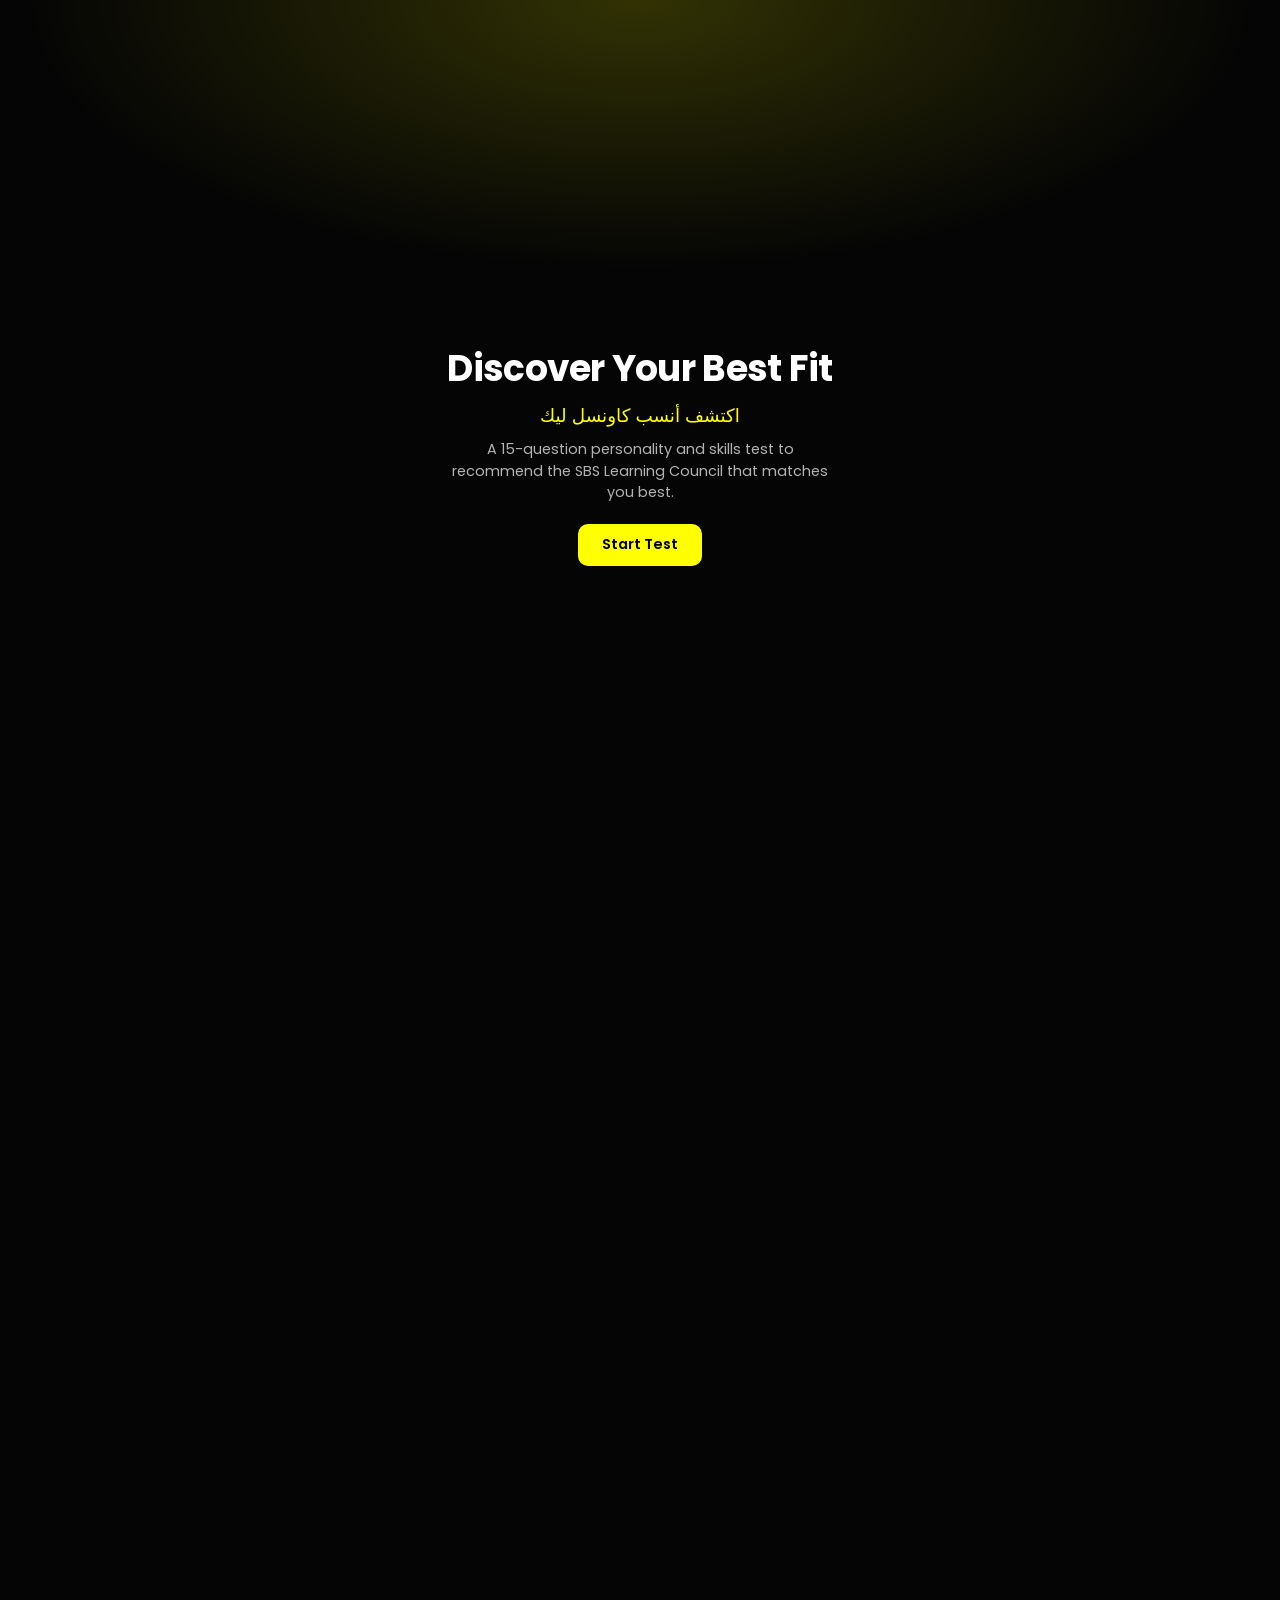
<file: console-test.html>
<!DOCTYPE html>
<html lang="en" dir="ltr">
<head>
  <meta charset="UTF-8" />
  <style>html,body{background:#050505;color:#fff;margin:0}</style>
  <meta name="viewport" content="width=device-width, initial-scale=1.0" />
  <title>Console Recommendation Test | SBS – Step By Step</title>
  <meta name="description" content="Discover which SBS Learning Council fits you best. 15-question personality and skills test." />
  <link rel="icon" type="image/png" href="SBS LOGO - PNG.png" />
  <link href="https://fonts.googleapis.com/css2?family=Poppins:wght@300;400;500;600;700&display=swap" rel="stylesheet" />
  <link rel="stylesheet" href="css/console-test.css?v=2" />
</head>
<body>
  <div class="test-wrap">
    <!-- Progress bar (visible during questions) -->
    <div class="progress-wrap" id="progressWrap" aria-hidden="true">
      <div class="progress-bar" role="progressbar" aria-valuenow="0" aria-valuemin="0" aria-valuemax="100">
        <div class="progress-fill" id="progressFill"></div>
      </div>
      <p class="progress-text" id="progressText">Question 1 of 15</p>
    </div>

    <!-- Hero / Start screen -->
    <section class="screen screen-hero active" id="screenHero">
      <div class="hero-bg"></div>
      <div class="container hero-inner">
        <h1 class="hero-title">Discover Your Best Fit</h1>
        <p class="hero-subtitle" lang="ar">اكتشف أنسب كاونسل ليك</p>
        <p class="hero-desc">A 15-question personality and skills test to recommend the SBS Learning Council that matches you best.</p>
        <button type="button" class="btn btn-primary" id="startBtn">Start Test</button>
      </div>
    </section>

    <!-- Question screen (one question at a time) -->
    <section class="screen screen-questions" id="screenQuestions" aria-hidden="true">
      <div class="container question-inner">
        <div class="question-card" id="questionCard">
          <h2 class="question-title" id="questionTitleEn"></h2>
          <p class="question-title-ar" id="questionTitleAr" lang="ar"></p>
          <div class="options" id="optionsList" role="radiogroup" aria-label="Choose one option"></div>
          <p class="field-error" id="questionError"></p>
          <div class="question-actions">
            <button type="button" class="btn btn-outline" id="prevBtn" aria-label="Previous question">Previous</button>
            <button type="button" class="btn btn-primary" id="nextBtn">Next</button>
          </div>
        </div>
      </div>
    </section>

    <!-- Result screen -->
    <section class="screen screen-result" id="screenResult" aria-hidden="true">
      <div class="container result-inner">
        <div class="result-card" id="resultCard">
          <p class="result-kicker">Your Recommended Council</p>
          <h2 class="result-title" id="resultTitle"></h2>
          <p class="result-title-ar" id="resultTitleAr" lang="ar"></p>
          <p class="result-explanation" id="resultExplanation"></p>
          <p class="result-description" id="resultDescription"></p>
          <a href="join.html" class="btn btn-primary btn-apply" id="applyBtn">Apply to This Council</a>
          <button type="button" class="btn btn-outline btn-retake" id="retakeBtn">Retake Test</button>
        </div>
      </div>
    </section>
  </div>

  <script src="js/console-test.js"></script>
</body>
</html>
</file>
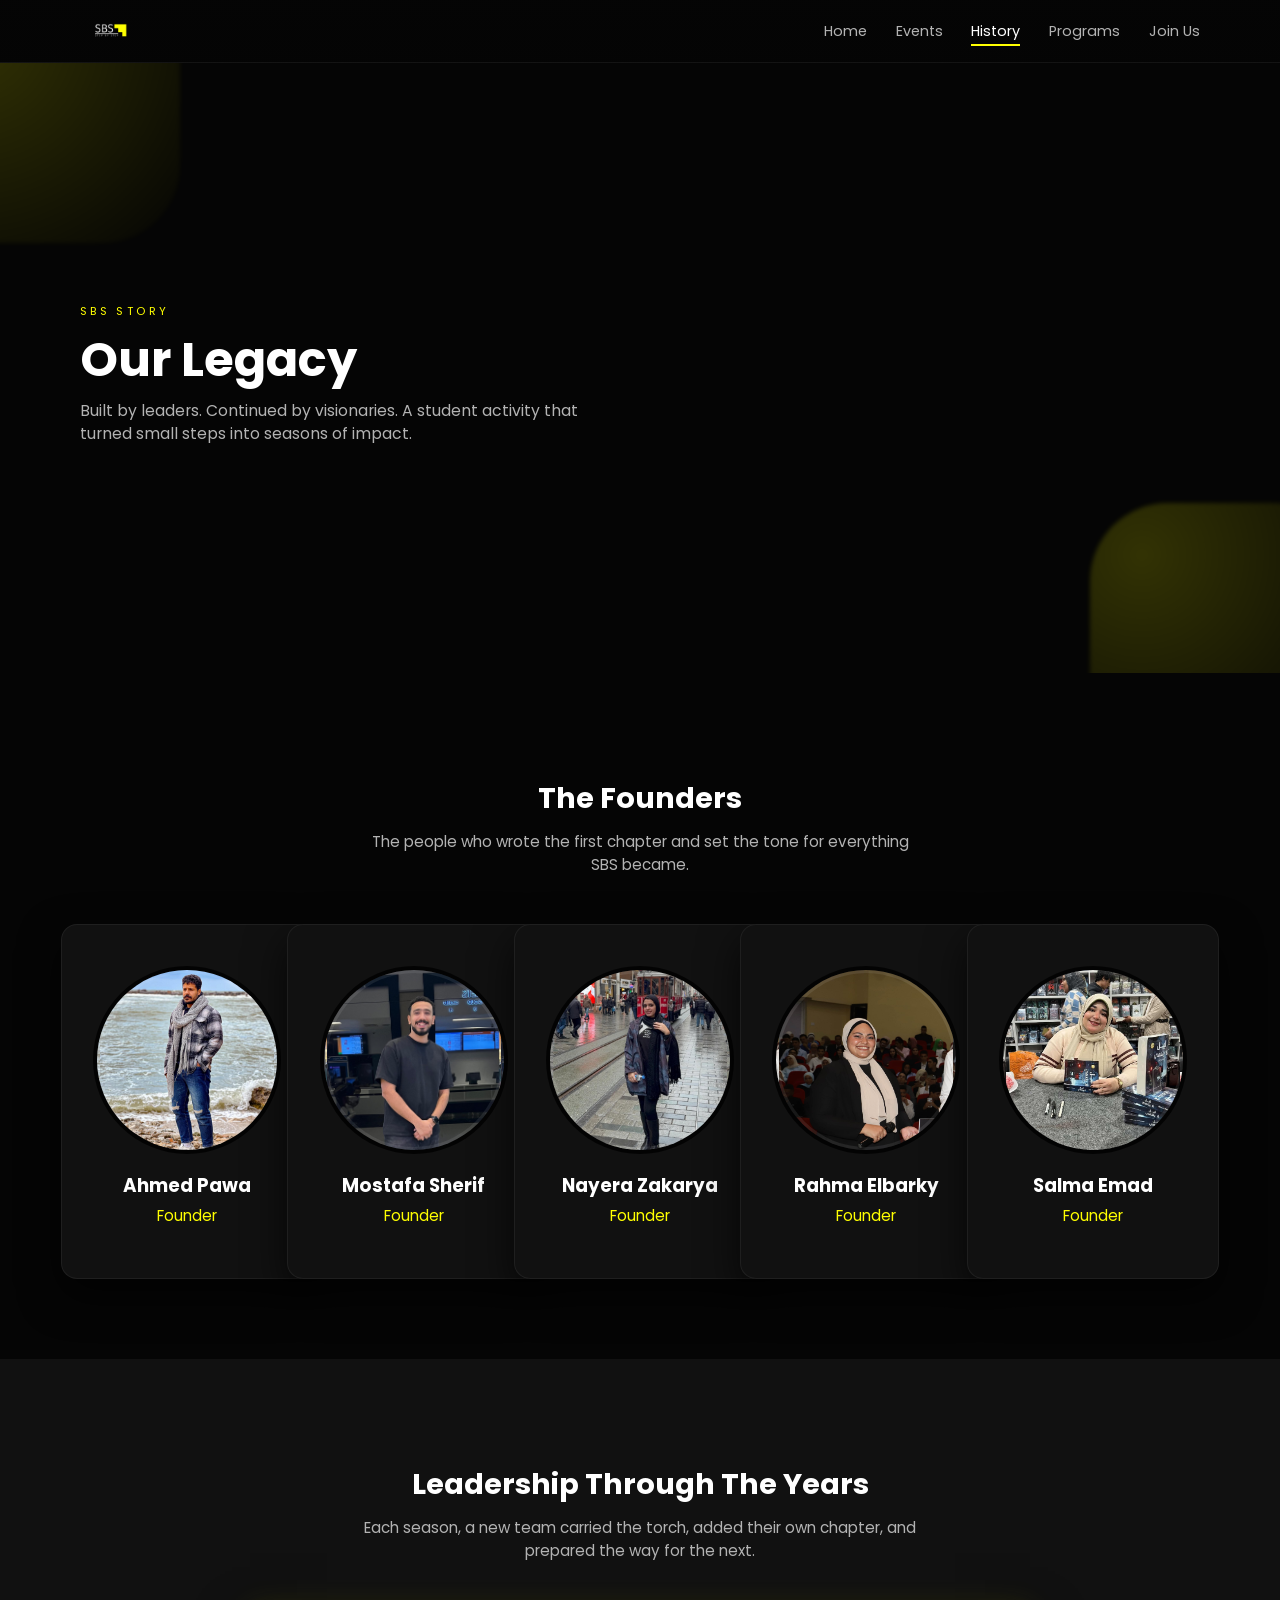
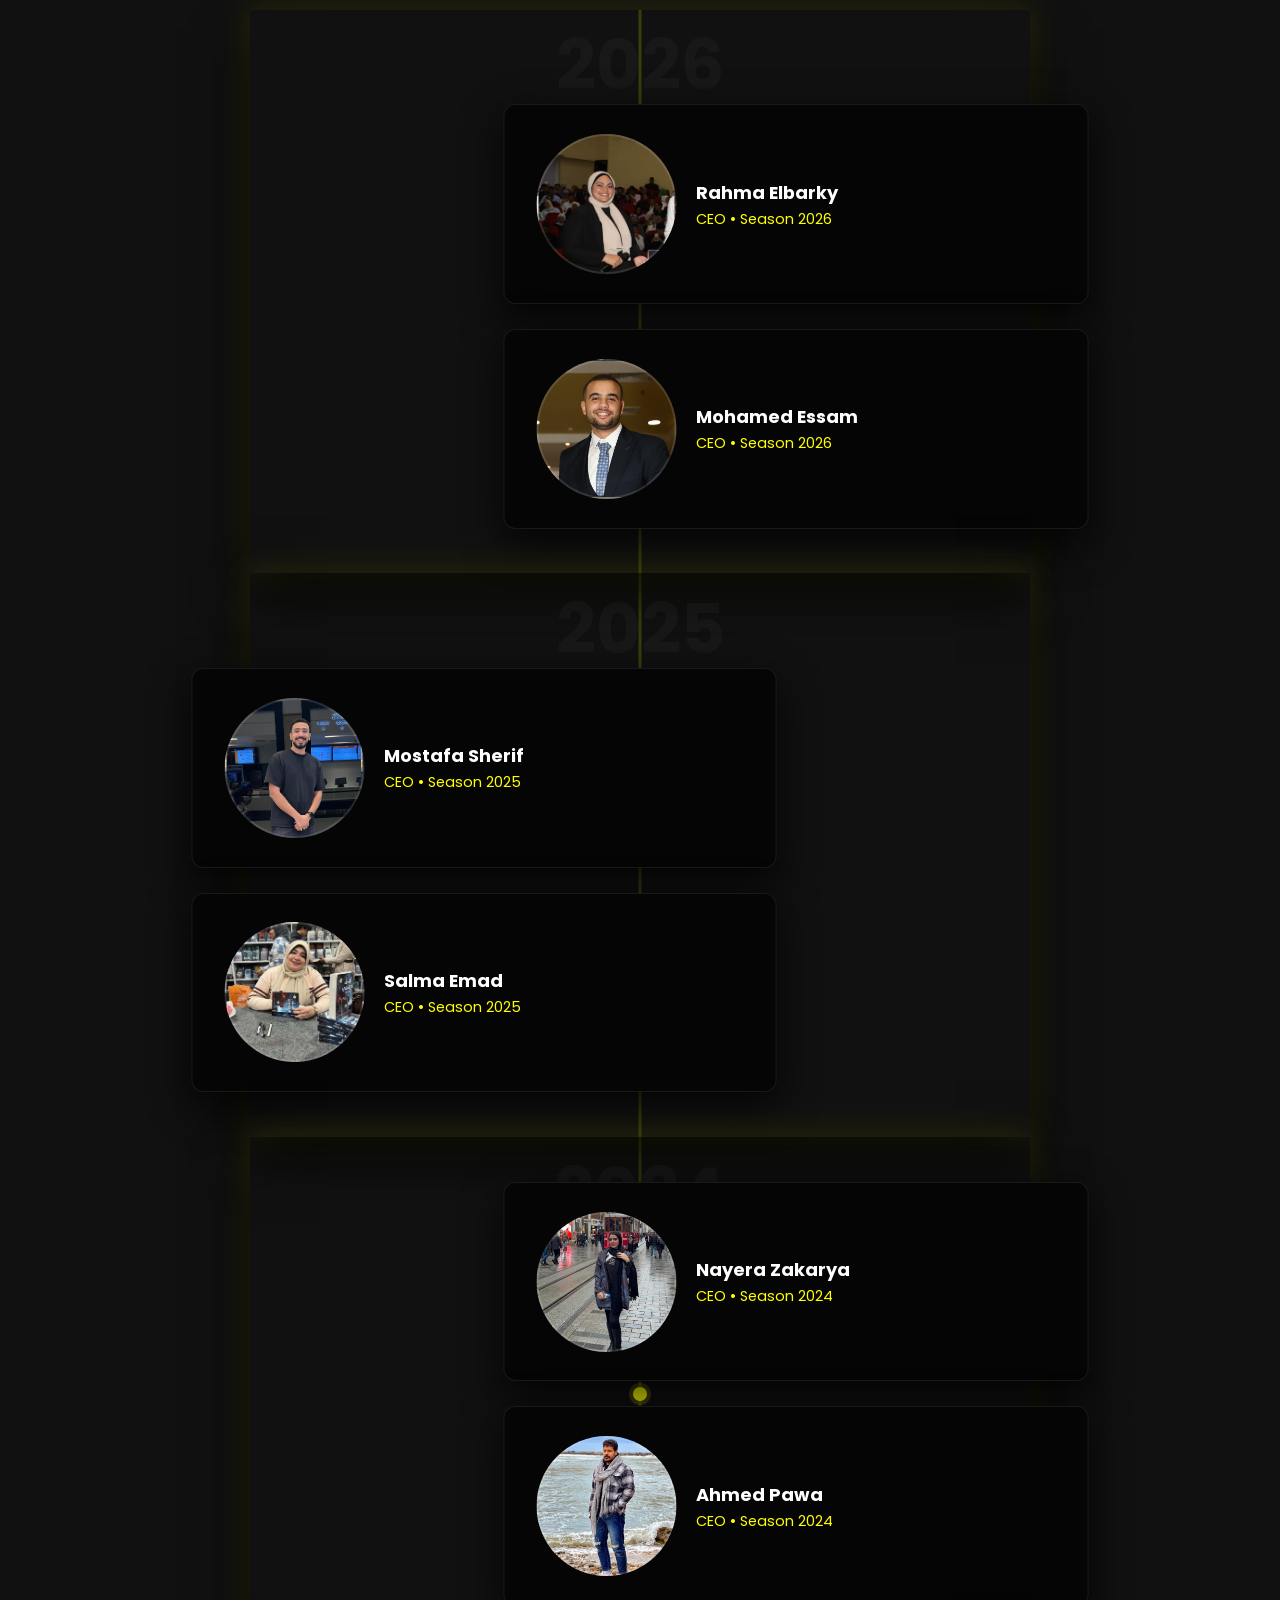
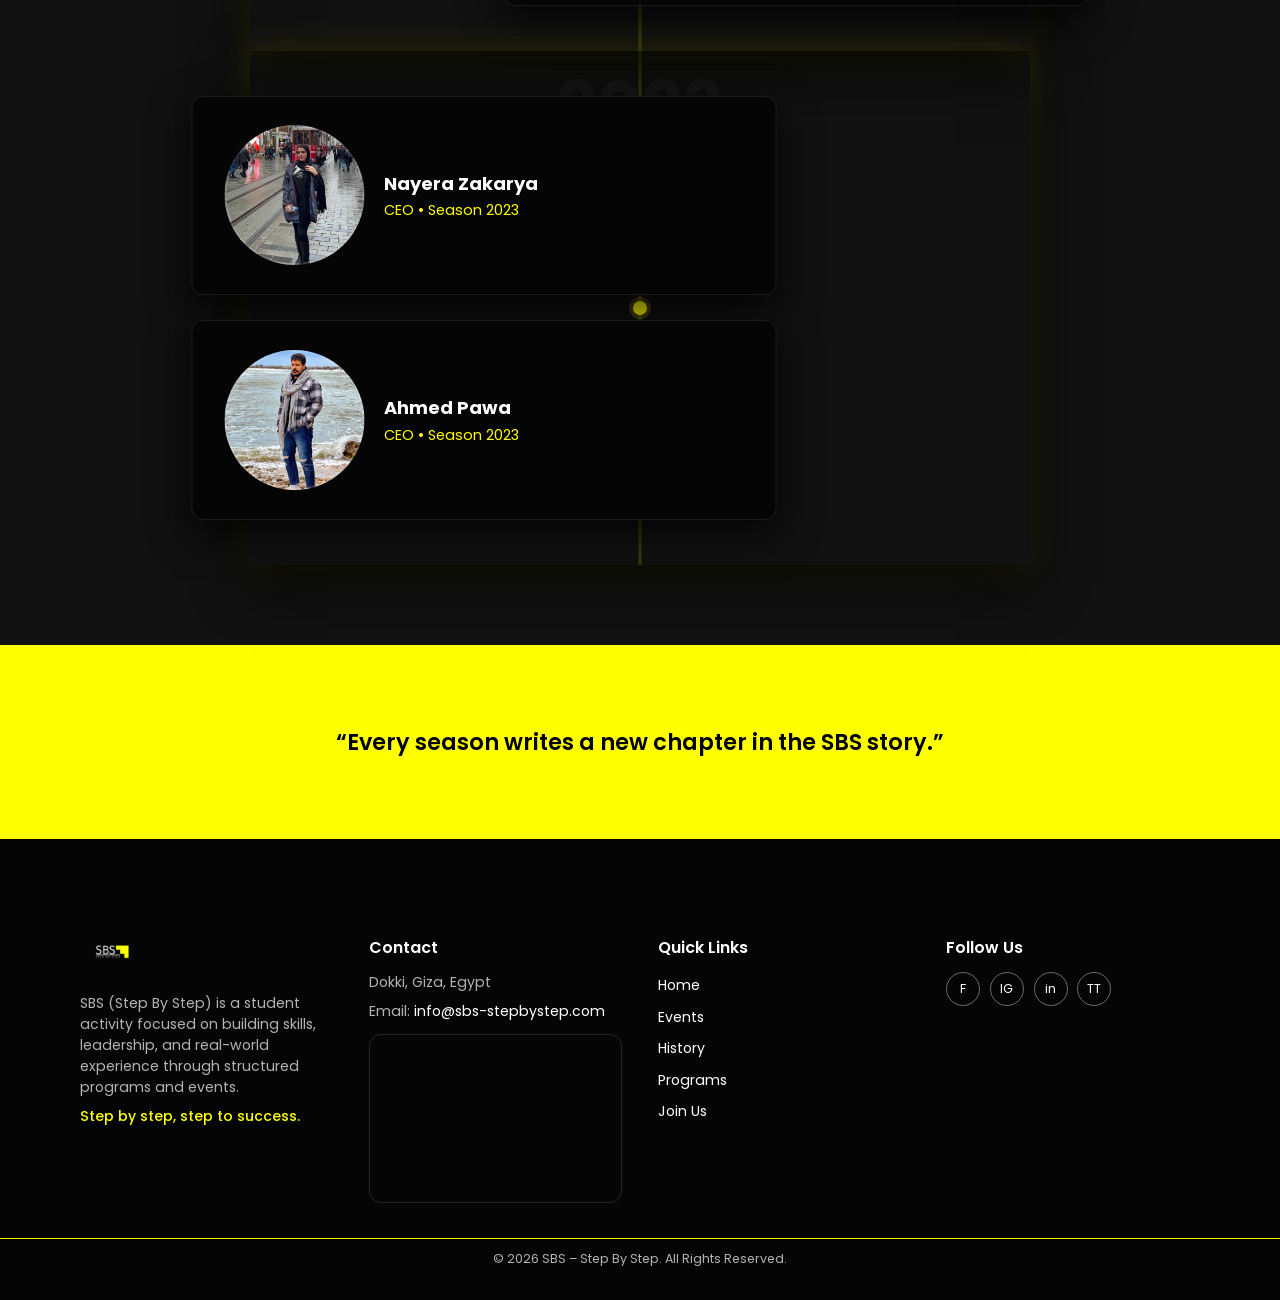
<file: history.html>
<!DOCTYPE html>
<html lang="en">
<head>
  <meta charset="UTF-8" />
  <title>SBS – Step By Step | History</title>
  <meta name="viewport" content="width=device-width, initial-scale=1.0" />

  <!-- SEO -->
  <meta name="description" content="Discover the legacy of SBS – Step By Step, the founders, and the leaders who shaped the journey season after season." />
  <meta name="keywords" content="SBS history, Step By Step, founders, leadership, student activity" />
  <meta name="author" content="SBS – Step By Step" />
  <link rel="icon" type="image/png" href="./SBS LOGO - PNG.png" />
  <link rel="apple-touch-icon" href="./SBS LOGO - PNG.png" />

  <meta property="og:title" content="SBS – Step By Step" />
  <meta
    property="og:description"
    content="Start your journey step by step. Join SBS to learn, build real projects, and grow with a strong student community."
  />
  <meta property="og:type" content="website" />
  <meta property="og:locale" content="en_US" />
   <meta property="og:image" content="./SBS LOGO - PNG.png" />
  <!-- Fonts -->
  <link href="https://fonts.googleapis.com/css2?family=Poppins:wght@300;400;500;600;700&display=swap" rel="stylesheet" />

  <!-- Styles -->
  <link rel="stylesheet" href="css/history.css" />
</head>
<body>
  <!-- ================= NAVBAR ================= -->
  <header class="navbar" id="navbar">
    <div class="container nav-inner">
      <a href="home.html#home" class="nav-logo">
        <img src="SBS LOGO - PNG.png" alt="SBS – Step By Step Logo" class="nav-logo-img" />
      </a>

      <nav class="nav-links" id="navLinks">
        <a href="home.html#home" class="nav-link">Home</a>
        <a href="events.html" class="nav-link">Events</a>
        <a href="history.html" class="nav-link nav-link--active">History</a>
        <a href="programs.html" class="nav-link">Programs</a>
        <a href="join.html" class="nav-link">Join Us</a>
      </nav>

      <button class="nav-toggle" id="navToggle" aria-label="Toggle navigation">
        <span></span>
        <span></span>
      </button>
    </div>
  </header>

  <!-- ================= MAIN ================= -->
  <main>
    <!-- ========== HERO SECTION ========== -->
    <section class="section hero">
      <div class="hero-glow hero-glow--left"></div>
      <div class="hero-glow hero-glow--right"></div>

      <div class="container hero-inner fade-in">
        <div class="hero-content">
          <p class="hero-kicker">SBS STORY</p>
          <h1 class="hero-title">Our Legacy</h1>
          <p class="hero-subtitle">
            Built by leaders. Continued by visionaries. A student activity that turned small steps into seasons of impact.
          </p>
        </div>
      </div>
    </section>

    <!-- ========== FOUNDERS SECTION ========== -->
    <section class="section founders">
      <div class="container">
        <header class="section-header">
          <h2 class="section-title">The Founders</h2>
          <p class="section-subtitle">
            The people who wrote the first chapter and set the tone for everything SBS became.
          </p>
        </header>

        <div class="founders-grid">
          <article class="founder-card">
            <div class="founder-avatar" style="background-image: url('img/Founders/ahmed pawa.jpeg');"></div>
            <h3 class="founder-name">Ahmed Pawa</h3>
            <p class="founder-role">Founder</p>
            <p class="founder-quote" style="display:none">“We didn’t just want events, we wanted a mindset that follows students long after graduation.”</p>
          </article>

          <article class="founder-card">
            <div class="founder-avatar" style="background-image: url('img/Founders/mostafa sherif.jpeg');"></div>
            <h3 class="founder-name">Mostafa Sherif</h3>
            <p class="founder-role">Founder</p>
            <p class="founder-quote" style="display:none">“Every workshop was designed to be somebody’s first step into something bigger.”</p>
          </article>

          <article class="founder-card">
            <div class="founder-avatar" style="background-image: url('img/Founders/nayera zakarya.jpeg');"></div>
            <h3 class="founder-name">Nayera Zakarya</h3>
            <p class="founder-role">Founder</p>
            <p class="founder-quote" style="display:none">“SBS was always about people first. Projects were just how we brought them together.”</p>
          </article>

          <article class="founder-card">
            <div class="founder-avatar" style="background-image: url('img/Founders/rahma elbarky.jpeg');"></div>
            <h3 class="founder-name">Rahma Elbarky</h3>
            <p class="founder-role">Founder</p>
            </article>

          <article class="founder-card">
            <div class="founder-avatar" style="background-image: url('img/Founders/salma emad.jpeg');"></div>
            <h3 class="founder-name">Salma Emad</h3>
            <p class="founder-role">Founder</p>
            </article>
        </div>
      </div>
    </section>

    <!-- ========== LEADERSHIP TIMELINE ========== -->
    <section class="section section-dark leadership">
      <div class="container">
        <header class="section-header">
          <h2 class="section-title">Leadership Through The Years</h2>
          <p class="section-subtitle">
            Each season, a new team carried the torch, added their own chapter, and prepared the way for the next.
          </p>
        </header>

        <div class="timeline-wrapper" id="timelineWrapper">
          <div class="timeline-line">
            <div class="timeline-line-fill" id="timelineFill"></div>
          </div>

          <!-- 2026 - Mohamed -->
          <article class="timeline-item hidden">
            <span class="timeline-year-ghost">2026</span>
            <br><br>
            <div class="timeline-dot"></div>
            <div class="timeline-card timeline-card--right">
              <div class="leader-info">
                <div class="leader-avatar" style="background-image: url('img/CEOs/rahma elbarky CEO26.jpeg');"></div>
                <div>
                  <h3 class="leader-name">Rahma Elbarky</h3>
                  <p class="leader-role">CEO • Season 2026</p>
                </div>
              </div>
            </div>
            <br>
            <div class="timeline-card timeline-card--right">
              
              <div class="leader-info">
                <div class="leader-avatar" style="background-image: url('img/CEOs/Mohamed Essam CEO26.jpeg');"></div>
                <div>
                  <h3 class="leader-name">Mohamed Essam</h3>
                  <p class="leader-role">CEO • Season 2026</p>
                </div>
              </div>
            </div>
          </article>


          <!-- 2025 - Mostafa -->
          <article class="timeline-item hidden">
            <span class="timeline-year-ghost">2025</span>
            <br><br>
            <div class="timeline-dot"></div>
            <div class="timeline-card timeline-card--left">
              <div class="leader-info">
                <div class="leader-avatar" style="background-image:  url('img/Founders/mostafa sherif.jpeg');"></div>
                <div>
                  <h3 class="leader-name">Mostafa Sherif</h3>
                  <p class="leader-role">CEO • Season 2025</p>
                </div>
              </div>
            </div>
            <br>
            <div class="timeline-card timeline-card--left">
              <div class="leader-info">
                <div class="leader-avatar" style="background-image: url('img/CEOs/salma emad CEO25.jpeg');"></div>
                <div>
                  <h3 class="leader-name">Salma Emad</h3>
                  <p class="leader-role">CEO • Season 2025</p>
                </div>
              </div>
            </div>
          </article>


          <!-- 2024 - Pawa -->
          <article class="timeline-item hidden">
            <span class="timeline-year-ghost">2024</span>
            <div class="timeline-dot"></div>
            <div class="timeline-card timeline-card--right">
              <div class="leader-info">
                <div class="leader-avatar" style="background-image: url('img/Founders/nayera zakarya.jpeg');"></div>
                <div>
                  <h3 class="leader-name">Nayera Zakarya</h3>
                  <p class="leader-role">CEO • Season 2024</p>
                </div>
              </div>
            </div>
            <br>
            <div class="timeline-card timeline-card--right">
              <div class="leader-info">
                <div class="leader-avatar" style="background-image: url('img/CEOs/ahmed pawa CEO24 & 23.jpeg');"></div>
                <div>
                  <h3 class="leader-name">Ahmed Pawa</h3>
                  <p class="leader-role">CEO • Season 2024</p>
                </div>
              </div>
            </div>
          </article>


          <article class="timeline-item hidden">
            <span class="timeline-year-ghost">2023</span>
            <div class="timeline-dot"></div>
            <div class="timeline-card timeline-card--left">
              <div class="leader-info">
                <div class="leader-avatar" style="background-image: url('img/Founders/nayera zakarya.jpeg');"></div>
                <div>
                  <h3 class="leader-name">Nayera Zakarya</h3>
                  <p class="leader-role">CEO • Season 2023</p>
                </div>
              </div>
            </div>
            <br>
            <div class="timeline-card timeline-card--left">
              <div class="leader-info">
                <div class="leader-avatar" style="background-image: url('img/CEOs/ahmed pawa CEO24 & 23.jpeg');"></div>
                <div>
                  <h3 class="leader-name">Ahmed Pawa</h3>
                  <p class="leader-role">CEO • Season 2023</p>
                </div>
              </div>
            </div>
          </article>
        </div>
      </div>
    </section>

    <!-- ========== FINAL QUOTE ========== -->
    <section class="section final-quote">
      <div class="container">
        <p class="final-quote-text">
          “Every season writes a new chapter in the SBS story.”
        </p>
      </div>
    </section>
  </main>

  <!-- ================= GLOBAL FOOTER ================= -->
  <footer class="sbs-footer">
    <div class="container sbs-footer-inner">
      <!-- About SBS -->
      <div class="sbs-footer-col sbs-footer-about">
        <img
          src="SBS LOGO - PNG.png"
          alt="SBS – Step By Step Logo"
          class="sbs-footer-logo"
        />
        <p class="sbs-footer-text">
          SBS (Step By Step) is a student activity focused on building skills,
          leadership, and real-world experience through structured programs and events.
          <em class="sbs-footer-slogan">Step by step, step to success.</em>
        </p>
      </div>

      <!-- Contact -->
      <div class="sbs-footer-col sbs-footer-contact">
        <h3 class="sbs-footer-title">Contact</h3>
        <p class="sbs-footer-text">Dokki, Giza, Egypt</p>
        <!-- <p class="sbs-footer-text">
          Phone: +20 100 000 0000<br />
          WhatsApp: +20 120 000 0000
        </p> -->
        <p class="sbs-footer-text">
          Email:
          <a href="mailto:info@sbs-stepbystep.com" class="sbs-footer-link">
            info@sbs-stepbystep.com
          </a>
        </p>
        <div class="sbs-footer-map">
          <iframe
            src="https://www.google.com/maps/embed?pb=!1m18!1m12!1m3!1d3454.302399215964!2d31.204!3d30.044!2m3!1f0!2f0!3f0!3m2!1i1024!2i768!4f13.1!3m3!1m2!1s0x14584588c5e2b7bd%3A0x3b8e00b1a5f0b3ab!2sDokki%2C%20Giza%2C%20Egypt!5e0!3m2!1sen!2seg!4v1700000000000"
            loading="lazy"
            referrerpolicy="no-referrer-when-downgrade"
            allowfullscreen
          ></iframe>
        </div>
      </div>

      <!-- Quick Links -->
      <div class="sbs-footer-col sbs-footer-links">
        <h3 class="sbs-footer-title">Quick Links</h3>
        <ul class="sbs-footer-links-list">
          <li><a href="home.html#home" class="sbs-footer-link">Home</a></li>
          <li><a href="events.html" class="sbs-footer-link">Events</a></li>
          <li><a href="history.html" class="sbs-footer-link">History</a></li>
          <li><a href="programs.html" class="sbs-footer-link">Programs</a></li>
          <li><a href="join.html" class="sbs-footer-link">Join Us</a></li>
        </ul>
      </div>

      <!-- Social -->
      <div class="sbs-footer-col sbs-footer-social">
        <h3 class="sbs-footer-title">Follow Us</h3>
        <div class="sbs-footer-social-row">
          <a href="#" class="sbs-footer-social-icon" aria-label="Facebook">F</a>
          <a href="#" class="sbs-footer-social-icon" aria-label="Instagram">IG</a>
          <a href="#" class="sbs-footer-social-icon" aria-label="LinkedIn">in</a>
          <a href="#" class="sbs-footer-social-icon" aria-label="TikTok">TT</a>
        </div>
      </div>
    </div>

    <div class="sbs-footer-bottom">
      <div class="container sbs-footer-bottom-inner">
        <p class="sbs-footer-bottom-text">
          © <span id="sbs-footer-year">2026</span> SBS – Step By Step. All Rights Reserved.
        </p>
      </div>
    </div>
  </footer>

  <!-- Scripts -->
  <script src="js/history.js"></script>
  <script>
    (function () {
      var span = document.getElementById('sbs-footer-year');
      if (span) span.textContent = new Date().getFullYear();
    })();
  </script>
</body>
</html>
</file>
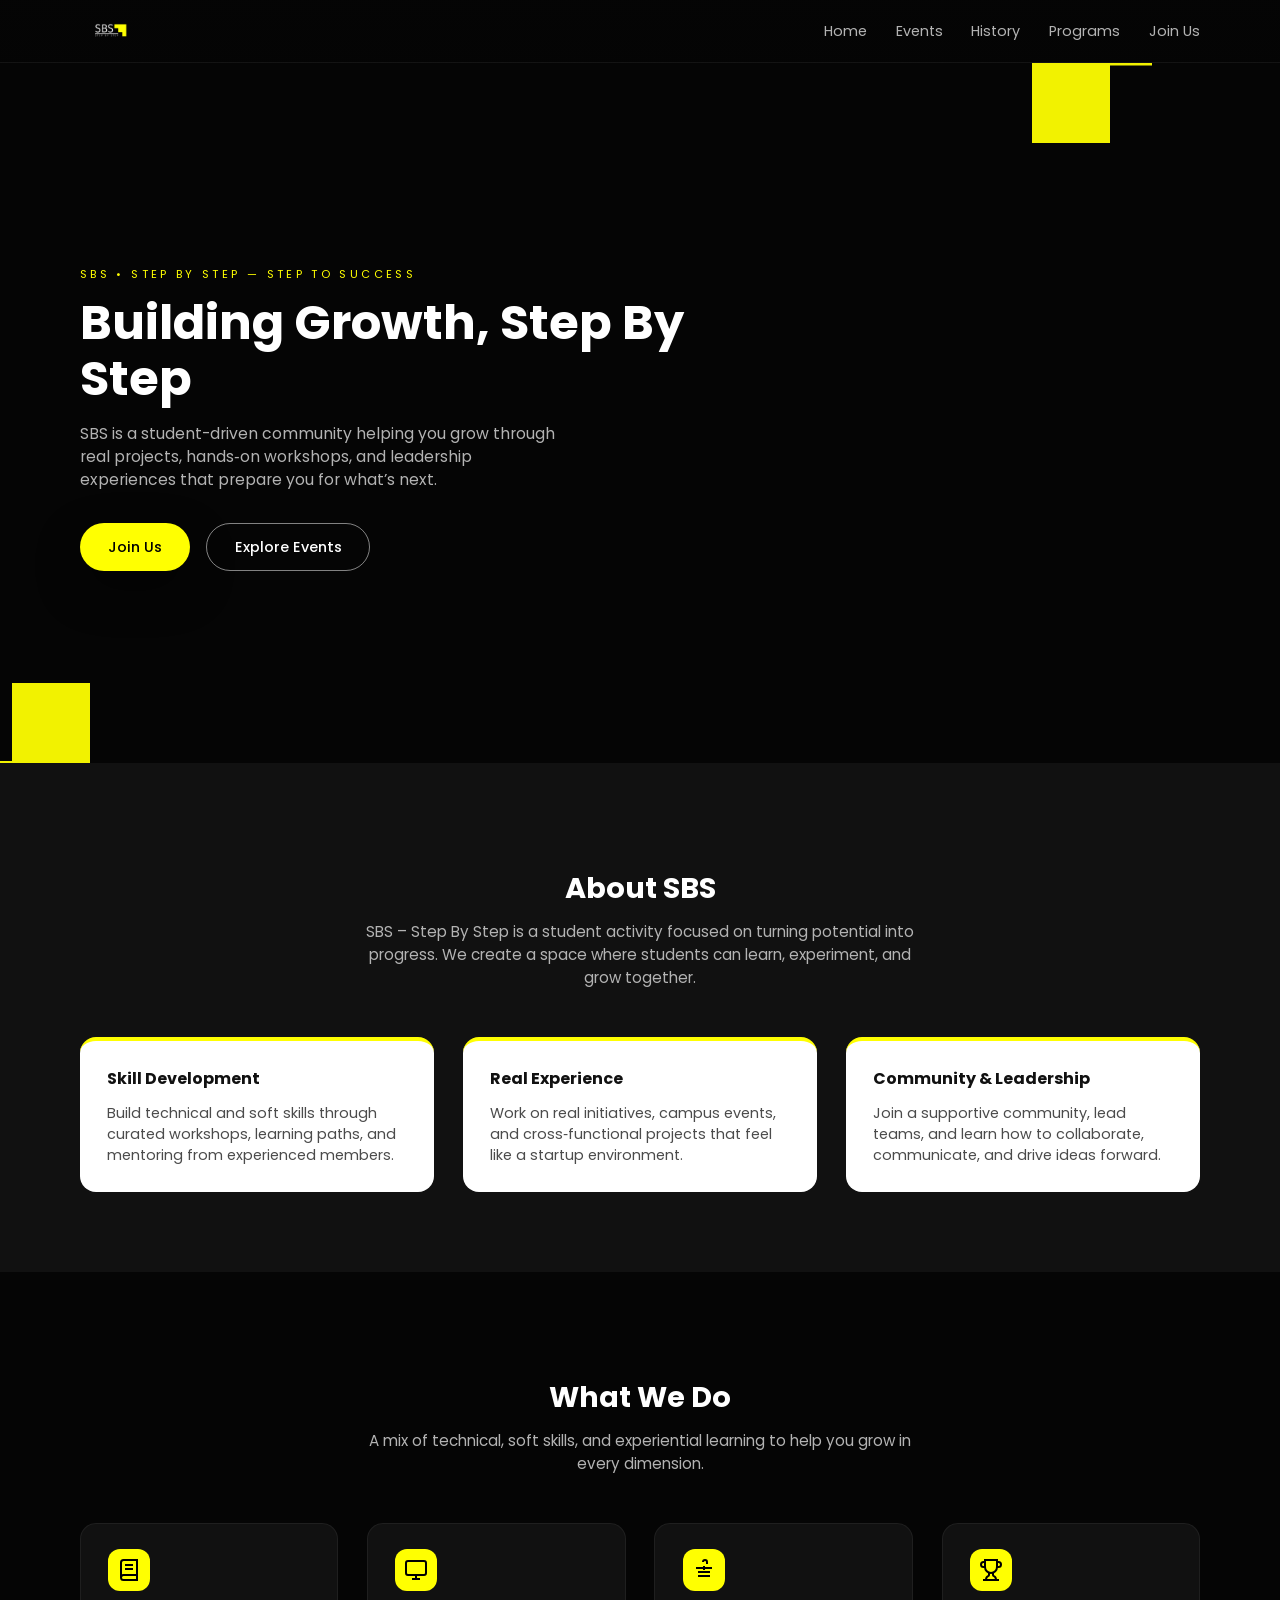
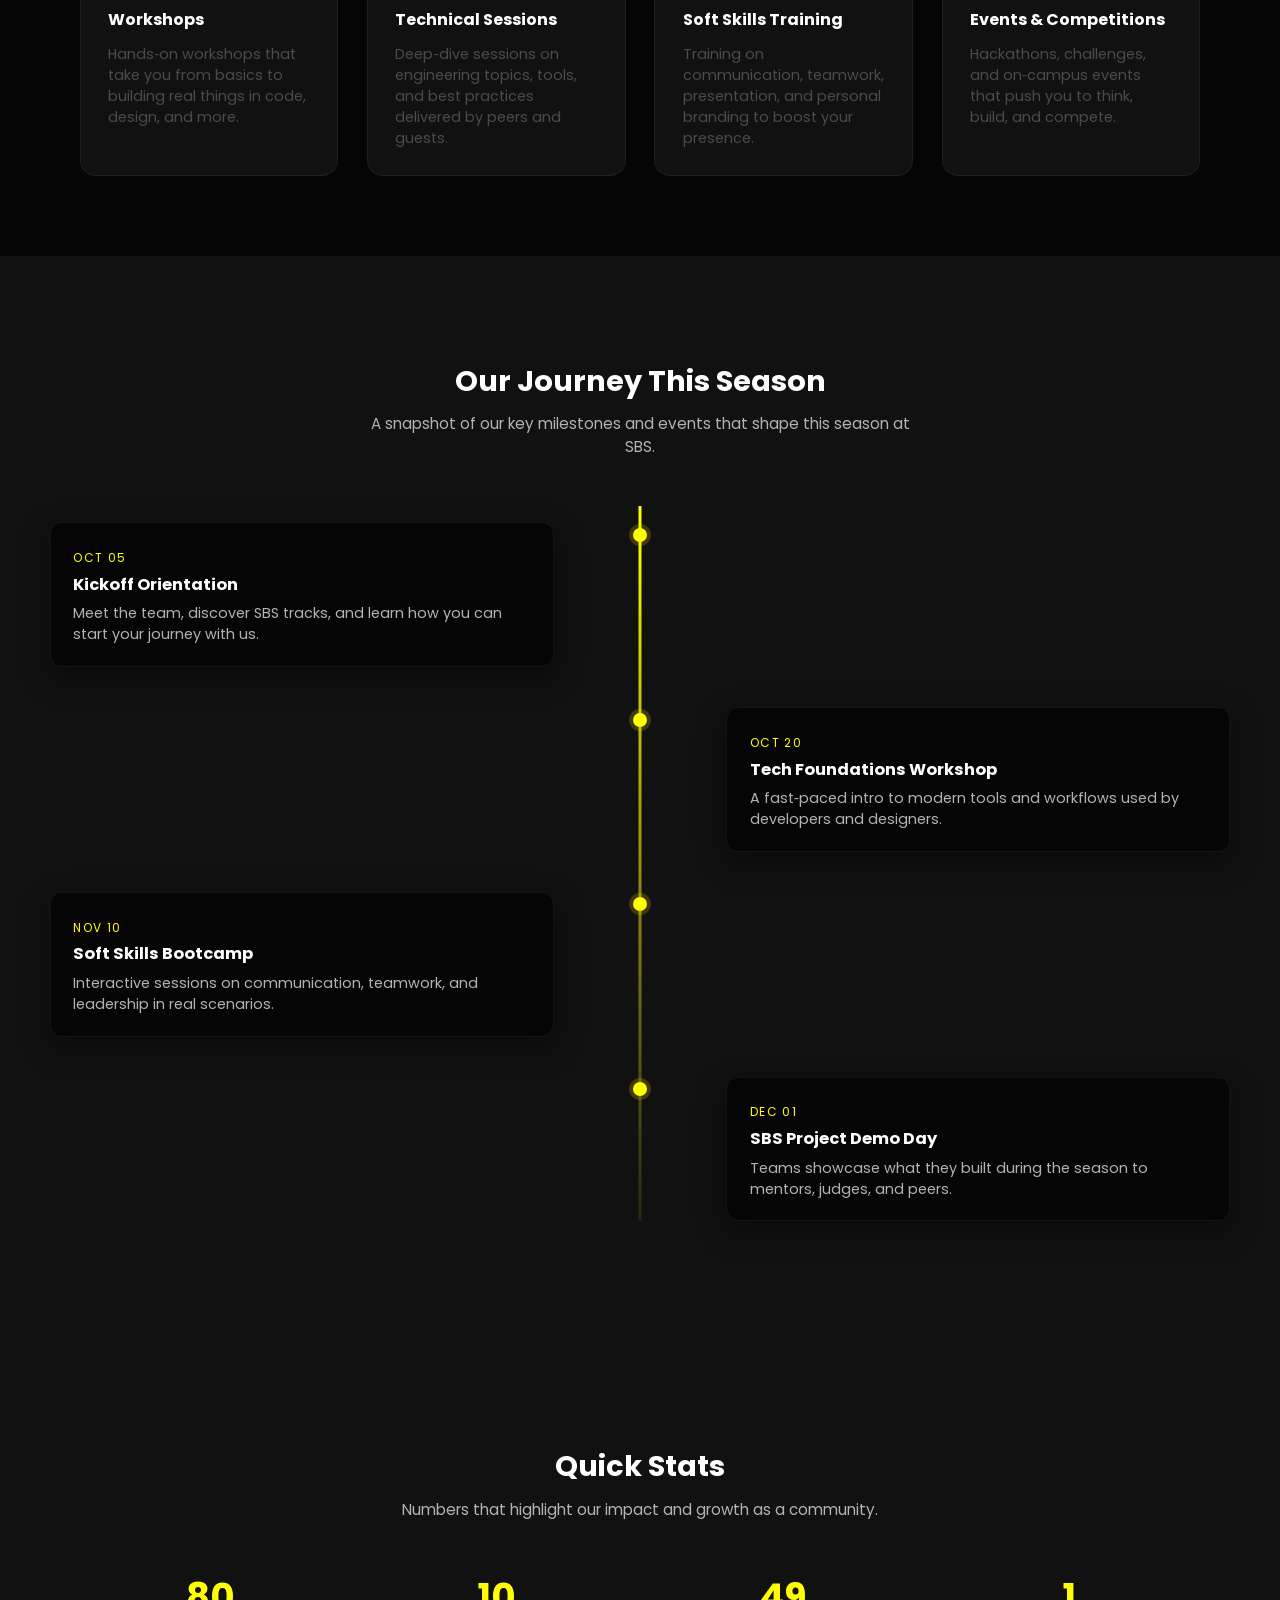
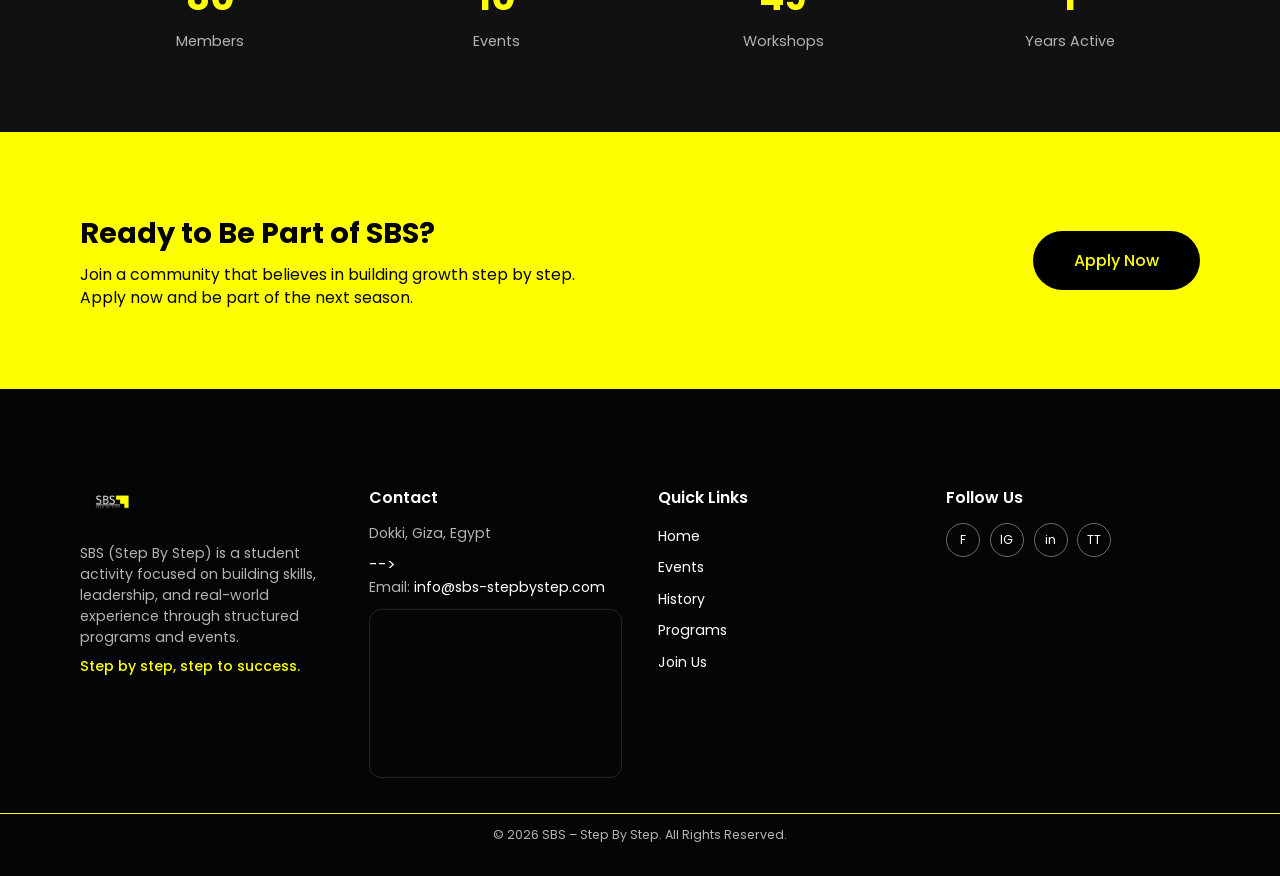
<file: home.html>
<!DOCTYPE html>
<html lang="en">
<head>
  <meta charset="UTF-8" />
  <style>html,body{background:#050505;color:#fff;margin:0}</style>
  <title>SBS – Step By Step | Home</title>
  <meta name="viewport" content="width=device-width, initial-scale=1.0" />

  <!-- SEO -->
  <meta name="description" content="SBS – Step By Step is a student activity that builds skills, real experience, and leadership through workshops, programs, and events." />
  <meta name="keywords" content="SBS, Step By Step, student activity, workshops, events, leadership, engineering, university" />
  <meta name="author" content="SBS – Step By Step" />
  <link rel="icon" type="image/png" href="./SBS LOGO - PNG.png" />
  <link rel="apple-touch-icon" href="./SBS LOGO - PNG.png" />

  <meta property="og:title" content="SBS – Step By Step" />
  <meta
    property="og:description"
    content="Start your journey step by step. Join SBS to learn, build real projects, and grow with a strong student community."
  />
  <meta property="og:type" content="website" />
  <meta property="og:locale" content="en_US" />
   <meta property="og:image" content="./SBS LOGO - PNG.png" />
  <!-- Fonts -->
  <link href="https://fonts.googleapis.com/css2?family=Poppins:wght@300;400;500;600;700&display=swap" rel="stylesheet" />

  <!-- Styles -->
  <link rel="stylesheet" href="css/home.css?v=2" />
</head>
<body>
  <!-- ================= NAVBAR ================= -->
  <header class="navbar" id="navbar">
    <div class="container nav-inner">
      <a href="#home" class="nav-logo">
        <img src="SBS LOGO - PNG.png" alt="SBS – Step By Step Logo" class="nav-logo-img" />
      </a>

      <nav class="nav-links" id="navLinks">
        <a href="home.html#home" class="nav-link nav-link--active">Home</a>
        <a href="events.html" class="nav-link">Events</a>
        <a href="history.html" class="nav-link">History</a>
        <a href="programs.html" class="nav-link">Programs</a>
        <a href="join.html" class="nav-link">Join Us</a>
      </nav>

      <button class="nav-toggle" id="navToggle" aria-label="Toggle navigation">
        <span></span>
        <span></span>
      </button>
    </div>
  </header>

  <!-- ================= MAIN ================= -->
  <main>
    <!-- ========== HERO / HOME ========== -->
    <section id="home" class="hero section">
      <div class="hero-bg-corner hero-bg-corner--top-right"></div>
      <div class="hero-bg-corner hero-bg-corner--bottom-left"></div>

      <div class="container hero-inner fade-in">
        <div class="hero-content">
          <p class="hero-kicker">SBS • Step By Step — Step to Success</p>
          <h1 class="hero-title">Building Growth, Step By Step</h1>
          <p class="hero-text">
            SBS is a student-driven community helping you grow through real projects, hands‑on workshops,
            and leadership experiences that prepare you for what’s next.
          </p>
          <div class="hero-actions">
            <a href="join.html" class="btn btn-primary">Join Us</a>
            <a href="#events" class="btn btn-outline">Explore Events</a>
          </div>
        </div>
      </div>
    </section>

    <!-- ========== ABOUT ========== -->
    <section id="history" class="section section-dark">
      <div class="container">
        <header class="section-header">
          <h2 class="section-title">About SBS</h2>
          <p class="section-subtitle">
            SBS – Step By Step is a student activity focused on turning potential into progress. We create a space
            where students can learn, experiment, and grow together.
          </p>
        </header>

        <div class="card-grid about-grid">
          <article class="card about-card">
            <h3 class="card-title">Skill Development</h3>
            <p class="card-text">
              Build technical and soft skills through curated workshops, learning paths, and mentoring from experienced members.
            </p>
          </article>

          <article class="card about-card">
            <h3 class="card-title">Real Experience</h3>
            <p class="card-text">
              Work on real initiatives, campus events, and cross‑functional projects that feel like a startup environment.
            </p>
          </article>

          <article class="card about-card">
            <h3 class="card-title">Community &amp; Leadership</h3>
            <p class="card-text">
              Join a supportive community, lead teams, and learn how to collaborate, communicate, and drive ideas forward.
            </p>
          </article>
        </div>
      </div>
    </section>

    <!-- ========== WHAT WE DO / PROGRAMS ========== -->
    <section id="programs" class="section">
      <div class="container">
        <header class="section-header">
          <h2 class="section-title">What We Do</h2>
          <p class="section-subtitle">
            A mix of technical, soft skills, and experiential learning to help you grow in every dimension.
          </p>
        </header>

        <div class="card-grid services-grid">
          <article class="service-card">
            <div class="service-icon" aria-hidden="true"><svg width="24" height="24" viewBox="0 0 24 24" fill="none" stroke="currentColor" stroke-width="2"><path d="M4 19.5A2.5 2.5 0 0 1 6.5 17H20"/><path d="M6.5 2H20v20H6.5A2.5 2.5 0 0 1 4 19.5v-15A2.5 2.5 0 0 1 6.5 2z"/><path d="M8 7h8"/><path d="M8 11h8"/></svg></div>
            <h3 class="card-title">Workshops</h3>
            <p class="card-text">
              Hands‑on workshops that take you from basics to building real things in code, design, and more.
            </p>
          </article>

          <article class="service-card">
            <div class="service-icon" aria-hidden="true"><svg width="24" height="24" viewBox="0 0 24 24" fill="none" stroke="currentColor" stroke-width="2"><rect x="2" y="3" width="20" height="14" rx="2"/><path d="M8 21h8"/><path d="M12 17v4"/></svg></div>
            <h3 class="card-title">Technical Sessions</h3>
            <p class="card-text">
              Deep‑dive sessions on engineering topics, tools, and best practices delivered by peers and guests.
            </p>
          </article>

          <article class="service-card">
            <div class="service-icon" aria-hidden="true"><svg width="24" height="24" viewBox="0 0 24 24" fill="none" stroke="currentColor" stroke-width="2"><path d="M11 4a2 2 0 1 1 4 0v2"/><path d="M12 8v4"/><path d="M6 14h12"/><path d="M6 18h12"/><path d="M4 10h16"/></svg></div>
            <h3 class="card-title">Soft Skills Training</h3>
            <p class="card-text">
              Training on communication, teamwork, presentation, and personal branding to boost your presence.
            </p>
          </article>

          <article class="service-card">
            <div class="service-icon" aria-hidden="true"><svg width="24" height="24" viewBox="0 0 24 24" fill="none" stroke="currentColor" stroke-width="2"><path d="M6 9H4.5a2.5 2.5 0 0 1 0-5H6"/><path d="M18 9h1.5a2.5 2.5 0 0 0 0-5H18"/><path d="M4 22h16"/><path d="M10 14.66V17c0 .55-.47.98-.97 1.21C7.85 18.75 7 20 7 22"/><path d="M14 14.66V17c0 .55.47.98.97 1.21C16.15 18.75 17 20 17 22"/><path d="M18 2H6v7a6 6 0 0 0 12 0V2Z"/></svg></div>
            <h3 class="card-title">Events &amp; Competitions</h3>
            <p class="card-text">
              Hackathons, challenges, and on‑campus events that push you to think, build, and compete.
            </p>
          </article>
        </div>
      </div>
    </section>

    <!-- ========== SEASON TIMELINE / EVENTS ========== -->
    <section id="events" class="section section-dark">
      <div class="container">
        <header class="section-header">
          <h2 class="section-title">Our Journey This Season</h2>
          <p class="section-subtitle">
            A snapshot of our key milestones and events that shape this season at SBS.
          </p>
        </header>

        <div class="timeline">
          <div class="timeline-line"></div>

          <!-- Event 1 -->
          <article class="timeline-item hidden">
            <div class="timeline-dot"></div>
            <div class="timeline-card timeline-card--left">
              <span class="timeline-date">Oct 05</span>
              <h3 class="timeline-title">Kickoff Orientation</h3>
              <p class="timeline-text">
                Meet the team, discover SBS tracks, and learn how you can start your journey with us.
              </p>
            </div>
          </article>

          <!-- Event 2 -->
          <article class="timeline-item hidden">
            <div class="timeline-dot"></div>
            <div class="timeline-card timeline-card--right">
              <span class="timeline-date">Oct 20</span>
              <h3 class="timeline-title">Tech Foundations Workshop</h3>
              <p class="timeline-text">
                A fast‑paced intro to modern tools and workflows used by developers and designers.
              </p>
            </div>
          </article>

          <!-- Event 3 -->
          <article class="timeline-item hidden">
            <div class="timeline-dot"></div>
            <div class="timeline-card timeline-card--left">
              <span class="timeline-date">Nov 10</span>
              <h3 class="timeline-title">Soft Skills Bootcamp</h3>
              <p class="timeline-text">
                Interactive sessions on communication, teamwork, and leadership in real scenarios.
              </p>
            </div>
          </article>

          <!-- Event 4 -->
          <article class="timeline-item hidden">
            <div class="timeline-dot"></div>
            <div class="timeline-card timeline-card--right">
              <span class="timeline-date">Dec 01</span>
              <h3 class="timeline-title">SBS Project Demo Day</h3>
              <p class="timeline-text">
                Teams showcase what they built during the season to mentors, judges, and peers.
              </p>
            </div>
          </article>
        </div>
      </div>
    </section>

    <!-- ========== QUICK STATS ========== -->
    <section class="section stats-section">
      <div class="container">
        <header class="section-header">
          <h2 class="section-title">Quick Stats</h2>
          <p class="section-subtitle">
            Numbers that highlight our impact and growth as a community.
          </p>
        </header>

        <div class="stats-grid">
          <div class="stat">
            <span class="stat-number" data-target="280">0</span>
            <span class="stat-label">Members</span>
          </div>
          <div class="stat">
            <span class="stat-number" data-target="35">0</span>
            <span class="stat-label">Events</span>
          </div>
          <div class="stat">
            <span class="stat-number" data-target="170">0</span>
            <span class="stat-label">Workshops</span>
          </div>
          <div class="stat">
            <span class="stat-number" data-target="4">0</span>
            <span class="stat-label">Years Active</span>
          </div>
        </div>
      </div>
    </section>

    <!-- ========== FINAL CTA (JOIN US) ========== -->
    <section id="join" class="section final-cta">
      <div class="container final-cta-inner">
        <div class="final-cta-content">
          <h2 class="final-cta-title">Ready to Be Part of SBS?</h2>
          <p class="final-cta-text">
            Join a community that believes in building growth step by step. Apply now and be part of the next season.
          </p>
        </div>
        <a href="join.html" class="btn btn-dark btn-large">Apply Now</a>
      </div>
    </section>
  </main>

  <!-- ================= GLOBAL FOOTER ================= -->
  <footer class="sbs-footer">
    <div class="container sbs-footer-inner">
      <!-- About SBS -->
      <div class="sbs-footer-col sbs-footer-about">
        <img
          src="SBS LOGO - PNG.png"
          alt="SBS – Step By Step Logo"
          class="sbs-footer-logo"
        />
        <p class="sbs-footer-text">
          SBS (Step By Step) is a student activity focused on building skills,
          leadership, and real-world experience through structured programs and events.
          <em class="sbs-footer-slogan">Step by step, step to success.</em>
        </p>
      </div>

      <!-- Contact -->
      <div class="sbs-footer-col sbs-footer-contact">
        <h3 class="sbs-footer-title">Contact</h3>
        <p class="sbs-footer-text">Dokki, Giza, Egypt</p>
        <!-- <!-- <p class="sbs-footer-text">
          Phone: +20 100 000 0000<br />
          WhatsApp: +20 120 000 0000
        </p> --> -->
        <p class="sbs-footer-text">
          Email:
          <a href="mailto:info@sbs-stepbystep.com" class="sbs-footer-link">
            info@sbs-stepbystep.com
          </a>
        </p>
        <div class="sbs-footer-map">
          <iframe
            src="https://www.google.com/maps/embed?pb=!1m18!1m12!1m3!1d3454.302399215964!2d31.204!3d30.044!2m3!1f0!2f0!3f0!3m2!1i1024!2i768!4f13.1!3m3!1m2!1s0x14584588c5e2b7bd%3A0x3b8e00b1a5f0b3ab!2sDokki%2C%20Giza%2C%20Egypt!5e0!3m2!1sen!2seg!4v1700000000000"
            loading="lazy"
            referrerpolicy="no-referrer-when-downgrade"
            allowfullscreen
          ></iframe>
        </div>
      </div>

      <!-- Quick Links -->
      <div class="sbs-footer-col sbs-footer-links">
        <h3 class="sbs-footer-title">Quick Links</h3>
        <ul class="sbs-footer-links-list">
          <li><a href="home.html#home" class="sbs-footer-link">Home</a></li>
          <li><a href="events.html" class="sbs-footer-link">Events</a></li>
          <li><a href="history.html" class="sbs-footer-link">History</a></li>
          <li><a href="programs.html" class="sbs-footer-link">Programs</a></li>
          <li><a href="join.html" class="sbs-footer-link">Join Us</a></li>
        </ul>
      </div>

      <!-- Social -->
      <div class="sbs-footer-col sbs-footer-social">
        <h3 class="sbs-footer-title">Follow Us</h3>
        <div class="sbs-footer-social-row">
          <a href="#" class="sbs-footer-social-icon" aria-label="Facebook">F</a>
          <a href="#" class="sbs-footer-social-icon" aria-label="Instagram">IG</a>
          <a href="#" class="sbs-footer-social-icon" aria-label="LinkedIn">in</a>
          <a href="#" class="sbs-footer-social-icon" aria-label="TikTok">TT</a>
        </div>
      </div>
    </div>

    <div class="sbs-footer-bottom">
      <div class="container sbs-footer-bottom-inner">
        <p class="sbs-footer-bottom-text">
          © <span id="sbs-footer-year">2026</span> SBS – Step By Step. All Rights Reserved.
        </p>
      </div>
    </div>
  </footer>

  <!-- Scripts -->
  <script src="js/home.js"></script>
  <script>
    (function () {
      var span = document.getElementById('sbs-footer-year');
      if (span) span.textContent = new Date().getFullYear();
    })();
  </script>
</body>
</html>
</file>
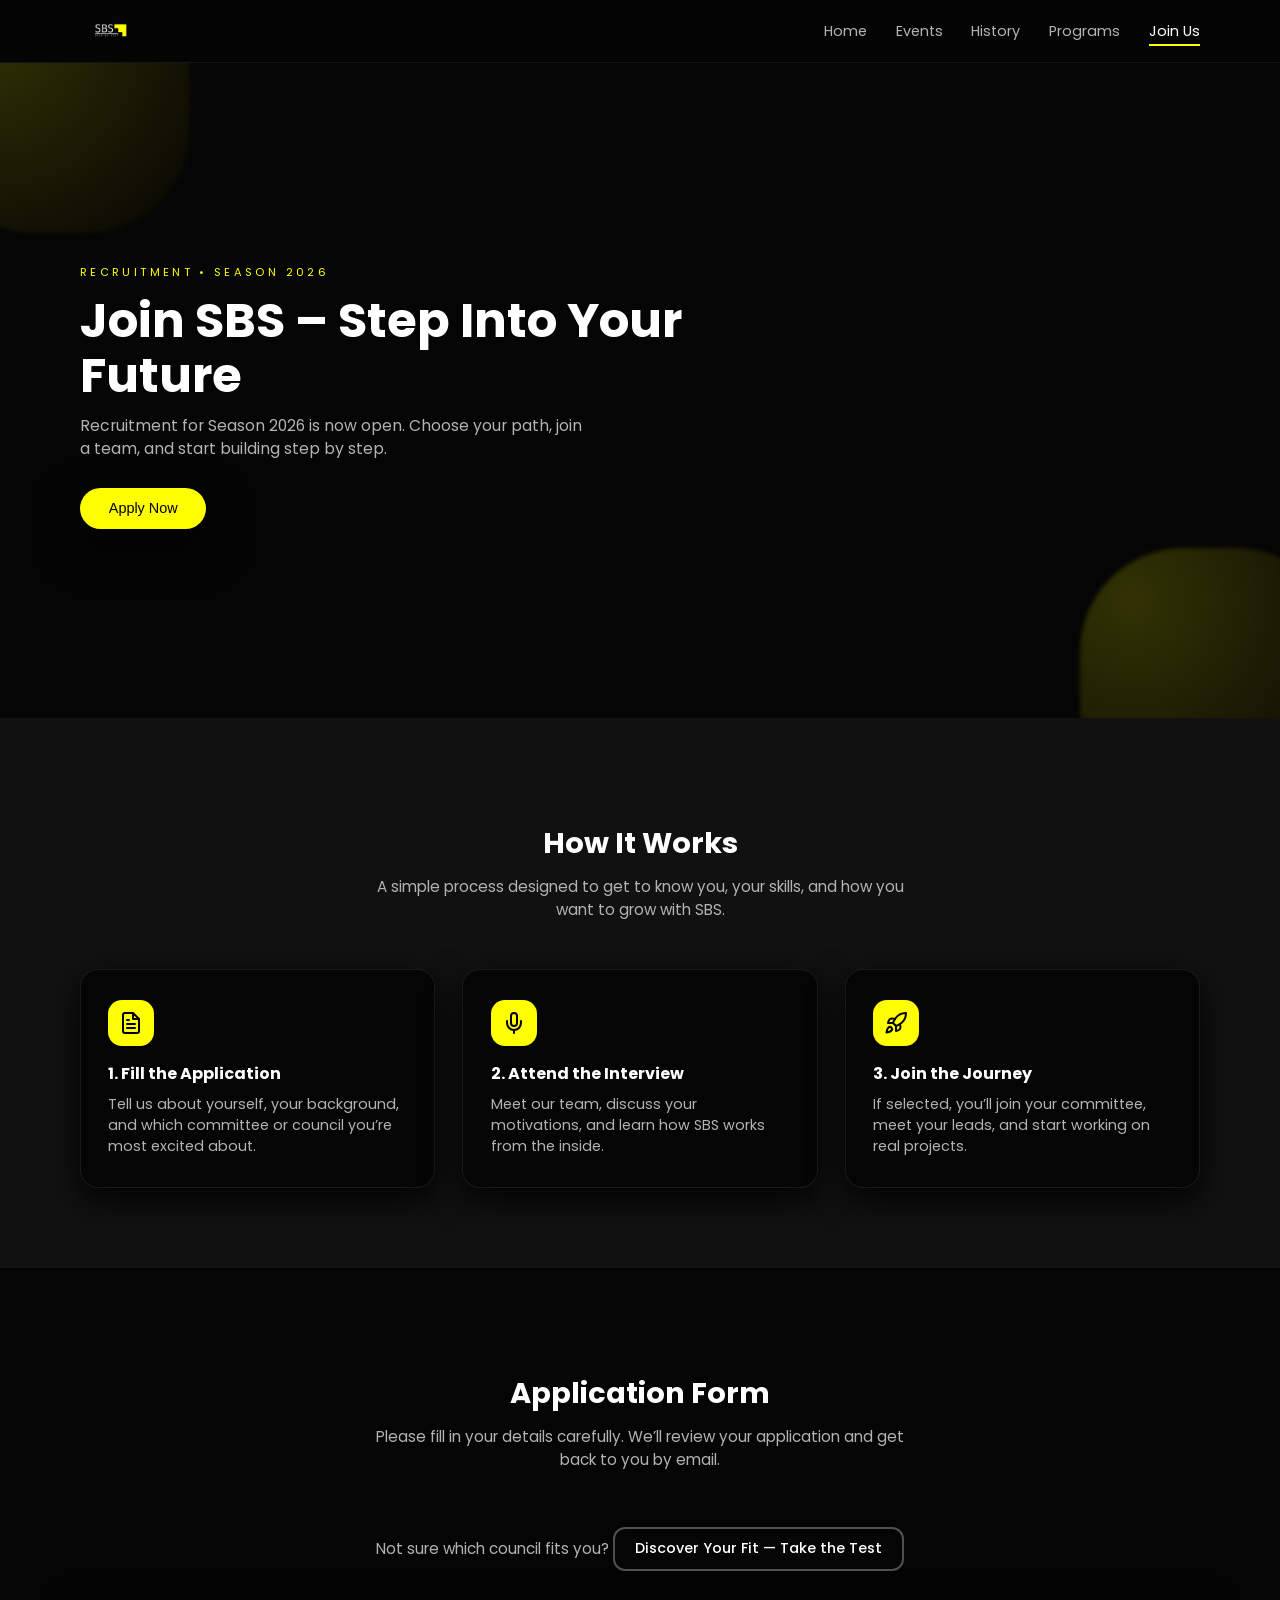
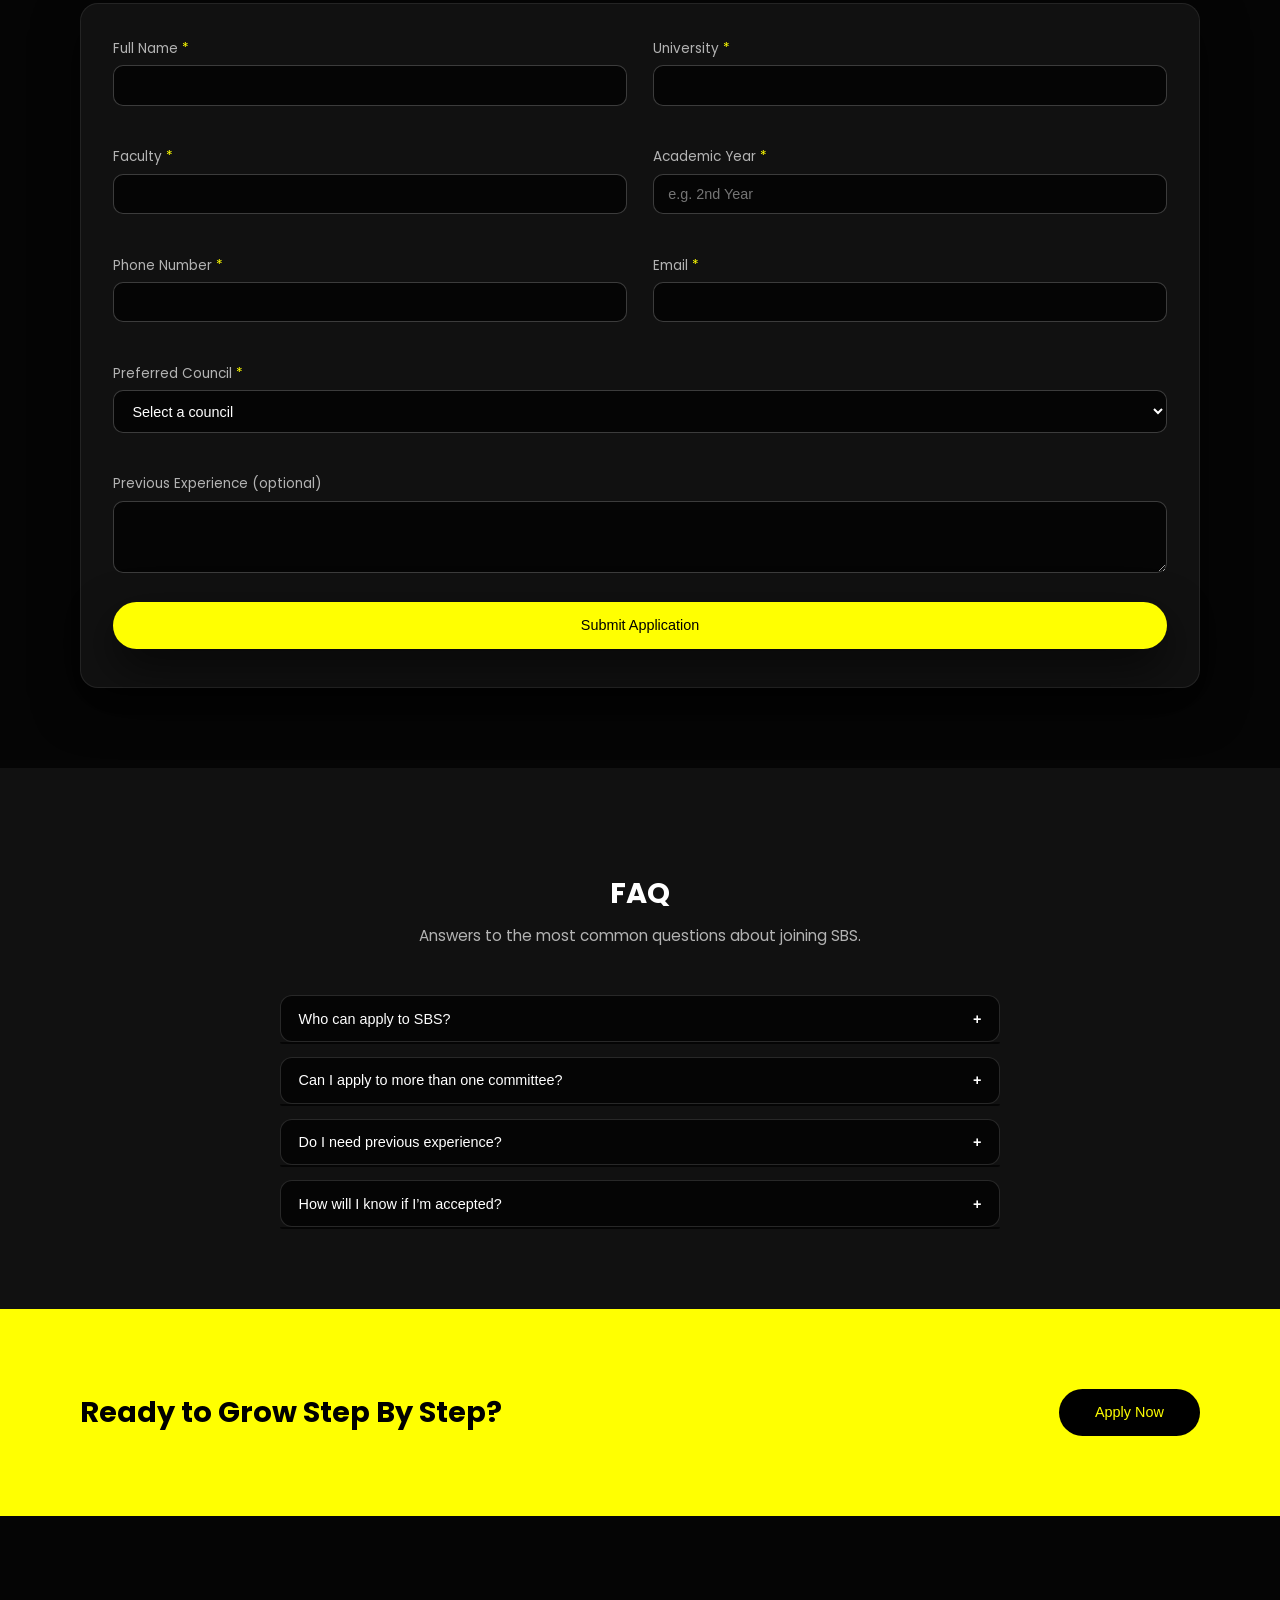
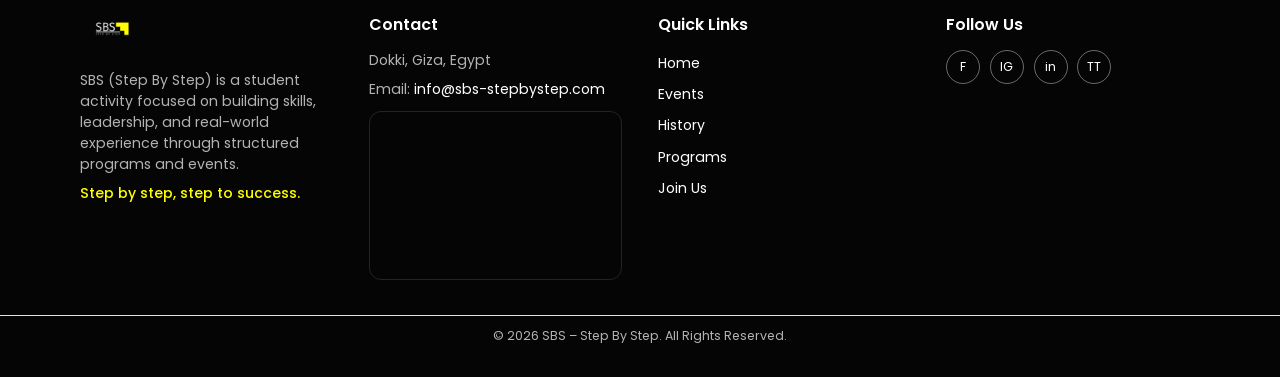
<file: join.html>
<!DOCTYPE html>
<html lang="en">
<head>
  <meta charset="UTF-8" />
  <style>html,body{background:#050505;color:#fff;margin:0}</style>
  <title>SBS – Step By Step | Join Us</title>
  <meta name="viewport" content="width=device-width, initial-scale=1.0" />

  <!-- SEO -->
  <meta name="description" content="Apply to join SBS – Step By Step. Build skills, join teams, and grow through real projects and programs." />
  <meta name="author" content="SBS – Step By Step" />

  <link rel="icon" type="image/png" href="./SBS LOGO - PNG.png" />
  <link rel="apple-touch-icon" href="./SBS LOGO - PNG.png" />

  <meta property="og:title" content="SBS – Step By Step" />
  <meta
    property="og:description"
    content="Start your journey step by step. Join SBS to learn, build real projects, and grow with a strong student community."
  />
  <meta property="og:type" content="website" />
  <meta property="og:locale" content="en_US" />
   <meta property="og:image" content="./SBS LOGO - PNG.png" />
  <!-- Fonts -->
  <link href="https://fonts.googleapis.com/css2?family=Poppins:wght@300;400;500;600;700&display=swap" rel="stylesheet" />

  <!-- Styles -->
  <link rel="stylesheet" href="css/join.css?v=2" />
</head>
<body>
  <!-- ================= NAVBAR ================= -->
  <header class="navbar" id="navbar">
    <div class="container nav-inner">
      <a href="home.html#home" class="nav-logo">
        <img src="SBS LOGO - PNG.png" alt="SBS – Step By Step Logo" class="nav-logo-img" />
      </a>

      <nav class="nav-links" id="navLinks">
        <a href="home.html#home" class="nav-link">Home</a>
        <a href="events.html" class="nav-link">Events</a>
        <a href="history.html" class="nav-link">History</a>
        <a href="programs.html" class="nav-link">Programs</a>
        <a href="join.html" class="nav-link nav-link--active">Join Us</a>
      </nav>

      <button class="nav-toggle" id="navToggle" aria-label="Toggle navigation">
        <span></span>
        <span></span>
      </button>
    </div>
  </header>

  <!-- ================= MAIN ================= -->
  <main>
    <!-- ========== HERO SECTION ========== -->
    <section class="section hero" id="top">
      <div class="hero-glow hero-glow--left"></div>
      <div class="hero-glow hero-glow--right"></div>

      <div class="container hero-inner fade-in">
        <div class="hero-content">
          <p class="hero-kicker">Recruitment • Season 2026</p>
          <h1 class="hero-title">Join SBS – Step Into Your Future</h1>
          <p class="hero-subtitle">
            Recruitment for Season 2026 is now open. Choose your path, join a team, and start building step by step.
          </p>
          <button class="hero-scroll-btn" id="scrollToForm">
            Apply Now
          </button>
        </div>
      </div>
    </section>

    <!-- ========== HOW IT WORKS ========== -->
    <section class="section how-it-works">
      <div class="container">
        <header class="section-header">
          <h2 class="section-title">How It Works</h2>
          <p class="section-subtitle">
            A simple process designed to get to know you, your skills, and how you want to grow with SBS.
          </p>
        </header>

        <div class="steps-grid">
          <article class="step-card fade-on-scroll">
            <div class="step-icon" aria-hidden="true">
              <svg width="24" height="24" viewBox="0 0 24 24" fill="none" stroke="currentColor" stroke-width="2" stroke-linecap="round" stroke-linejoin="round"><path d="M14 2H6a2 2 0 0 0-2 2v16a2 2 0 0 0 2 2h12a2 2 0 0 0 2-2V8z"/><path d="M14 2v6h6"/><path d="M16 13H8"/><path d="M16 17H8"/><path d="M10 9H8"/></svg>
            </div>
            <h3 class="step-title">1. Fill the Application</h3>
            <p class="step-text">
              Tell us about yourself, your background, and which committee or council you’re most excited about.
            </p>
          </article>

          <article class="step-card fade-on-scroll">
            <div class="step-icon" aria-hidden="true">
              <svg width="24" height="24" viewBox="0 0 24 24" fill="none" stroke="currentColor" stroke-width="2" stroke-linecap="round" stroke-linejoin="round"><path d="M12 2a3 3 0 0 0-3 3v7a3 3 0 0 0 6 0V5a3 3 0 0 0-3-3Z"/><path d="M19 10v2a7 7 0 0 1-14 0v-2"/><line x1="12" x2="12" y1="19" y2="22"/></svg>
            </div>
            <h3 class="step-title">2. Attend the Interview</h3>
            <p class="step-text">
              Meet our team, discuss your motivations, and learn how SBS works from the inside.
            </p>
          </article>

          <article class="step-card fade-on-scroll">
            <div class="step-icon" aria-hidden="true">
              <svg width="24" height="24" viewBox="0 0 24 24" fill="none" stroke="currentColor" stroke-width="2" stroke-linecap="round" stroke-linejoin="round"><path d="M4.5 16.5c-1.5 1.26-2 5-2 5s3.74-.5 5-2c.71-.84.7-2.13-.09-2.91a2.18 2.18 0 0 0-2.91-.09z"/><path d="m12 15-3-3a22 22 0 0 1 2-3.95A12.88 12.88 0 0 1 22 2c0 2.72-.78 7.5-6 11a22.35 22.35 0 0 1-4 2z"/><path d="M9 12H4s.55-3.03 2-4c1.62-1.08 5 0 5 0"/><path d="M12 15v5s3.03-.55 4-2c1.08-1.62 0-5 0-5"/></svg>
            </div>
            <h3 class="step-title">3. Join the Journey</h3>
            <p class="step-text">
              If selected, you’ll join your committee, meet your leads, and start working on real projects.
            </p>
          </article>
        </div>
      </div>
    </section>

    <!-- ========== APPLICATION SECTION ========== -->
    <section class="section apply-section" id="apply">
      <div class="container">
        <header class="section-header">
          <h2 class="section-title">Application Form</h2>
          <p class="section-subtitle" id="applicationStatus">
            Please fill in your details carefully. We’ll review your application and get back to you by email.
          </p>
        </header>

        <p class="section-test-cta">
          Not sure which council fits you?
          <a href="console-test.html" class="btn btn-outline btn-test-link">Discover Your Fit — Take the Test</a>
        </p>

        <form id="joinForm" class="join-form">
          <div class="form-grid">
            <div class="form-field">
              <label for="fullName">Full Name <span>*</span></label>
              <input type="text" id="fullName" name="fullName" required />
              <p class="field-error" data-error-for="fullName"></p>
            </div>

            <div class="form-field">
              <label for="university">University <span>*</span></label>
              <input type="text" id="university" name="university" required />
              <p class="field-error" data-error-for="university"></p>
            </div>

            <div class="form-field">
              <label for="faculty">Faculty <span>*</span></label>
              <input type="text" id="faculty" name="faculty" required />
              <p class="field-error" data-error-for="faculty"></p>
            </div>

            <div class="form-field">
              <label for="academicYear">Academic Year <span>*</span></label>
              <input type="text" id="academicYear" name="academicYear" placeholder="e.g. 2nd Year" required />
              <p class="field-error" data-error-for="academicYear"></p>
            </div>

            <div class="form-field">
              <label for="phone">Phone Number <span>*</span></label>
              <input type="tel" id="phone" name="phone" required />
              <p class="field-error" data-error-for="phone"></p>
            </div>

            <div class="form-field">
              <label for="email">Email <span>*</span></label>
              <input type="email" id="email" name="email" required />
              <p class="field-error" data-error-for="email"></p>
            </div>

            <div class="form-field form-field--full">
              <label for="council">Preferred Council <span>*</span></label>
              <select id="council" name="council" required>
                <option value="">Select a council</option>
                <option value="aiCouncil">AI Council</option>
                <option value="flutterCouncil">Flutter Council</option>
                <option value="socialMediaCouncil">Social Media Council</option>
                <option value="hrFunctionsCouncil">HR Functions Council</option>
                <option value="entrepreneurshipCouncil">Entrepreneurship Council</option>
                <option value="accountingBankingCouncil">Accounting &amp; Banking Council</option>
              </select>
              <p class="field-error" data-error-for="council"></p>
            </div>

            <div class="form-field form-field--full">
              <label for="experience">Previous Experience (optional)</label>
              <textarea id="experience" name="experience" rows="3"></textarea>
            </div>
          </div>

          <button type="submit" class="btn btn-submit">Submit Application</button>
        </form>
      </div>
    </section>

    <!-- ========== FAQ SECTION ========== -->
    <section class="section faq-section">
      <div class="container">
        <header class="section-header">
          <h2 class="section-title">FAQ</h2>
          <p class="section-subtitle">
            Answers to the most common questions about joining SBS.
          </p>
        </header>

        <div class="faq-list" id="faqList">
          <article class="faq-item">
            <button class="faq-question">
              <span>Who can apply to SBS?</span>
              <span class="faq-toggle">+</span>
            </button>
            <div class="faq-answer">
              <p>
                SBS is open to motivated students from any faculty and academic year, as long as you are willing to learn and commit to the work.
              </p>
            </div>
          </article>

          <article class="faq-item">
            <button class="faq-question">
              <span>Can I apply to more than one committee?</span>
              <span class="faq-toggle">+</span>
            </button>
            <div class="faq-answer">
              <p>
                You can mention more than one interest in your application, but we’ll focus on matching you with the committee where you can grow the most.
              </p>
            </div>
          </article>

          <article class="faq-item">
            <button class="faq-question">
              <span>Do I need previous experience?</span>
              <span class="faq-toggle">+</span>
            </button>
            <div class="faq-answer">
              <p>
                Experience helps but is not required. We care more about your mindset, commitment, and willingness to learn step by step.
              </p>
            </div>
          </article>

          <article class="faq-item">
            <button class="faq-question">
              <span>How will I know if I’m accepted?</span>
              <span class="faq-toggle">+</span>
            </button>
            <div class="faq-answer">
              <p>
                After the interview phase, we’ll send an email with the final decision and next steps for accepted applicants.
              </p>
            </div>
          </article>
        </div>
      </div>
    </section>

    <!-- ========== FINAL CTA ========== -->
    <section class="section final-cta">
      <div class="container final-cta-inner">
        <h2 class="final-cta-title">Ready to Grow Step By Step?</h2>
        <button class="btn btn-cta" id="finalApplyBtn">Apply Now</button>
      </div>
    </section>
  </main>

  <!-- ================= GLOBAL FOOTER ================= -->
  <footer class="sbs-footer">
    <div class="container sbs-footer-inner">
      <!-- About SBS -->
      <div class="sbs-footer-col sbs-footer-about">
        <img
          src="SBS LOGO - PNG.png"
          alt="SBS – Step By Step Logo"
          class="sbs-footer-logo"
        />
        <p class="sbs-footer-text">
          SBS (Step By Step) is a student activity focused on building skills,
          leadership, and real-world experience through structured programs and events.
          <em class="sbs-footer-slogan">Step by step, step to success.</em>
        </p>
      </div>

      <!-- Contact -->
      <div class="sbs-footer-col sbs-footer-contact">
        <h3 class="sbs-footer-title">Contact</h3>
        <p class="sbs-footer-text">Dokki, Giza, Egypt</p>
        <!-- <p class="sbs-footer-text">
          Phone: +20 100 000 0000<br />
          WhatsApp: +20 120 000 0000
        </p> -->
        <p class="sbs-footer-text">
          Email:
          <a href="mailto:info@sbs-stepbystep.com" class="sbs-footer-link">
            info@sbs-stepbystep.com
          </a>
        </p>
        <div class="sbs-footer-map">
          <iframe
            src="https://www.google.com/maps/embed?pb=!1m18!1m12!1m3!1d3454.302399215964!2d31.204!3d30.044!2m3!1f0!2f0!3f0!3m2!1i1024!2i768!4f13.1!3m3!1m2!1s0x14584588c5e2b7bd%3A0x3b8e00b1a5f0b3ab!2sDokki%2C%20Giza%2C%20Egypt!5e0!3m2!1sen!2seg!4v1700000000000"
            loading="lazy"
            referrerpolicy="no-referrer-when-downgrade"
            allowfullscreen
          ></iframe>
        </div>
      </div>

      <!-- Quick Links -->
      <div class="sbs-footer-col sbs-footer-links">
        <h3 class="sbs-footer-title">Quick Links</h3>
        <ul class="sbs-footer-links-list">
          <li><a href="home.html#home" class="sbs-footer-link">Home</a></li>
          <li><a href="events.html" class="sbs-footer-link">Events</a></li>
          <li><a href="history.html" class="sbs-footer-link">History</a></li>
          <li><a href="programs.html" class="sbs-footer-link">Programs</a></li>
          <li><a href="join.html" class="sbs-footer-link">Join Us</a></li>
        </ul>
      </div>

      <!-- Social -->
      <div class="sbs-footer-col sbs-footer-social">
        <h3 class="sbs-footer-title">Follow Us</h3>
        <div class="sbs-footer-social-row">
          <a href="#" class="sbs-footer-social-icon" aria-label="Facebook">F</a>
          <a href="#" class="sbs-footer-social-icon" aria-label="Instagram">IG</a>
          <a href="#" class="sbs-footer-social-icon" aria-label="LinkedIn">in</a>
          <a href="#" class="sbs-footer-social-icon" aria-label="TikTok">TT</a>
        </div>
      </div>
    </div>

    <div class="sbs-footer-bottom">
      <div class="container sbs-footer-bottom-inner">
        <p class="sbs-footer-bottom-text">
          © <span id="sbs-footer-year">2026</span> SBS – Step By Step. All Rights Reserved.
        </p>
      </div>
    </div>
  </footer>

  <!-- ========== SUCCESS / ERROR MODAL ========== -->
  <div class="modal" id="resultModal" aria-hidden="true">
    <div class="modal-backdrop" id="modalBackdrop"></div>
    <div class="modal-dialog">
      <button class="modal-close" id="modalClose" aria-label="Close">✕</button>
      <div class="modal-body">
        <h3 class="modal-title" id="modalTitle">Application Submitted</h3>
        <p class="modal-text" id="modalText">
          Thank you for applying to SBS. Our team will review your application and contact you with the next steps.
        </p>
      </div>
    </div>
  </div>

  <!-- Scripts -->
  <script src="js/join.js"></script>
  <script>
    (function () {
      var span = document.getElementById('sbs-footer-year');
      if (span) span.textContent = new Date().getFullYear();
    })();
  </script>
</body>
</html>
</file>
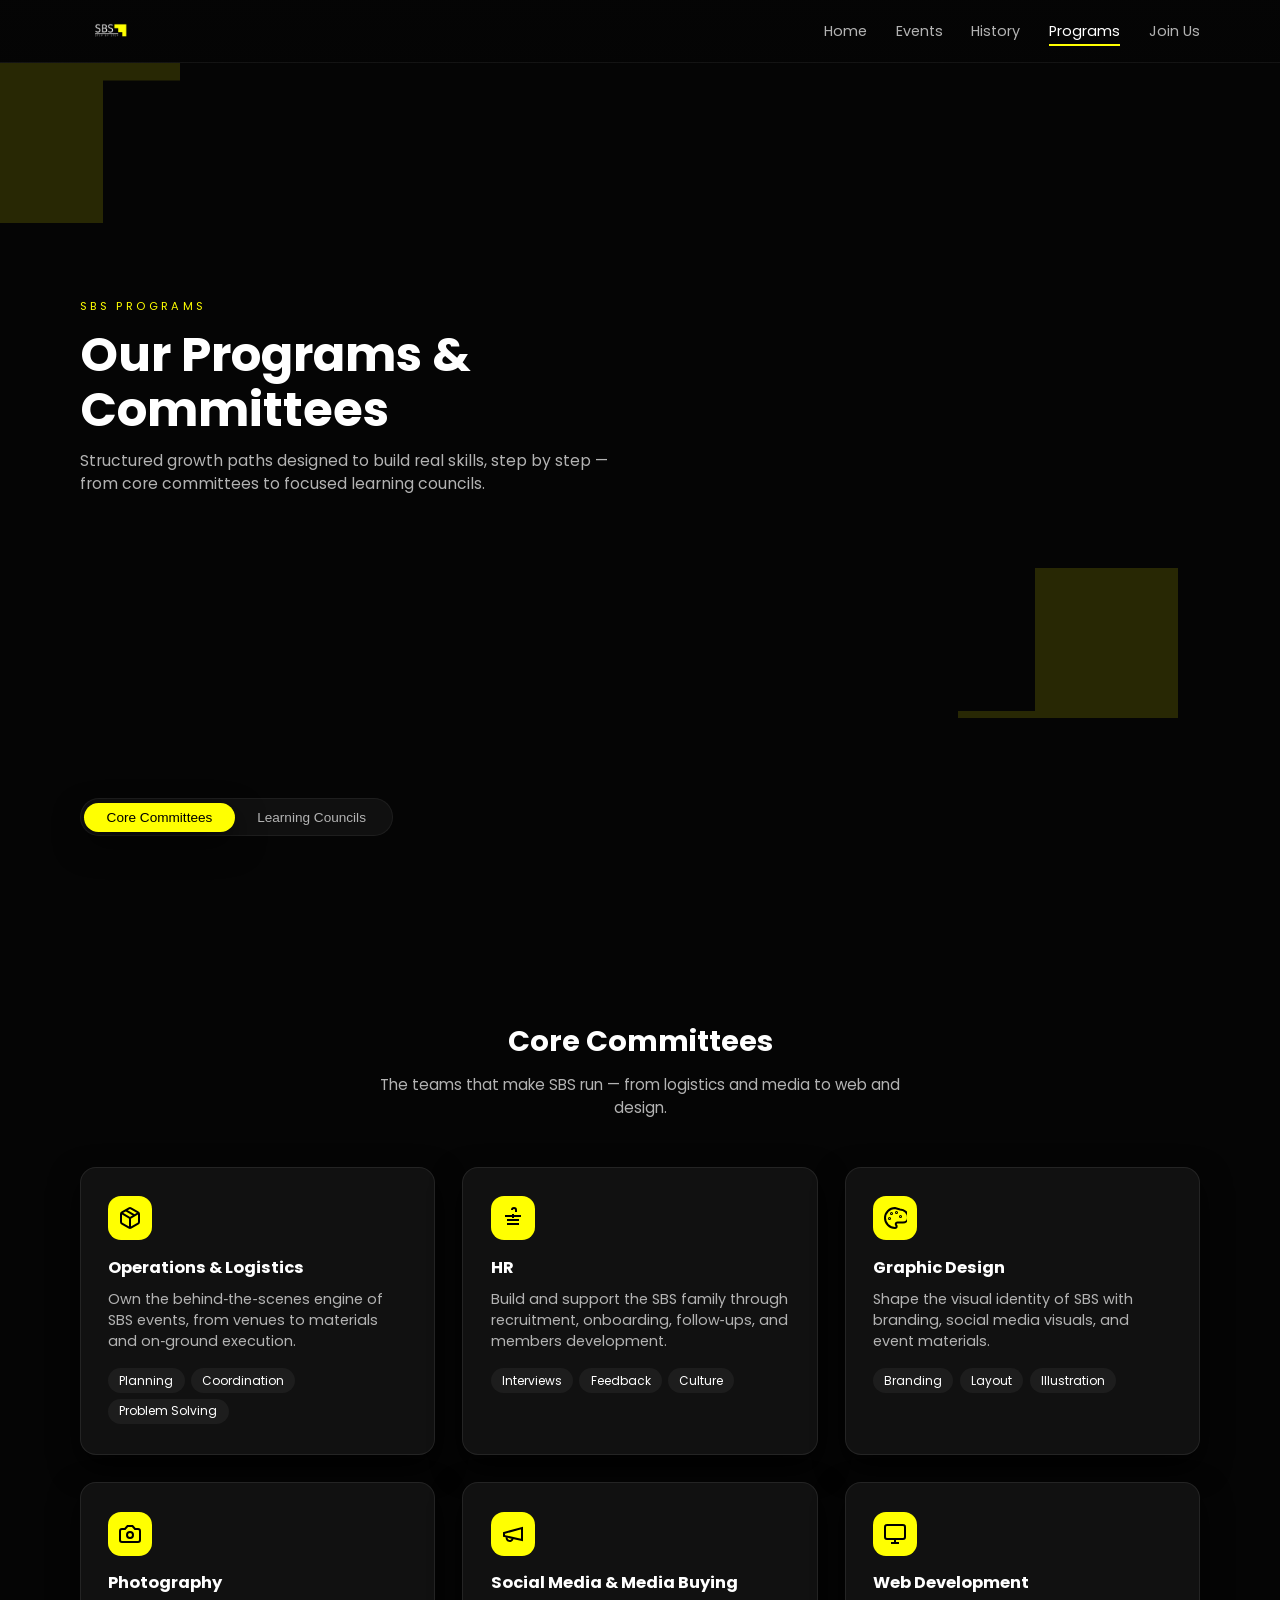
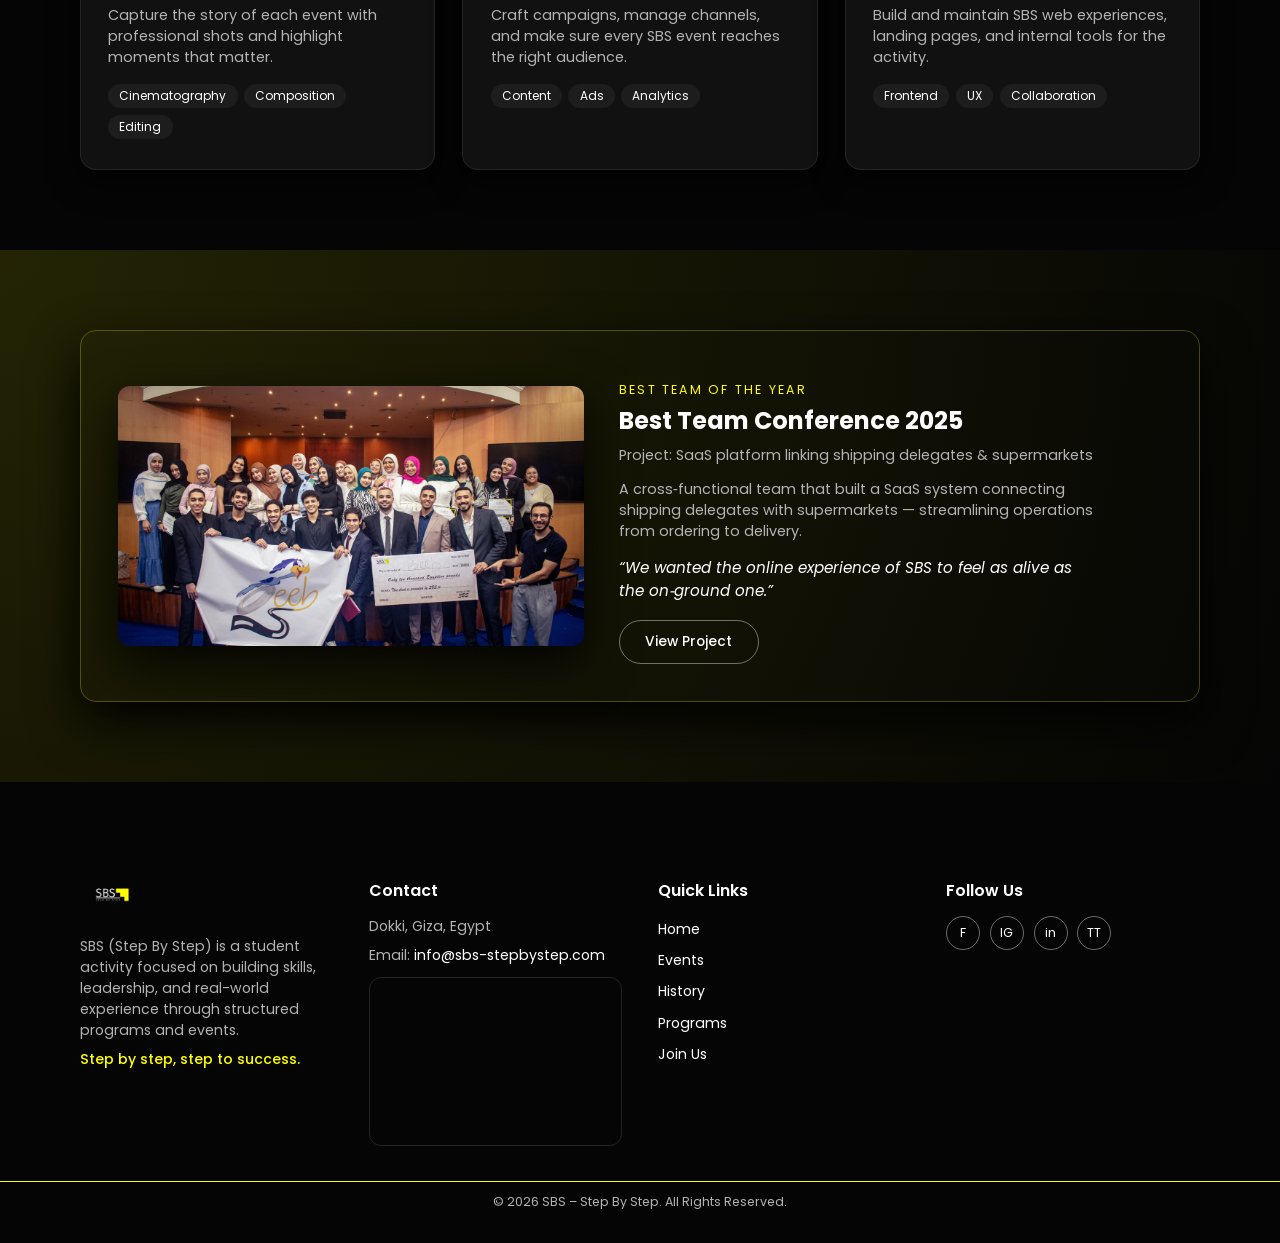
<file: programs.html>
<!DOCTYPE html>
<html lang="en">
<head>
  <meta charset="UTF-8" />
  <style>html,body{background:#050505;color:#fff;margin:0}</style>
  <title>SBS – Step By Step | Programs</title>
  <meta name="viewport" content="width=device-width, initial-scale=1.0" />

  <!-- SEO -->
  <meta name="description" content="Discover SBS – Step By Step programs, committees, and learning councils designed to build real skills step by step." />
  <meta name="keywords" content="SBS programs, committees, learning councils, Step By Step, student activity" />
  <meta name="author" content="SBS – Step By Step" />


  <link rel="icon" type="image/png" href="./SBS LOGO - PNG.png" />
  <link rel="apple-touch-icon" href="./SBS LOGO - PNG.png" />

  <meta property="og:title" content="SBS – Step By Step" />
  <meta
    property="og:description"
    content="Start your journey step by step. Join SBS to learn, build real projects, and grow with a strong student community."
  />
  <meta property="og:type" content="website" />
  <meta property="og:locale" content="en_US" />
   <meta property="og:image" content="./SBS LOGO - PNG.png" />
  <!-- Fonts -->
  <link href="https://fonts.googleapis.com/css2?family=Poppins:wght@300;400;500;600;700&display=swap" rel="stylesheet" />

  <!-- Styles -->
  <link rel="stylesheet" href="css/programs.css?v=2" />
</head>
<body>
  <!-- ================= NAVBAR ================= -->
  <header class="navbar" id="navbar">
    <div class="container nav-inner">
      <a href="home.html#home" class="nav-logo">
        <img src="SBS LOGO - PNG.png" alt="SBS – Step By Step Logo" class="nav-logo-img" />
      </a>

      <nav class="nav-links" id="navLinks">
        <a href="home.html#home" class="nav-link">Home</a>
        <a href="events.html" class="nav-link">Events</a>
        <a href="history.html" class="nav-link">History</a>
        <a href="programs.html" class="nav-link nav-link--active">Programs</a>
        <a href="join.html" class="nav-link">Join Us</a>
      </nav>

      <button class="nav-toggle" id="navToggle" aria-label="Toggle navigation">
        <span></span>
        <span></span>
      </button>
    </div>
  </header>

  <!-- ================= MAIN ================= -->
  <main>
    <!-- ========== HERO SECTION ========== -->
    <section class="section hero">
      <div class="hero-accent hero-accent--left"></div>
      <div class="hero-accent hero-accent--right"></div>

      <div class="container hero-inner fade-in">
        <div class="hero-content">
          <p class="hero-kicker">SBS PROGRAMS</p>
          <h1 class="hero-title">Our Programs &amp; Committees</h1>
          <p class="hero-subtitle">
            Structured growth paths designed to build real skills, step by step — from core committees to focused learning councils.
          </p>
        </div>
      </div>
    </section>

    <!-- ========== TABS: COMMITTEES / COUNCILS ========== -->
    <section class="section">
      <div class="container">
        <div class="program-tabs" id="programTabs">
          <button class="program-tab program-tab--active" data-target="committees">Core Committees</button>
          <button class="program-tab" data-target="councils">Learning Councils</button>
        </div>
      </div>
    </section>

    <!-- ========== CORE COMMITTEES SECTION ========== -->
    <section class="section" id="committeesSection" data-panel="committees">
      <div class="container">
        <header class="section-header">
          <h2 class="section-title">Core Committees</h2>
          <p class="section-subtitle">
            The teams that make SBS run — from logistics and media to web and design.
          </p>
        </header>

        <div class="card-grid committees-grid">
          <article class="committee-card fade-on-scroll">
            <div class="committee-icon" aria-hidden="true"><svg width="24" height="24" viewBox="0 0 24 24" fill="none" stroke="currentColor" stroke-width="2"><path d="M16.5 9.4 7.55 4.24"/><path d="M21 16V8a2 2 0 0 0-1-1.73l-7-4a2 2 0 0 0-2 0l-7 4A2 2 0 0 0 3 8v8a2 2 0 0 0 1 1.73l7 4a2 2 0 0 0 2 0l7-4A2 2 0 0 0 21 16z"/><path d="m3.27 6.96 8.73 5.05 8.73-5.05"/><path d="M12 12.01V21"/></svg></div>
            <h3 class="card-title">Operations &amp; Logistics</h3>
            <p class="card-text">
              Own the behind‑the‑scenes engine of SBS events, from venues to materials and on‑ground execution.
            </p>
            <div class="tag-list">
              <span class="tag">Planning</span>
              <span class="tag">Coordination</span>
              <span class="tag">Problem Solving</span>
            </div>
          </article>

          <article class="committee-card fade-on-scroll">
            <div class="committee-icon" aria-hidden="true"><svg width="24" height="24" viewBox="0 0 24 24" fill="none" stroke="currentColor" stroke-width="2"><path d="M11 4a2 2 0 1 1 4 0v2"/><path d="M12 8v4"/><path d="M6 14h12"/><path d="M6 18h12"/><path d="M4 10h16"/></svg></div>
            <h3 class="card-title">HR</h3>
            <p class="card-text">
              Build and support the SBS family through recruitment, onboarding, follow‑ups, and members development.
            </p>
            <div class="tag-list">
              <span class="tag">Interviews</span>
              <span class="tag">Feedback</span>
              <span class="tag">Culture</span>
            </div>
          </article>

          <article class="committee-card fade-on-scroll">
            <div class="committee-icon" aria-hidden="true"><svg width="24" height="24" viewBox="0 0 24 24" fill="none" stroke="currentColor" stroke-width="2"><circle cx="13.5" cy="6.5" r=".5"/><circle cx="17.5" cy="10.5" r=".5"/><circle cx="8.5" cy="7.5" r=".5"/><circle cx="6.5" cy="12.5" r=".5"/><path d="M12 2C6.5 2 2 6.5 2 12s4.5 10 10 10c.926 0 1.648-.746 1.648-1.648 0-.437-.18-.835-.437-1.125-.29-.289-.438-.652-.438-1.125a1.64 1.64 0 0 1 1.648-1.648H20c2.761 0 5-2.239 5-5 0-4.418-3.582-8-8-8z"/></svg></div>
            <h3 class="card-title">Graphic Design</h3>
            <p class="card-text">
              Shape the visual identity of SBS with branding, social media visuals, and event materials.
            </p>
            <div class="tag-list">
              <span class="tag">Branding</span>
              <span class="tag">Layout</span>
              <span class="tag">Illustration</span>
            </div>
          </article>

          <article class="committee-card fade-on-scroll">
            <div class="committee-icon" aria-hidden="true"><svg width="24" height="24" viewBox="0 0 24 24" fill="none" stroke="currentColor" stroke-width="2"><path d="M14.5 4h-5L7 7H4a2 2 0 0 0-2 2v9a2 2 0 0 0 2 2h16a2 2 0 0 0 2-2V9a2 2 0 0 0-2-2h-3l-2.5-3z"/><circle cx="12" cy="13" r="3"/></svg></div>
            <h3 class="card-title">Photography</h3>
            <p class="card-text">
              Capture the story of each event with professional shots and highlight moments that matter.
            </p>
            <div class="tag-list">
              <span class="tag">Cinematography</span>
              <span class="tag">Composition</span>
              <span class="tag">Editing</span>
            </div>
          </article>

          <article class="committee-card fade-on-scroll">
            <div class="committee-icon" aria-hidden="true"><svg width="24" height="24" viewBox="0 0 24 24" fill="none" stroke="currentColor" stroke-width="2"><path d="m3 11 18-5v12L3 14v-3z"/><path d="M11.6 16.8a3 3 0 1 1-5.8-1.6"/></svg></div>
            <h3 class="card-title">Social Media &amp; Media Buying</h3>
            <p class="card-text">
              Craft campaigns, manage channels, and make sure every SBS event reaches the right audience.
            </p>
            <div class="tag-list">
              <span class="tag">Content</span>
              <span class="tag">Ads</span>
              <span class="tag">Analytics</span>
            </div>
          </article>

          <article class="committee-card fade-on-scroll">
            <div class="committee-icon" aria-hidden="true"><svg width="24" height="24" viewBox="0 0 24 24" fill="none" stroke="currentColor" stroke-width="2"><rect x="2" y="3" width="20" height="14" rx="2"/><path d="M8 21h8"/><path d="M12 17v4"/></svg></div>
            <h3 class="card-title">Web Development</h3>
            <p class="card-text">
              Build and maintain SBS web experiences, landing pages, and internal tools for the activity.
            </p>
            <div class="tag-list">
              <span class="tag">Frontend</span>
              <span class="tag">UX</span>
              <span class="tag">Collaboration</span>
            </div>
          </article>
        </div>
      </div>
    </section>

    <!-- ========== LEARNING COUNCILS SECTION ========== -->
    <section class="section councils-section is-hidden" id="councilsSection" data-panel="councils">
      <div class="container">
        <header class="section-header">
          <h2 class="section-title">Learning Councils</h2>
          <p class="section-subtitle">
            Intensive programs built around a single track, combining content, practice, and mentorship.
          </p>
        </header>

        <div class="council-grid">
          <article class="council-card fade-on-scroll">
            <header class="council-header">
              <h3 class="council-title">AI Council</h3>
              <span class="council-level">Intermediate</span>
            </header>
            <p class="council-meta">Duration: 6 weeks</p>
            <p class="council-text">
              Build a strong foundation in machine learning concepts and practical AI tools.
            </p>
            <ul class="council-list">
              <li>Intro to ML workflows</li>
              <li>Working with datasets</li>
              <li>Building simple models</li>
            </ul>
            <p class="council-tools"><strong>Tools:</strong> Python, Colab, Scikit‑learn</p>
          </article>

          <article class="council-card fade-on-scroll">
            <header class="council-header">
              <h3 class="council-title">Flutter Council</h3>
              <span class="council-level">Beginner‑Friendly</span>
            </header>
            <p class="council-meta">Duration: 8 weeks</p>
            <p class="council-text">
              Learn how to design and build cross‑platform mobile apps from idea to store‑ready prototype.
            </p>
            <ul class="council-list">
              <li>Dart basics</li>
              <li>Flutter widgets &amp; layouts</li>
              <li>State management</li>
            </ul>
            <p class="council-tools"><strong>Tools:</strong> Flutter, Dart, VS Code</p>
          </article>

          <article class="council-card fade-on-scroll">
            <header class="council-header">
              <h3 class="council-title">Social Media Council</h3>
              <span class="council-level">All Levels</span>
            </header>
            <p class="council-meta">Duration: 5 weeks</p>
            <p class="council-text">
              Master how to plan content, grow audiences, and analyze performance for real campaigns.
            </p>
            <ul class="council-list">
              <li>Content pillars</li>
              <li>Platform strategies</li>
              <li>Reading insights</li>
            </ul>
            <p class="council-tools"><strong>Tools:</strong> Meta Business Suite, Canva, Analytics</p>
          </article>

          <article class="council-card fade-on-scroll">
            <header class="council-header">
              <h3 class="council-title">HR Functions Council</h3>
              <span class="council-level">Foundational</span>
            </header>
            <p class="council-meta">Duration: 4 weeks</p>
            <p class="council-text">
              Understand the core of HR work: recruitment, onboarding, evaluations, and engagement.
            </p>
            <ul class="council-list">
              <li>Interview basics</li>
              <li>Onboarding flows</li>
              <li>Feedback culture</li>
            </ul>
            <p class="council-tools"><strong>Tools:</strong> Forms, Sheets, HR templates</p>
          </article>

          <article class="council-card fade-on-scroll">
            <header class="council-header">
              <h3 class="council-title">Entrepreneurship Council</h3>
              <span class="council-level">Project‑Based</span>
            </header>
            <p class="council-meta">Duration: 6 weeks</p>
            <p class="council-text">
              Take an idea from problem to pitch through a hands‑on, startup‑style experience.
            </p>
            <ul class="council-list">
              <li>Problem &amp; customer discovery</li>
              <li>Lean validation</li>
              <li>Pitching &amp; storytelling</li>
            </ul>
            <p class="council-tools"><strong>Tools:</strong> Miro, Slides, Notion</p>
          </article>

          <article class="council-card fade-on-scroll">
            <header class="council-header">
              <h3 class="council-title">Accounting &amp; Banking Council</h3>
              <span class="council-level">Introductory</span>
            </header>
            <p class="council-meta">Duration: 5 weeks</p>
            <p class="council-text">
              Learn the basics of financial statements, budgeting, and the world of banking.
            </p>
            <ul class="council-list">
              <li>Core accounting concepts</li>
              <li>Reading reports</li>
              <li>Banking ecosystem</li>
            </ul>
            <p class="council-tools"><strong>Tools:</strong> Excel, Google Sheets</p>
          </article>
        </div>
      </div>
    </section>

    <!-- ========== BEST TEAM SECTION ========== -->
    <section class="section section-dark best-team">
      <div class="container best-team-inner fade-on-scroll">
        <div class="best-team-image" style="background-image: url('img/(beeb) best team conferrence 2025.jpeg');"></div>
        <div class="best-team-content">
          <p class="best-team-kicker">Best Team of the Year</p>
          <h2 class="best-team-title">Best Team Conference 2025</h2>
          <p class="best-team-meta">Project: SaaS platform linking shipping delegates &amp; supermarkets</p>
          <p class="best-team-text">
            A cross‑functional team that built a SaaS system connecting shipping delegates with supermarkets —
            streamlining operations from ordering to delivery.
          </p>
          <p class="best-team-quote">
            “We wanted the online experience of SBS to feel as alive as the on‑ground one.”
          </p>
          <a href="#" class="btn btn-outline btn-best-team">View Project</a>
        </div>
      </div>
    </section>
  </main>

  <!-- ================= GLOBAL FOOTER ================= -->
  <footer class="sbs-footer">
    <div class="container sbs-footer-inner">
      <!-- About SBS -->
      <div class="sbs-footer-col sbs-footer-about">
        <img
          src="SBS LOGO - PNG.png"
          alt="SBS – Step By Step Logo"
          class="sbs-footer-logo"
        />
        <p class="sbs-footer-text">
          SBS (Step By Step) is a student activity focused on building skills,
          leadership, and real-world experience through structured programs and events.
          <em class="sbs-footer-slogan">Step by step, step to success.</em>
        </p>
      </div>

      <!-- Contact -->
      <div class="sbs-footer-col sbs-footer-contact">
        <h3 class="sbs-footer-title">Contact</h3>
        <p class="sbs-footer-text">Dokki, Giza, Egypt</p>
        <!-- <p class="sbs-footer-text">
          Phone: +20 100 000 0000<br />
          WhatsApp: +20 120 000 0000
        </p> -->
        <p class="sbs-footer-text">
          Email:
          <a href="mailto:info@sbs-stepbystep.com" class="sbs-footer-link">
            info@sbs-stepbystep.com
          </a>
        </p>
        <div class="sbs-footer-map">
          <iframe
            src="https://www.google.com/maps/embed?pb=!1m18!1m12!1m3!1d3454.302399215964!2d31.204!3d30.044!2m3!1f0!2f0!3f0!3m2!1i1024!2i768!4f13.1!3m3!1m2!1s0x14584588c5e2b7bd%3A0x3b8e00b1a5f0b3ab!2sDokki%2C%20Giza%2C%20Egypt!5e0!3m2!1sen!2seg!4v1700000000000"
            loading="lazy"
            referrerpolicy="no-referrer-when-downgrade"
            allowfullscreen
          ></iframe>
        </div>
      </div>

      <!-- Quick Links -->
      <div class="sbs-footer-col sbs-footer-links">
        <h3 class="sbs-footer-title">Quick Links</h3>
        <ul class="sbs-footer-links-list">
          <li><a href="home.html#home" class="sbs-footer-link">Home</a></li>
          <li><a href="events.html" class="sbs-footer-link">Events</a></li>
          <li><a href="history.html" class="sbs-footer-link">History</a></li>
          <li><a href="programs.html" class="sbs-footer-link">Programs</a></li>
          <li><a href="join.html" class="sbs-footer-link">Join Us</a></li>
        </ul>
      </div>

      <!-- Social -->
      <div class="sbs-footer-col sbs-footer-social">
        <h3 class="sbs-footer-title">Follow Us</h3>
        <div class="sbs-footer-social-row">
          <a href="#" class="sbs-footer-social-icon" aria-label="Facebook">F</a>
          <a href="#" class="sbs-footer-social-icon" aria-label="Instagram">IG</a>
          <a href="#" class="sbs-footer-social-icon" aria-label="LinkedIn">in</a>
          <a href="#" class="sbs-footer-social-icon" aria-label="TikTok">TT</a>
        </div>
      </div>
    </div>

    <div class="sbs-footer-bottom">
      <div class="container sbs-footer-bottom-inner">
        <p class="sbs-footer-bottom-text">
          © <span id="sbs-footer-year">2026</span> SBS – Step By Step. All Rights Reserved.
        </p>
      </div>
    </div>
  </footer>

  <!-- Scripts -->
  <script src="js/programs.js"></script>
  <script>
    (function () {
      var span = document.getElementById('sbs-footer-year');
      if (span) span.textContent = new Date().getFullYear();
    })();
  </script>
</body>
</html>
</file>
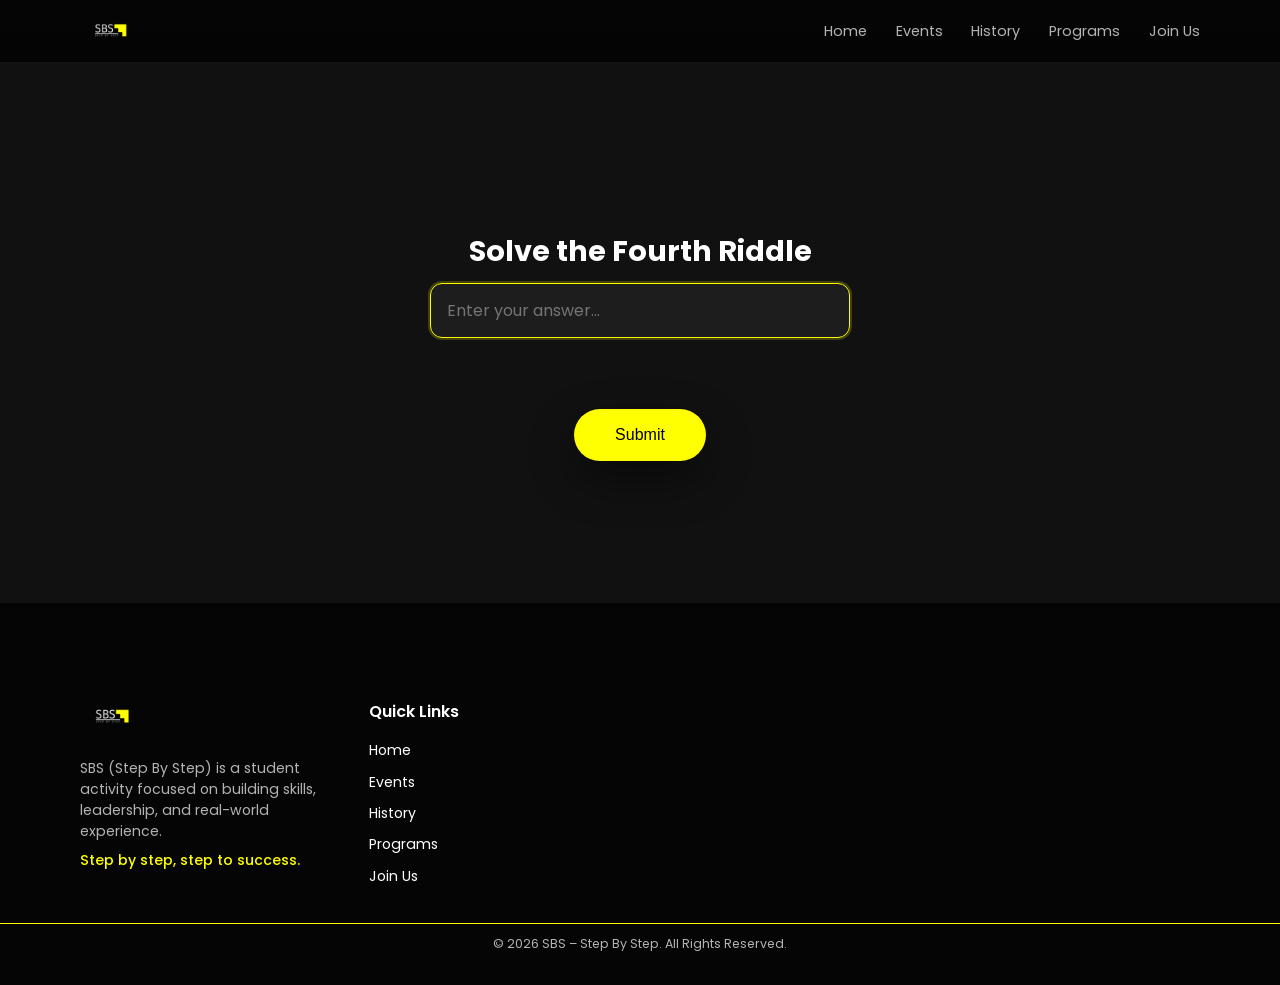
<file: riddle.html>
<!DOCTYPE html>
<html lang="en">

<head>
  <meta charset="UTF-8" />
  <style>
    html,
    body {
      background: #050505;
      color: #fff;
      margin: 0
    }
  </style>
  <title>Solve the Fourth Riddle | SBS – Step By Step</title>
  <meta name="viewport" content="width=device-width, initial-scale=1.0" />

  <meta name="description" content="Solve the fourth riddle – SBS Ramadan Challenge" />
  <link rel="icon" type="image/png" href="./SBS LOGO - PNG.png" />
  <link rel="apple-touch-icon" href="./SBS LOGO - PNG.png" />

  <link href="https://fonts.googleapis.com/css2?family=Poppins:wght@300;400;500;600;700&display=swap"
    rel="stylesheet" />

  <link rel="stylesheet" href="css/home.css?v=2" />

  <style>
    .riddle-section {
      min-height: 60vh;
      display: flex;
      align-items: center;
      justify-content: center;
    }

    .riddle-box {
      width: 100%;
      max-width: 420px;
      margin: 0 auto;
      text-align: center;
    }

    .riddle-form {
      transition: opacity 0.4s ease;
    }

    .riddle-form.is-hidden {
      opacity: 0;
      pointer-events: none;
      position: absolute;
    }

    .riddle-input {
      width: 100%;
      padding: 0.9rem 1rem;
      margin-bottom: 1rem;
      font-family: inherit;
      font-size: 1rem;
      border-radius: var(--radius-md);
      border: 1px solid rgba(255, 255, 255, 0.15);
      background: rgba(255, 255, 255, 0.05);
      color: var(--color-text);
      outline: none;
      transition: border-color var(--transition-fast), box-shadow var(--transition-fast);
    }

    .riddle-input:focus {
      border-color: var(--color-yellow);
      box-shadow: 0 0 0 2px rgba(255, 255, 1, 0.2);
    }

    .riddle-input.shake {
      animation: riddleShake 0.5s ease;
    }

    @keyframes riddleShake {

      0%,
      100% {
        transform: translateX(0);
      }

      20%,
      60% {
        transform: translateX(-8px);
      }

      40%,
      80% {
        transform: translateX(8px);
      }
    }

    .riddle-error {
      min-height: 1.5rem;
      margin-bottom: 1rem;
      font-size: 0.9rem;
      color: #e74c3c;
    }

    .riddle-success {
      opacity: 0;
      transition: opacity 0.5s ease;
    }

    .riddle-success.is-visible {
      opacity: 1;
    }

    .riddle-success-img {
      width: 100%;
      max-width: 560px;
      border-radius: var(--radius-lg);
      margin: 1.5rem auto;
      opacity: 0;
      transition: opacity 0.6s ease 0.2s;
    }

    .riddle-success.is-visible .riddle-success-img {
      opacity: 1;
    }

    .riddle-success-text {
      max-width: 640px;
      margin: 0 auto;
      text-align: right;
      font-size: 0.95rem;
      line-height: 1.85;
      color: var(--color-muted);
    }
  </style>
</head>

<body>
  <!-- ================= NAVBAR ================= -->
  <header class="navbar" id="navbar">
    <div class="container nav-inner">
      <a href="home.html#home" class="nav-logo">
        <img src="SBS LOGO - PNG.png" alt="SBS – Step By Step Logo" class="nav-logo-img" />
      </a>

      <nav class="nav-links" id="navLinks">
        <a href="home.html#home" class="nav-link">Home</a>
        <a href="events.html" class="nav-link">Events</a>
        <a href="history.html" class="nav-link">History</a>
        <a href="programs.html" class="nav-link">Programs</a>
        <a href="join.html" class="nav-link">Join Us</a>
      </nav>

      <button class="nav-toggle" id="navToggle" aria-label="Toggle navigation">
        <span></span>
        <span></span>
      </button>
    </div>
  </header>

  <!-- ================= MAIN ================= -->
  <main>
    <section class="section section-dark riddle-section">
      <div class="container">
        <div class="riddle-box">
          <!-- Form -->
          <form class="riddle-form" id="riddleForm" novalidate>
            <h1 class="section-title">Solve the Fourth Riddle</h1>
            <input type="text" class="riddle-input" id="riddleInput" placeholder="Enter your answer..."
              autocomplete="off" autofocus />
            <p class="riddle-error" id="riddleError" role="alert" aria-live="polite"></p>
            <button type="submit" class="btn btn-primary btn-large" id="riddleSubmit" disabled>
              Submit
            </button>
          </form>

          <!-- Success (hidden by default) -->
          <!-- Success content is loaded dynamically from server -->
          <div class="riddle-success" id="riddleSuccess" aria-hidden="true">
          </div>
        </div>
      </div>
    </section>
  </main>

  <!-- ================= FOOTER ================= -->
  <footer class="sbs-footer">
    <div class="container sbs-footer-inner">
      <div class="sbs-footer-col sbs-footer-about">
        <img src="SBS LOGO - PNG.png" alt="SBS – Step By Step Logo" class="sbs-footer-logo" />
        <p class="sbs-footer-text">
          SBS (Step By Step) is a student activity focused on building skills,
          leadership, and real-world experience.
          <em class="sbs-footer-slogan">Step by step, step to success.</em>
        </p>
      </div>
      <div class="sbs-footer-col sbs-footer-links">
        <h3 class="sbs-footer-title">Quick Links</h3>
        <ul class="sbs-footer-links-list">
          <li><a href="home.html#home" class="sbs-footer-link">Home</a></li>
          <li><a href="events.html" class="sbs-footer-link">Events</a></li>
          <li><a href="history.html" class="sbs-footer-link">History</a></li>
          <li><a href="programs.html" class="sbs-footer-link">Programs</a></li>
          <li><a href="join.html" class="sbs-footer-link">Join Us</a></li>
        </ul>
      </div>
    </div>
    <div class="sbs-footer-bottom">
      <div class="container sbs-footer-bottom-inner">
        <p class="sbs-footer-bottom-text">© <span id="sbs-footer-year">2026</span> SBS – Step By Step. All Rights
          Reserved.</p>
      </div>
    </div>
  </footer>

  <script src="js/riddle.js"></script>
  <script>
    (function () {
      var span = document.getElementById("sbs-footer-year");
      if (span) span.textContent = new Date().getFullYear();
    })();
  </script>
</body>

</html>
</file>
<file: css/console-test.css>
/* ============================================================
   SBS Console Recommendation Test – Styles
   Brand: Black, #ffff01 accent, white typography
   v1.2
   ============================================================ */

*,
*::before,
*::after {
  box-sizing: border-box;
}

:root {
  --bg: #050505;
  --bg-alt: #111111;
  --text: #ffffff;
  --muted: #b3b3b3;
  --yellow: #ffff01;
  --yellow-soft: rgba(255, 255, 1, 0.18);
  --radius: 12px;
  --radius-sm: 10px;
  --transition: 0.3s ease;
  --shadow: 0 12px 32px rgba(0, 0, 0, 0.45);
}

html {
  scroll-behavior: smooth;
}

body {
  margin: 0;
  min-height: 100vh;
  font-family: "Poppins", system-ui, sans-serif;
  background: var(--bg);
  color: var(--text);
  line-height: 1.5;
}

.test-wrap {
  min-height: 100vh;
  position: relative;
}

.container {
  width: min(560px, 100% - 1.5rem);
  margin: 0 auto;
  padding: 0 0.75rem;
}

/* ============== Progress bar ============== */
.progress-wrap {
  position: fixed;
  top: 0;
  left: 0;
  right: 0;
  z-index: 100;
  padding: 0.6rem 1rem;
  background: rgba(5, 5, 5, 0.95);
  backdrop-filter: blur(10px);
  border-bottom: 1px solid rgba(255, 255, 255, 0.06);
  opacity: 0;
  pointer-events: none;
  transform: translateY(-10px);
  transition: opacity var(--transition), transform var(--transition);
}

.progress-wrap.visible {
  opacity: 1;
  pointer-events: auto;
  transform: translateY(0);
}

.progress-bar {
  height: 6px;
  background: rgba(255, 255, 255, 0.1);
  border-radius: 999px;
  overflow: hidden;
  margin-bottom: 0.5rem;
}

.progress-fill {
  height: 100%;
  width: 0%;
  background: linear-gradient(90deg, var(--yellow), rgba(255, 255, 1, 0.7));
  border-radius: 999px;
  transition: width 0.4s ease;
}

.progress-text {
  margin: 0;
  font-size: 0.8rem;
  color: var(--muted);
}

/* ============== Screens (shared) ============== */
.screen {
  min-height: 100vh;
  display: flex;
  align-items: center;
  justify-content: center;
  padding: 2rem 0 1.5rem;
  opacity: 0;
  visibility: hidden;
  transform: translateY(20px);
  transition: opacity 0.5s ease, visibility 0.5s ease, transform 0.5s ease;
}

.screen.active {
  opacity: 1;
  visibility: visible;
  transform: translateY(0);
}

/* ============== Hero / Start ============== */
.screen-hero {
  position: relative;
  text-align: center;
}

.hero-bg {
  position: absolute;
  inset: 0;
  background: radial-gradient(ellipse 80% 50% at 50% 0%, var(--yellow-soft), transparent 60%);
  pointer-events: none;
}

.hero-inner {
  position: relative;
}

.hero-title {
  margin: 0 0 0.35rem;
  font-size: clamp(1.6rem, 4vw, 2.25rem);
  font-weight: 700;
  letter-spacing: -0.02em;
}

.hero-subtitle {
  margin: 0 0 0.6rem;
  font-size: 1.15rem;
  color: var(--yellow);
  font-weight: 500;
}

.hero-desc {
  margin: 0 0 1.25rem;
  font-size: 0.9rem;
  color: var(--muted);
  max-width: 380px;
  margin-left: auto;
  margin-right: auto;
}

.btn {
  display: inline-flex;
  align-items: center;
  justify-content: center;
  padding: 0.65rem 1.5rem;
  font-family: inherit;
  font-size: 0.9rem;
  font-weight: 600;
  border: none;
  border-radius: var(--radius-sm);
  cursor: pointer;
  transition: transform 0.2s ease, box-shadow 0.2s ease, background 0.2s ease;
}

.btn:focus-visible {
  outline: 2px solid var(--yellow);
  outline-offset: 3px;
}

.btn-primary {
  background: var(--yellow);
  color: #000;
}

.btn-primary:hover {
  background: #e6e600;
  transform: translateY(-2px);
  box-shadow: 0 8px 25px rgba(255, 255, 1, 0.3);
}

.btn-outline {
  background: transparent;
  color: var(--text);
  border: 2px solid rgba(255, 255, 255, 0.3);
}

.btn-outline:hover {
  border-color: var(--yellow);
  color: var(--yellow);
}

/* ============== Question screen ============== */
.screen-questions .question-inner {
  width: 100%;
}

.question-card {
  background: var(--bg-alt);
  border: 1px solid rgba(255, 255, 255, 0.08);
  border-radius: var(--radius);
  padding: 1.35rem 1.5rem;
  box-shadow: var(--shadow);
  animation: cardIn 0.4s ease;
}

@keyframes cardIn {
  from {
    opacity: 0;
    transform: translateY(15px);
  }
  to {
    opacity: 1;
    transform: translateY(0);
  }
}

.question-title {
  margin: 0 0 0.25rem;
  font-size: 1.1rem;
  font-weight: 600;
}

.question-title-ar {
  margin: 0 0 1rem;
  font-size: 1rem;
  color: var(--yellow);
  direction: rtl;
}

.options {
  display: flex;
  flex-direction: column;
  gap: 0.5rem;
}

.option {
  position: relative;
  display: block;
  width: 100%;
  text-align: left;
  padding: 0.7rem 1rem;
  background: rgba(255, 255, 255, 0.04);
  border: 2px solid rgba(255, 255, 255, 0.1);
  border-radius: var(--radius-sm);
  color: var(--text);
  font-family: inherit;
  font-size: 0.88rem;
  cursor: pointer;
  transition: border-color var(--transition), background var(--transition), transform 0.2s ease;
}

.option:hover {
  background: rgba(255, 255, 255, 0.08);
  border-color: var(--yellow-soft);
}

.option:focus-visible {
  outline: none;
  border-color: var(--yellow);
  box-shadow: 0 0 0 3px var(--yellow-soft);
}

.option.selected {
  border-color: var(--yellow);
  background: rgba(255, 255, 1, 0.08);
  box-shadow: 0 0 0 1px var(--yellow);
}

.option-label-en {
  display: block;
  margin-bottom: 0.2rem;
}

.option-label-ar {
  display: block;
  font-size: 0.82rem;
  color: var(--muted);
  direction: rtl;
}

.field-error {
  margin: 0.75rem 0 0;
  font-size: 0.9rem;
  color: #ff6b6b;
  min-height: 1.4em;
}

.question-actions {
  display: flex;
  gap: 0.75rem;
  margin-top: 1.25rem;
  padding-top: 1rem;
  border-top: 1px solid rgba(255, 255, 255, 0.06);
}

.question-actions .btn {
  min-width: 100px;
  padding: 0.5rem 1rem;
  font-size: 0.85rem;
}

#prevBtn[disabled] {
  opacity: 0.5;
  cursor: not-allowed;
}

/* ============== Result screen ============== */
.screen-result .result-inner {
  width: 100%;
}

.result-card {
  background: var(--bg-alt);
  border: 2px solid var(--yellow);
  border-radius: var(--radius);
  padding: 1.5rem 1.75rem;
  box-shadow: var(--shadow), 0 0 30px rgba(255, 255, 1, 0.08);
  animation: resultIn 0.6s ease;
}

@keyframes resultIn {
  from {
    opacity: 0;
    transform: scale(0.96) translateY(20px);
  }
  to {
    opacity: 1;
    transform: scale(1) translateY(0);
  }
}

.result-kicker {
  margin: 0 0 0.35rem;
  font-size: 0.75rem;
  text-transform: uppercase;
  letter-spacing: 0.08em;
  color: var(--yellow);
}

.result-title {
  margin: 0 0 0.2rem;
  font-size: clamp(1.4rem, 3.5vw, 1.85rem);
  font-weight: 700;
}

.result-title-ar {
  margin: 0 0 0.9rem;
  font-size: 1rem;
  color: var(--yellow);
  direction: rtl;
}

.result-explanation {
  margin: 0 0 0.7rem;
  font-size: 0.95rem;
  line-height: 1.55;
  color: var(--text);
}

.result-description {
  margin: 0 0 1.25rem;
  font-size: 0.88rem;
  color: var(--muted);
  line-height: 1.55;
}

.btn-apply {
  margin-right: 0.75rem;
  margin-bottom: 0.5rem;
}

.btn-retake {
  background: transparent;
}

/* ============== Responsive ============== */
@media (max-width: 600px) {
  .screen {
    padding: 1.5rem 0 1rem;
  }

  .question-card,
  .result-card {
    padding: 1.1rem 1.2rem;
  }

  .question-actions {
    flex-direction: column;
  }

  .question-actions .btn {
    width: 100%;
  }

  .btn-apply,
  .btn-retake {
    display: block;
    width: 100%;
    margin-right: 0;
    margin-bottom: 0.75rem;
  }
}
</file>
<file: css/history.css>
/* v1.1 */
*,
*::before,
*::after {
  box-sizing: border-box;
}

:root {
  --bg: #050505;
  --bg-alt: #111111;
  --text: #ffffff;
  --muted: #b3b3b3;
  --yellow: #ffff01;
  --yellow-soft: rgba(255, 255, 1, 0.18);
  --radius-lg: 16px;
  --radius-md: 12px;
  --shadow-soft: 0 18px 45px rgba(0, 0, 0, 0.55);
  --transition-fast: 0.2s ease;
}

html {
  scroll-behavior: smooth;
}

body {
  margin: 0;
  font-family: "Poppins", system-ui, -apple-system, BlinkMacSystemFont,
    "Segoe UI", sans-serif;
  background-color: var(--bg);
  color: var(--text);
}

.container {
  width: min(1120px, 100% - 2.5rem);
  margin: 0 auto;
}

.section {
  padding: 5rem 0;
}

.section-dark {
  background-color: var(--bg-alt);
}

/* ============== Navbar ============== */
.navbar {
  position: sticky;
  top: 0;
  z-index: 40;
  background: linear-gradient(
    to bottom,
    rgba(5, 5, 5, 0.96),
    rgba(5, 5, 5, 0.85)
  );
  backdrop-filter: blur(10px);
  border-bottom: 1px solid rgba(255, 255, 255, 0.06);
}

.navbar--solid {
  background: #000;
}

.nav-inner {
  display: flex;
  align-items: center;
  justify-content: space-between;
  padding: 0.9rem 0;
}

.nav-logo {
  display: inline-flex;
  align-items: center;
  text-decoration: none;
  color: var(--text);
}

.nav-logo-img {
  height: 2.1rem;
  width: auto;
  display: block;
}

.nav-links {
  display: flex;
  align-items: center;
  gap: 1.8rem;
}

.nav-link {
  position: relative;
  font-size: 0.9rem;
  text-decoration: none;
  color: var(--muted);
  transition: color var(--transition-fast);
}

.nav-link::after {
  content: "";
  position: absolute;
  left: 0;
  bottom: -0.3rem;
  width: 0;
  height: 2px;
  background-color: var(--yellow);
  transition: width var(--transition-fast);
}

.nav-link:hover,
.nav-link--active {
  color: var(--text);
}

.nav-link:hover::after,
.nav-link--active::after {
  width: 100%;
}

.nav-toggle {
  display: none;
  width: 2rem;
  height: 1.5rem;
  border: none;
  background: none;
  padding: 0;
  cursor: pointer;
}

.nav-toggle span {
  display: block;
  height: 2px;
  border-radius: 999px;
  background-color: var(--text);
  transition: transform var(--transition-fast), opacity var(--transition-fast);
}

.nav-toggle span + span {
  margin-top: 0.4rem;
}

.nav-toggle.active span:first-child {
  transform: translateY(0.3rem) rotate(45deg);
}

.nav-toggle.active span:last-child {
  transform: translateY(-0.3rem) rotate(-45deg);
}

/* ============== Hero ============== */
.hero {
  position: relative;
  overflow: hidden;
}

.hero-inner {
  min-height: 50vh;
  display: flex;
  align-items: center;
}

.hero-content {
  max-width: 620px;
}

.hero-kicker {
  text-transform: uppercase;
  letter-spacing: 0.3em;
  font-size: 0.7rem;
  color: var(--yellow);
  margin-bottom: 0.75rem;
}

.hero-title {
  font-size: clamp(2.2rem, 4vw, 3rem);
  line-height: 1.15;
  margin: 0 0 0.7rem;
}

.hero-subtitle {
  color: var(--muted);
  font-size: 0.98rem;
  max-width: 32rem;
  margin: 0;
}

.hero-glow {
  position: absolute;
  width: 260px;
  height: 260px;
  border-radius: 30%;
  background: radial-gradient(circle at 20% 20%, var(--yellow), transparent);
  opacity: 0.18;
  filter: blur(2px);
}

.hero-glow--left {
  top: -80px;
  left: -80px;
}

.hero-glow--right {
  bottom: -90px;
  right: -70px;
}

.fade-in {
  opacity: 0;
  transform: translateY(16px);
  animation: fadeInUp 0.9s ease forwards;
}

@keyframes fadeInUp {
  from {
    opacity: 0;
    transform: translateY(16px);
  }
  to {
    opacity: 1;
    transform: translateY(0);
  }
}

/* ============== Section header ============== */
.section-header {
  text-align: center;
  margin-bottom: 3rem;
}

.section-title {
  font-size: 1.8rem;
  margin-bottom: 0.6rem;
}

.section-subtitle {
  max-width: 560px;
  margin: 0 auto;
  color: var(--muted);
  font-size: 0.95rem;
}

/* ============== Founders ============== */
.founders {
  position: relative;
}

.founders-grid {
  display: grid;
  grid-template-columns: repeat(5, minmax(0, 1fr));
  gap: 0.75rem;
  justify-items: center;
}

.founder-card {
  background-color: var(--bg-alt);
  border-radius: var(--radius-lg);
  padding: 2.8rem 2.2rem 2.4rem;
  text-align: center;
  border: 1px solid rgba(255, 255, 255, 0.06);
  box-shadow: 0 16px 40px rgba(0, 0, 0, 0.7);
  transition: transform var(--transition-fast),
    box-shadow var(--transition-fast),
    border-color var(--transition-fast);
}

.founder-card:hover {
  transform: translateY(-8px);
  border-color: var(--yellow-soft);
  box-shadow: var(--shadow-soft), 0 0 35px rgba(255, 255, 1, 0.16);
}

.founder-avatar {
  width: 180px;
  height: 180px;
  border-radius: 999px;
  margin: 0 auto 1.4rem;
  background-size: cover;
  background-position: center;
  border: 3px solid rgba(255, 255, 255, 0.08);
  box-shadow: 0 0 0 4px rgba(0, 0, 0, 0.8);
  position: relative;
}

.founder-card:hover .founder-avatar {
  box-shadow: 0 0 0 3px rgba(0, 0, 0, 0.9),
    0 0 24px rgba(255, 255, 1, 0.35);
}

.founder-name {
  margin: 0 0 0.3rem;
  font-size: 1.15rem;
}

.founder-role {
  margin: 0 0 0.8rem;
  font-size: 0.95rem;
  color: var(--yellow);
}

.founder-quote {
  display: none;
  margin: 0;
  font-size: 0.9rem;
  color: var(--muted);
}

/* ============== Leadership Timeline ============== */
.leadership {
  position: relative;
}

.timeline-wrapper {
  position: relative;
  max-width: 780px;
  margin: 2.7rem auto 0;
}

.timeline-line {
  position: absolute;
  left: 50%;
  top: 0;
  bottom: 0;
  width: 3px;
  background-color: rgba(255, 255, 1, 0.18);
  transform: translateX(-50%);
  overflow: hidden;
}

.timeline-line-fill {
  position: absolute;
  left: 0;
  top: 0;
  width: 100%;
  height: 0;
  background: linear-gradient(
    to bottom,
    var(--yellow),
    rgba(255, 255, 1, 0.2)
  );
}

.timeline-item {
  position: relative;
  padding: 2.8rem 0;
}

.timeline-year-ghost {
  position: absolute;
  font-size: 4.3rem;
  font-weight: 700;
  color: rgba(255, 255, 255, 0.03);
  left: 50%;
  transform: translateX(-50%);
  top: 0.3rem;
  pointer-events: none;
}

.timeline-dot {
  position: absolute;
  left: 50%;
  top: 50%;
  width: 14px;
  height: 14px;
  border-radius: 50%;
  background-color: var(--yellow);
  transform: translate(-50%, -50%);
  box-shadow: 0 0 0 4px rgba(255, 255, 1, 0.2);
}

.timeline-card {
  position: relative;
  width: 75%;
  min-width: 280px;
  background-color: var(--bg);
  border-radius: var(--radius-md);
  padding: 1.8rem 2rem;
  border: 1px solid rgba(255, 255, 255, 0.08);
  box-shadow: 0 14px 42px rgba(0, 0, 0, 0.8);
}

.timeline-card--left {
  margin-right: auto;
  transform: translateX(-10%);
}

.timeline-card--right {
  margin-left: auto;
  transform: translateX(10%);
}

.leaders-row {
  display: flex;
  flex-wrap: wrap;
  gap: 1rem 1.5rem;
  margin-bottom: 0.6rem;
}

.leader-info {
  display: flex;
  align-items: center;
  gap: 1.2rem;
  margin-bottom: 0;
}

.leaders-row .leader-info {
  margin-bottom: 0;
}

.leader-avatar {
  width: 140px;
  height: 140px;
  min-width: 140px;
  min-height: 140px;
  border-radius: 999px;
  background-size: cover;
  background-position: center;
  border: 2px solid rgba(255, 255, 255, 0.12);
}

.leader-name {
  margin: 0 0 0.2rem;
  font-size: 1.12rem;
}

.leader-role {
  margin: 0;
  font-size: 0.9rem;
  color: var(--yellow);
}

.leader-text {
  margin: 0;
  font-size: 0.9rem;
  color: var(--muted);
}

.hidden {
  opacity: 0;
  transform: translateY(16px);
  transition: opacity 0.6s ease, transform 0.6s ease,
    box-shadow 0.6s ease;
}

.hidden.show {
  opacity: 1;
  transform: translateY(0);
  box-shadow: 0 18px 50px rgba(0, 0, 0, 0.85),
    0 0 30px rgba(255, 255, 1, 0.16);
}

/* ============== Final Quote ============== */
.final-quote {
  background-color: var(--yellow);
  color: #000;
  text-align: center;
}

.final-quote-text {
  margin: 0;
  font-size: 1.4rem;
  font-weight: 600;
}

/* ===== SBS Global Footer ===== */
.sbs-footer {
  background-color: #050505;
  color: #ffffff;
  padding-top: 3rem;
  padding-bottom: 2rem;
  margin-top: 3rem;
}

.sbs-footer-inner {
  display: grid;
  grid-template-columns: repeat(4, minmax(0, 1fr));
  gap: 2.2rem;
}

.sbs-footer-logo {
  height: 2.2rem;
  width: auto;
  margin-bottom: 1rem;
}

.sbs-footer-text {
  margin: 0 0 0.5rem;
  font-size: 0.88rem;
  color: #b3b3b3;
}

.sbs-footer-slogan {
  display: block;
  margin-top: 0.5rem;
  color: #ffff01;
  font-style: normal;
  font-weight: 500;
}

.sbs-footer-title {
  margin: 0 0 0.8rem;
  font-size: 1rem;
  font-weight: 600;
}

.sbs-footer-map {
  margin-top: 0.7rem;
  border-radius: 12px;
  overflow: hidden;
  border: 1px solid rgba(255, 255, 255, 0.12);
}

.sbs-footer-map iframe {
  width: 100%;
  height: 160px;
  border: 0;
}

.sbs-footer-links-list {
  list-style: none;
  padding: 0;
  margin: 0;
}

.sbs-footer-links-list li + li {
  margin-top: 0.4rem;
}

.sbs-footer-link {
  position: relative;
  font-size: 0.88rem;
  color: #ffffff;
  text-decoration: none;
  transition: color 0.2s ease;
}

.sbs-footer-link::after {
  content: "";
  position: absolute;
  left: 0;
  bottom: -0.2rem;
  width: 0;
  height: 2px;
  background-color: #ffff01;
  transition: width 0.2s ease;
}

.sbs-footer-link:hover {
  color: #ffff01;
}

.sbs-footer-link:hover::after {
  width: 100%;
}

.sbs-footer-social-row {
  display: flex;
  gap: 0.6rem;
  flex-wrap: wrap;
}

.sbs-footer-social-icon {
  width: 34px;
  height: 34px;
  border-radius: 999px;
  border: 1px solid rgba(255, 255, 255, 0.4);
  display: inline-flex;
  align-items: center;
  justify-content: center;
  font-size: 0.78rem;
  color: #ffffff;
  text-decoration: none;
  transition: background-color 0.2s ease, color 0.2s ease,
    transform 0.2s ease, border-color 0.2s ease;
}

.sbs-footer-social-icon:hover {
  background-color: #ffff01;
  color: #000000;
  border-color: #ffff01;
  transform: scale(1.05);
}

.sbs-footer-bottom {
  border-top: 1px solid #ffff01;
  margin-top: 2.2rem;
  padding-top: 0.7rem;
}

.sbs-footer-bottom-inner {
  text-align: center;
}

.sbs-footer-bottom-text {
  margin: 0;
  font-size: 0.78rem;
  color: #b3b3b3;
}

@media (max-width: 992px) {
  .sbs-footer-inner {
    grid-template-columns: repeat(2, minmax(0, 1fr));
  }
}

@media (max-width: 640px) {
  .sbs-footer-inner {
    grid-template-columns: 1fr;
  }

  .sbs-footer {
    padding-top: 2.5rem;
  }
}

/* ============== Responsive ============== */
@media (max-width: 1024px) {
  .founders-grid {
    grid-template-columns: repeat(2, minmax(0, 1fr));
  }

  .timeline-card {
    width: 70%;
  }
}

@media (max-width: 768px) {
  .nav-links {
    position: fixed;
    inset-inline: 0;
    top: 56px;
    background-color: #000;
    padding: 1rem 1.5rem 1.6rem;
    flex-direction: column;
    align-items: flex-start;
    gap: 1rem;
    transform: translateY(-120%);
    opacity: 0;
    pointer-events: none;
    transition: transform 0.25s ease, opacity 0.25s ease;
  }

  .nav-links.open {
    transform: translateY(0);
    opacity: 1;
    pointer-events: auto;
  }

  .nav-toggle {
    display: block;
  }

  .hero-inner {
    min-height: 55vh;
  }

  .founders-grid {
    grid-template-columns: 1fr;
  }

  .timeline-line {
    left: 14px;
    transform: none;
  }

  .timeline-year-ghost {
    left: 3.5rem;
    transform: none;
  }

  .timeline-card,
  .timeline-card--left,
  .timeline-card--right {
    width: calc(100% - 3.2rem);
    margin-left: 3.2rem;
    margin-right: 0;
    transform: none;
  }
}
</file>
<file: css/home.css>
/* v1.2 */
/* ================== Global ================== */
*,
*::before,
*::after {
  box-sizing: border-box;
}

:root {
  --color-bg: #050505;
  --color-bg-alt: #111111;
  --color-text: #ffffff;
  --color-muted: #b3b3b3;
  --color-yellow: #ffff01;
  --color-yellow-soft: rgba(255, 214, 0, 0.1);
  --color-card-bg: #ffffff;
  --color-card-text: #111111;

  --radius-lg: 16px;
  --radius-md: 12px;
  --shadow-soft: 0 18px 45px rgba(0, 0, 0, 0.45);

  --transition-fast: 0.2s ease;
}

html {
  scroll-behavior: smooth;
}

body {
  margin: 0;
  font-family: "Poppins", system-ui, -apple-system, BlinkMacSystemFont,
    "Segoe UI", sans-serif;
  background-color: var(--color-bg);
  color: var(--color-text);
}

/* Container */
.container {
  width: min(1120px, 100% - 2.5rem);
  margin: 0 auto;
}

/* Sections */
.section {
  padding: 5rem 0;
}

.section-dark {
  background-color: var(--color-bg-alt);
}

/* ================== Navbar ================== */
.navbar {
  position: sticky;
  top: 0;
  z-index: 40;
  background: linear-gradient(
    to bottom,
    rgba(5, 5, 5, 0.96),
    rgba(5, 5, 5, 0.85)
  );
  backdrop-filter: blur(10px);
  border-bottom: 1px solid rgba(255, 255, 255, 0.06);
}

.navbar--solid {
  background: #000000;
}

.nav-inner {
  display: flex;
  align-items: center;
  justify-content: space-between;
  padding: 0.9rem 0;
}

.nav-logo {
  display: inline-flex;
  align-items: center;
  text-decoration: none;
  color: var(--color-text);
}

.nav-logo-img {
  height: 2.1rem;
  width: auto;
  display: block;
}

.nav-links {
  display: flex;
  align-items: center;
  gap: 1.8rem;
}

.nav-link {
  position: relative;
  font-size: 0.9rem;
  text-decoration: none;
  color: var(--color-muted);
  transition: color var(--transition-fast);
}

.nav-link::after {
  content: "";
  position: absolute;
  left: 0;
  bottom: -0.3rem;
  width: 0;
  height: 2px;
  background-color: var(--color-yellow);
  transition: width var(--transition-fast);
}

.nav-link:hover {
  color: var(--color-text);
}

.nav-link:hover::after {
  width: 100%;
}

/* Mobile nav toggle */
.nav-toggle {
  display: none;
  width: 2rem;
  height: 1.5rem;
  border: none;
  background: none;
  padding: 0;
  cursor: pointer;
}

.nav-toggle span {
  display: block;
  height: 2px;
  border-radius: 999px;
  background-color: var(--color-text);
  transition: transform var(--transition-fast), opacity var(--transition-fast);
}

.nav-toggle span + span {
  margin-top: 0.4rem;
}

.nav-toggle.active span:first-child {
  transform: translateY(0.3rem) rotate(45deg);
}

.nav-toggle.active span:last-child {
  transform: translateY(-0.3rem) rotate(-45deg);
}

/* ================== Hero ================== */
.hero {
  position: relative;
  background-color: var(--color-bg);
  overflow: hidden;
}

.hero-inner {
  min-height: 60vh;
  display: flex;
  align-items: center;
}

.hero-content {
  max-width: 620px;
}

.hero-kicker {
  text-transform: uppercase;
  letter-spacing: 0.3em;
  font-size: 0.7rem;
  color: var(--color-yellow);
  margin-bottom: 0.75rem;
}

.hero-title {
  font-size: clamp(2.2rem, 4vw, 3rem);
  line-height: 1.15;
  margin: 0 0 1rem;
}

.hero-text {
  color: var(--color-muted);
  font-size: 0.98rem;
  max-width: 30rem;
  margin-bottom: 2rem;
}

.hero-actions {
  display: flex;
  gap: 1rem;
  flex-wrap: wrap;
}

/* Background corners */
.hero-bg-corner {
  position: absolute;
  width: 120px;
  height: 120px;
  background-color: var(--color-yellow);
  clip-path: polygon(0 0, 100% 0, 100% 35%, 65% 35%, 65% 100%, 0 100%);
  opacity: 0.95;
}

.hero-bg-corner--top-right {
  top: -40px;
  right: 10%;
}

.hero-bg-corner--bottom-left {
  bottom: -40px;
  left: -30px;
  transform: rotate(180deg);
}

/* ================== Buttons ================== */
.btn {
  display: inline-flex;
  align-items: center;
  justify-content: center;
  padding: 0.8rem 1.7rem;
  border-radius: 999px;
  border: 1px solid transparent;
  font-size: 0.9rem;
  font-weight: 500;
  cursor: pointer;
  text-decoration: none;
  transition: transform var(--transition-fast),
    box-shadow var(--transition-fast),
    background-color var(--transition-fast),
    color var(--transition-fast),
    border-color var(--transition-fast);
}

.btn-primary {
  background-color: var(--color-yellow);
  color: #000000;
  box-shadow: var(--shadow-soft);
}

.btn-primary:hover {
  transform: translateY(-2px);
  box-shadow: 0 22px 55px rgba(0, 0, 0, 0.6);
}

.btn-outline {
  background-color: transparent;
  color: var(--color-text);
  border-color: rgba(255, 255, 255, 0.5);
}

.btn-outline:hover {
  background-color: #ffffff;
  color: #000000;
  border-color: transparent;
}

.btn-dark {
  background-color: #000000;
  color: var(--color-yellow);
}

.btn-dark:hover {
  transform: scale(1.03);
}

.btn-large {
  padding-inline: 2.5rem;
  padding-block: 1rem;
  font-size: 1rem;
}

/* ================== Section Headers ================== */
.section-header {
  text-align: center;
  margin-bottom: 3rem;
}

.section-title {
  font-size: 1.8rem;
  margin-bottom: 0.6rem;
}

.section-subtitle {
  max-width: 560px;
  margin: 0 auto;
  color: var(--color-muted);
  font-size: 0.95rem;
}

/* ================== Cards (About) ================== */
.card-grid {
  display: grid;
  grid-template-columns: repeat(3, minmax(0, 1fr));
  gap: 1.8rem;
}

.about-card {
  background-color: var(--color-card-bg);
  color: var(--color-card-text);
  border-radius: var(--radius-lg);
  padding: 1.6rem 1.7rem;
  border-top: 4px solid var(--color-yellow);
  box-shadow: 0 0 0 rgba(0, 0, 0, 0);
  transition: transform var(--transition-fast),
    box-shadow var(--transition-fast),
    translate var(--transition-fast);
}

.about-card:hover {
  transform: translateY(-5px);
  box-shadow: var(--shadow-soft);
}

.card-title {
  margin: 0 0 0.75rem;
  font-size: 1rem;
}

.card-text {
  margin: 0;
  font-size: 0.9rem;
  color: #4b4b4b;
}

/* ================== What We Do / Services ================== */
.services-grid {
  grid-template-columns: repeat(4, minmax(0, 1fr));
}

.service-card {
  background-color: var(--color-bg-alt);
  border-radius: var(--radius-lg);
  padding: 1.6rem 1.7rem;
  border: 1px solid rgba(255, 255, 255, 0.06);
  transition: transform var(--transition-fast),
    box-shadow var(--transition-fast),
    border-color var(--transition-fast);
}

.service-card:hover {
  transform: translateY(-4px);
  box-shadow: 0 16px 40px rgba(0, 0, 0, 0.5);
  border-color: var(--color-yellow-soft);
}

.service-icon {
  width: 42px;
  height: 42px;
  border-radius: 12px;
  background-color: var(--color-yellow);
  color: #000;
  display: inline-flex;
  align-items: center;
  justify-content: center;
  margin-bottom: 1rem;
}

.service-icon svg {
  width: 24px;
  height: 24px;
  display: block;
}

/* ================== Timeline / Events ================== */
.timeline {
  position: relative;
  margin-top: 2.5rem;
  padding: 1rem 0 0;
}

.timeline-line {
  position: absolute;
  left: 50%;
  top: 0;
  bottom: 0;
  width: 3px;
  background: linear-gradient(
    to bottom,
    var(--color-yellow),
    rgba(255, 214, 0, 0.1)
  );
  transform: translateX(-50%);
}

.timeline-item {
  position: relative;
  margin-bottom: 2.5rem;
}

.timeline-dot {
  position: absolute;
  left: 50%;
  top: 0.35rem;
  width: 14px;
  height: 14px;
  border-radius: 50%;
  background-color: var(--color-yellow);
  transform: translateX(-50%);
  box-shadow: 0 0 0 4px rgba(255, 214, 0, 0.2);
}

.timeline-card {
  position: relative;
  width: 45%;
  background-color: var(--color-bg);
  border-radius: var(--radius-md);
  padding: 1.3rem 1.4rem;
  border: 1px solid rgba(255, 255, 255, 0.06);
  box-shadow: 0 10px 30px rgba(0, 0, 0, 0.45);
}

.timeline-card--left {
  margin-right: auto;
  transform: translateX(-6%);
}

.timeline-card--right {
  margin-left: auto;
  transform: translateX(6%);
}

.timeline-date {
  display: inline-block;
  font-size: 0.75rem;
  letter-spacing: 0.12em;
  text-transform: uppercase;
  color: var(--color-yellow);
  margin-bottom: 0.3rem;
}

.timeline-title {
  margin: 0 0 0.4rem;
  font-size: 1.02rem;
}

.timeline-text {
  margin: 0;
  font-size: 0.9rem;
  color: var(--color-muted);
}

/* Hidden / reveal animation for timeline */
.hidden {
  opacity: 0;
  transform: translateY(16px);
  transition: opacity 0.7s ease, transform 0.7s ease;
}

.hidden.show {
  opacity: 1;
  transform: translateY(0);
}

/* ================== Stats ================== */
.stats-section {
  background-color: var(--color-bg-alt);
}

.stats-grid {
  display: grid;
  grid-template-columns: repeat(4, minmax(0, 1fr));
  gap: 1.6rem;
  margin-top: 2rem;
}

.stat {
  text-align: center;
}

.stat-number {
  display: block;
  font-size: 2.3rem;
  font-weight: 700;
  color: var(--color-yellow);
}

.stat-label {
  display: block;
  margin-top: 0.4rem;
  font-size: 0.9rem;
  color: var(--color-muted);
}

/* ================== Final CTA ================== */
.final-cta {
  background-color: var(--color-yellow);
  color: #000000;
}

.final-cta-inner {
  display: flex;
  align-items: center;
  justify-content: space-between;
  gap: 2rem;
}

.final-cta-title {
  margin: 0 0 0.5rem;
  font-size: 1.8rem;
}

.final-cta-text {
  margin: 0;
  max-width: 520px;
  font-size: 0.98rem;
}

/* ================== Footer ================== */
.footer {
  background-color: #000000;
  padding: 1.3rem 0 1.6rem;
  border-top: 1px solid rgba(255, 255, 255, 0.06);
  font-size: 0.78rem;
  color: var(--color-muted);
}

.footer-inner {
  display: flex;
  flex-direction: column;
  gap: 0.4rem;
}

@media (min-width: 640px) {
  .footer-inner {
    flex-direction: row;
    justify-content: space-between;
    align-items: center;
  }
}

/* ================== Animations (Hero Fade) ================== */
.fade-in {
  opacity: 0;
  transform: translateY(16px);
  animation: fadeInUp 0.8s ease forwards;
  animation-delay: 0.15s;
}

@keyframes fadeInUp {
  from {
    opacity: 0;
    transform: translateY(16px);
  }
  to {
    opacity: 1;
    transform: translateY(0);
  }
}

/* ===== SBS Global Footer ===== */
.sbs-footer {
  background-color: #050505;
  color: #ffffff;
  padding-top: 3rem;
  padding-bottom: 2rem;
  margin-top: 3rem;
}

.sbs-footer-inner {
  display: grid;
  grid-template-columns: repeat(4, minmax(0, 1fr));
  gap: 2.2rem;
}

.sbs-footer-logo {
  height: 2.2rem;
  width: auto;
  margin-bottom: 1rem;
}

.sbs-footer-text {
  margin: 0 0 0.5rem;
  font-size: 0.88rem;
  color: #b3b3b3;
}

.sbs-footer-slogan {
  display: block;
  margin-top: 0.5rem;
  color: #ffff01;
  font-style: normal;
  font-weight: 500;
}

.sbs-footer-title {
  margin: 0 0 0.8rem;
  font-size: 1rem;
  font-weight: 600;
}

.sbs-footer-map {
  margin-top: 0.7rem;
  border-radius: 12px;
  overflow: hidden;
  border: 1px solid rgba(255, 255, 255, 0.12);
}

.sbs-footer-map iframe {
  width: 100%;
  height: 160px;
  border: 0;
}

.sbs-footer-links-list {
  list-style: none;
  padding: 0;
  margin: 0;
}

.sbs-footer-links-list li + li {
  margin-top: 0.4rem;
}

.sbs-footer-link {
  position: relative;
  font-size: 0.88rem;
  color: #ffffff;
  text-decoration: none;
  transition: color 0.2s ease;
}

.sbs-footer-link::after {
  content: "";
  position: absolute;
  left: 0;
  bottom: -0.2rem;
  width: 0;
  height: 2px;
  background-color: #ffff01;
  transition: width 0.2s ease;
}

.sbs-footer-link:hover {
  color: #ffff01;
}

.sbs-footer-link:hover::after {
  width: 100%;
}

.sbs-footer-social-row {
  display: flex;
  gap: 0.6rem;
  flex-wrap: wrap;
}

.sbs-footer-social-icon {
  width: 34px;
  height: 34px;
  border-radius: 999px;
  border: 1px solid rgba(255, 255, 255, 0.4);
  display: inline-flex;
  align-items: center;
  justify-content: center;
  font-size: 0.78rem;
  color: #ffffff;
  text-decoration: none;
  transition: background-color 0.2s ease, color 0.2s ease,
    transform 0.2s ease, border-color 0.2s ease;
}

.sbs-footer-social-icon:hover {
  background-color: #ffff01;
  color: #000000;
  border-color: #ffff01;
  transform: scale(1.05);
}

.sbs-footer-bottom {
  border-top: 1px solid #ffff01;
  margin-top: 2.2rem;
  padding-top: 0.7rem;
}

.sbs-footer-bottom-inner {
  text-align: center;
}

.sbs-footer-bottom-text {
  margin: 0;
  font-size: 0.78rem;
  color: #b3b3b3;
}

@media (max-width: 992px) {
  .sbs-footer-inner {
    grid-template-columns: repeat(2, minmax(0, 1fr));
  }
}

@media (max-width: 640px) {
  .sbs-footer-inner {
    grid-template-columns: 1fr;
  }

  .sbs-footer {
    padding-top: 2.5rem;
  }
}

/* ================== Responsive ================== */
@media (max-width: 960px) {
  .card-grid {
    grid-template-columns: repeat(2, minmax(0, 1fr));
  }

  .services-grid {
    grid-template-columns: repeat(2, minmax(0, 1fr));
  }

  .timeline-card {
    width: 60%;
  }
}

@media (max-width: 768px) {
  .nav-links {
    position: fixed;
    inset-inline: 0;
    top: 56px;
    background-color: #000000;
    padding: 1rem 1.5rem 1.6rem;
    flex-direction: column;
    align-items: flex-start;
    gap: 1rem;
    transform: translateY(-120%);
    opacity: 0;
    pointer-events: none;
    transition: transform 0.25s ease, opacity 0.25s ease;
  }

  .nav-links.open {
    transform: translateY(0);
    opacity: 1;
    pointer-events: auto;
  }

  .nav-toggle {
    display: block;
  }

  .hero-inner {
    min-height: 65vh;
  }

  .final-cta-inner {
    flex-direction: column;
    align-items: flex-start;
  }

  .card-grid,
  .services-grid {
    grid-template-columns: 1fr;
  }

  .timeline-line {
    left: 12px;
    transform: none;
  }

  .timeline-dot {
    left: 12px;
    transform: none;
  }

  .timeline-card,
  .timeline-card--left,
  .timeline-card--right {
    width: 100%;
    margin-left: 2.5rem;
    margin-right: 0;
    transform: none;
  }

  .stats-grid {
    grid-template-columns: repeat(2, minmax(0, 1fr));
  }
}

@media (max-width: 480px) {
  .hero-actions {
    flex-direction: column;
    align-items: flex-start;
  }

  .stats-grid {
    grid-template-columns: 1fr;
  }
}
</file>
<file: css/join.css>
/* v1.2 */
*,
*::before,
*::after {
  box-sizing: border-box;
}

:root {
  --bg: #050505;
  --bg-alt: #111111;
  --text: #ffffff;
  --muted: #b3b3b3;
  --yellow: #ffff01;
  --yellow-soft: rgba(255, 255, 1, 0.18);
  --danger: #ff4d4d;
  --radius-lg: 18px;
  --radius-md: 12px;
  --shadow-soft: 0 18px 45px rgba(0, 0, 0, 0.6);
  --transition-fast: 0.2s ease;
}

html {
  scroll-behavior: smooth;
}

body {
  margin: 0;
  font-family: "Poppins", system-ui, -apple-system, BlinkMacSystemFont,
    "Segoe UI", sans-serif;
  background-color: var(--bg);
  color: var(--text);
}

.container {
  width: min(1120px, 100% - 2.5rem);
  margin: 0 auto;
}

.section {
  padding: 5rem 0;
}

.section-dark {
  background-color: var(--bg-alt);
}

/* ============== Navbar ============== */
.navbar {
  position: sticky;
  top: 0;
  z-index: 40;
  background: linear-gradient(
    to bottom,
    rgba(5, 5, 5, 0.96),
    rgba(5, 5, 5, 0.85)
  );
  backdrop-filter: blur(10px);
  border-bottom: 1px solid rgba(255, 255, 255, 0.06);
}

.navbar--solid {
  background: #000;
}

.nav-inner {
  display: flex;
  align-items: center;
  justify-content: space-between;
  padding: 0.9rem 0;
}

.nav-logo {
  display: inline-flex;
  align-items: center;
  text-decoration: none;
  color: var(--text);
}

.nav-logo-img {
  height: 2.1rem;
  width: auto;
  display: block;
}

.nav-links {
  display: flex;
  align-items: center;
  gap: 1.8rem;
}

.nav-link {
  position: relative;
  font-size: 0.9rem;
  text-decoration: none;
  color: var(--muted);
  transition: color var(--transition-fast);
}

.nav-link::after {
  content: "";
  position: absolute;
  left: 0;
  bottom: -0.3rem;
  width: 0;
  height: 2px;
  background-color: var(--yellow);
  transition: width var(--transition-fast);
}

.nav-link:hover,
.nav-link--active {
  color: var(--text);
}

.nav-link:hover::after,
.nav-link--active::after {
  width: 100%;
}

.nav-toggle {
  display: none;
  width: 2rem;
  height: 1.5rem;
  border: none;
  background: none;
  padding: 0;
  cursor: pointer;
}

.nav-toggle span {
  display: block;
  height: 2px;
  border-radius: 999px;
  background-color: var(--text);
  transition: transform var(--transition-fast), opacity var(--transition-fast);
}

.nav-toggle span + span {
  margin-top: 0.4rem;
}

.nav-toggle.active span:first-child {
  transform: translateY(0.3rem) rotate(45deg);
}

.nav-toggle.active span:last-child {
  transform: translateY(-0.3rem) rotate(-45deg);
}

/* ============== Hero ============== */
.hero {
  position: relative;
  overflow: hidden;
}

.hero-inner {
  min-height: 55vh;
  display: flex;
  align-items: center;
}

.hero-content {
  max-width: 640px;
}

.hero-kicker {
  text-transform: uppercase;
  letter-spacing: 0.3em;
  font-size: 0.7rem;
  color: var(--yellow);
  margin-bottom: 0.75rem;
}

.hero-title {
  font-size: clamp(2.2rem, 4vw, 3rem);
  line-height: 1.15;
  margin: 0 0 0.7rem;
}

.hero-subtitle {
  color: var(--muted);
  font-size: 0.98rem;
  max-width: 32rem;
  margin: 0 0 1.7rem;
}

.hero-glow {
  position: absolute;
  width: 260px;
  height: 260px;
  border-radius: 40%;
  background: radial-gradient(circle at 20% 20%, var(--yellow), transparent);
  opacity: 0.18;
  filter: blur(2px);
}

.hero-glow--left {
  top: -90px;
  left: -70px;
}

.hero-glow--right {
  bottom: -90px;
  right: -60px;
}

.hero-scroll-btn {
  border-radius: 999px;
  border: none;
  background-color: var(--yellow);
  color: #000;
  padding: 0.8rem 1.8rem;
  font-size: 0.9rem;
  font-weight: 500;
  cursor: pointer;
  box-shadow: var(--shadow-soft);
  transition: transform var(--transition-fast),
    box-shadow var(--transition-fast),
    background-color var(--transition-fast);
}

.hero-scroll-btn:hover {
  transform: translateY(-2px);
  box-shadow: 0 22px 55px rgba(0, 0, 0, 0.7);
}

.fade-in {
  opacity: 0;
  transform: translateY(16px);
  animation: fadeInUp 0.9s ease forwards;
}

@keyframes fadeInUp {
  from {
    opacity: 0;
    transform: translateY(16px);
  }
  to {
    opacity: 1;
    transform: translateY(0);
  }
}

/* ============== Section header ============== */
.section-header {
  text-align: center;
  margin-bottom: 3rem;
}

.section-title {
  font-size: 1.8rem;
  margin-bottom: 0.6rem;
}

.section-subtitle {
  max-width: 560px;
  margin: 0 auto;
  color: var(--muted);
  font-size: 0.95rem;
}

.section-test-cta {
  text-align: center;
  margin: 0 auto 2rem;
  color: var(--muted);
  font-size: 0.95rem;
}

.section-test-cta .btn-test-link {
  display: inline-flex;
  margin-top: 0.5rem;
  text-decoration: none;
  padding: 0.6rem 1.25rem;
  font-size: 0.9rem;
  border-radius: var(--radius-md);
  border: 2px solid rgba(255, 255, 255, 0.3);
  color: var(--text);
  transition: border-color 0.2s ease, color 0.2s ease, background 0.2s ease;
}

.section-test-cta .btn-test-link:hover {
  border-color: var(--yellow);
  color: var(--yellow);
  background: rgba(255, 255, 1, 0.06);
}

/* ============== How it works ============== */
.how-it-works {
  background-color: var(--bg-alt);
}

.steps-grid {
  display: grid;
  grid-template-columns: repeat(3, minmax(0, 1fr));
  gap: 1.7rem;
}

.step-card {
  background-color: #050505;
  border-radius: var(--radius-lg);
  padding: 1.9rem 1.7rem;
  border: 1px solid rgba(255, 255, 255, 0.08);
  box-shadow: 0 12px 34px rgba(0, 0, 0, 0.9);
}

.step-icon {
  width: 46px;
  height: 46px;
  border-radius: 14px;
  background-color: var(--yellow);
  color: #000;
  display: inline-flex;
  align-items: center;
  justify-content: center;
  margin-bottom: 0.9rem;
}

.step-icon svg {
  width: 24px;
  height: 24px;
  display: block;
}

.step-title {
  margin: 0 0 0.5rem;
  font-size: 1rem;
}

.step-text {
  margin: 0;
  font-size: 0.9rem;
  color: var(--muted);
}

/* ============== Application form ============== */
.apply-section {
  position: relative;
}

.join-form {
  background-color: var(--bg-alt);
  border-radius: var(--radius-lg);
  padding: 2.2rem 2rem 2.4rem;
  border: 1px solid rgba(255, 255, 255, 0.08);
  box-shadow: var(--shadow-soft);
}

.form-grid {
  display: grid;
  grid-template-columns: repeat(2, minmax(0, 1fr));
  gap: 1.4rem 1.6rem;
}

.form-field {
  display: flex;
  flex-direction: column;
}

.form-field--full {
  grid-column: 1 / -1;
}

.form-field label {
  font-size: 0.85rem;
  margin-bottom: 0.4rem;
  color: var(--muted);
}

.form-field label span {
  color: var(--yellow);
}

.form-field input,
.form-field select,
.form-field textarea {
  border-radius: 10px;
  border: 1px solid rgba(255, 255, 255, 0.22);
  background-color: #050505;
  padding: 0.7rem 0.9rem;
  font-size: 0.9rem;
  color: var(--text);
  outline: none;
  transition: border-color 0.18s ease, box-shadow 0.18s ease,
    background-color 0.18s ease;
}

.form-field input::file-selector-button {
  border-radius: 999px;
  border: none;
  padding: 0.4rem 0.9rem;
  margin-right: 0.8rem;
  background-color: rgba(255, 255, 255, 0.12);
  color: var(--text);
  cursor: pointer;
}

.form-field input:focus,
.form-field select:focus,
.form-field textarea:focus {
  border-color: var(--yellow);
  box-shadow: 0 0 0 1px rgba(255, 255, 1, 0.4);
  background-color: #070707;
}

.field-error {
  min-height: 1rem;
  margin: 0.2rem 0 0;
  font-size: 0.78rem;
  color: var(--danger);
}

.btn {
  display: inline-flex;
  align-items: center;
  justify-content: center;
  padding: 0.9rem 2.1rem;
  border-radius: 999px;
  border: 1px solid transparent;
  font-size: 0.9rem;
  font-weight: 500;
  cursor: pointer;
  text-decoration: none;
  transition: transform var(--transition-fast),
    box-shadow var(--transition-fast),
    background-color var(--transition-fast),
    color var(--transition-fast),
    border-color var(--transition-fast);
}

.btn-submit {
  margin-top: 1.8rem;
  background-color: var(--yellow);
  color: #000;
  box-shadow: var(--shadow-soft);
  width: 100%;
}

.btn-submit:hover {
  transform: translateY(-2px);
  box-shadow: 0 22px 55px rgba(0, 0, 0, 0.8);
}

/* ============== FAQ ============== */
.faq-section {
  background-color: var(--bg-alt);
}

.faq-list {
  max-width: 720px;
  margin: 0 auto;
}

.faq-item + .faq-item {
  margin-top: 0.8rem;
}

.faq-question {
  width: 100%;
  border-radius: var(--radius-md);
  padding: 0.9rem 1.1rem;
  background-color: #050505;
  border: 1px solid rgba(255, 255, 255, 0.14);
  color: var(--text);
  display: flex;
  justify-content: space-between;
  align-items: center;
  cursor: pointer;
  font-size: 0.9rem;
}

.faq-toggle {
  font-weight: 600;
}

.faq-answer {
  max-height: 0;
  overflow: hidden;
  background-color: #050505;
  border: 1px solid transparent;
  border-radius: 0 0 var(--radius-md) var(--radius-md);
  transition: max-height 0.25s ease, border-color 0.25s ease, padding 0.25s ease;
}

.faq-answer p {
  margin: 0.7rem 1.1rem 0.9rem;
  font-size: 0.88rem;
  color: var(--muted);
}

.faq-item.is-open .faq-answer {
  max-height: 200px;
  border-color: rgba(255, 255, 255, 0.12);
}

.faq-item.is-open .faq-toggle {
  transform: rotate(45deg);
}

/* ============== Final CTA ============== */
.final-cta {
  background-color: var(--yellow);
  color: #000;
}

.final-cta-inner {
  display: flex;
  align-items: center;
  justify-content: space-between;
  gap: 1.5rem;
}

.final-cta-title {
  margin: 0;
  font-size: 1.8rem;
}

.btn-cta {
  background-color: #000;
  color: var(--yellow);
  padding-inline: 2.2rem;
}

.btn-cta:hover {
  transform: scale(1.04);
  box-shadow: 0 18px 48px rgba(0, 0, 0, 0.85),
    0 0 26px rgba(255, 255, 1, 0.4);
}

/* ============== Modal ============== */
.modal {
  position: fixed;
  inset: 0;
  z-index: 50;
  display: none;
}

.modal.is-open {
  display: block;
}

.modal-backdrop {
  position: absolute;
  inset: 0;
  background: rgba(0, 0, 0, 0.7);
  backdrop-filter: blur(4px);
  opacity: 0;
  transition: opacity 0.25s ease;
}

.modal-dialog {
  position: relative;
  max-width: 420px;
  margin: 6rem auto 0;
  background-color: #050505;
  border-radius: var(--radius-lg);
  border: 1px solid rgba(255, 255, 255, 0.1);
  box-shadow: 0 26px 80px rgba(0, 0, 0, 0.9),
    0 0 30px rgba(255, 255, 1, 0.25);
  transform: translateY(30px);
  opacity: 0;
  transition: transform 0.25s ease, opacity 0.25s ease;
}

.modal.is-open .modal-backdrop {
  opacity: 1;
}

.modal.is-open .modal-dialog {
  transform: translateY(0);
  opacity: 1;
}

.modal-close {
  position: absolute;
  top: 0.7rem;
  right: 0.8rem;
  background: none;
  border: none;
  color: var(--muted);
  font-size: 1.2rem;
  cursor: pointer;
}

.modal-body {
  padding: 1.6rem 1.7rem 1.8rem;
}

.modal-title {
  margin: 0 0 0.5rem;
  font-size: 1.2rem;
}

.modal-text {
  margin: 0;
  font-size: 0.9rem;
  color: var(--muted);
}

.modal--error .modal-title {
  color: var(--danger);
}

.modal--error .modal-text {
  color: rgba(255, 255, 255, 0.9);
}

/* ============== Fade on scroll ============== */
.fade-on-scroll {
  opacity: 0;
  transform: translateY(16px);
  transition: opacity 0.6s ease, transform 0.6s ease;
}

.fade-on-scroll.is-visible {
  opacity: 1;
  transform: translateY(0);
}

/* ===== SBS Global Footer ===== */
.sbs-footer {
  background-color: #050505;
  color: #ffffff;
  padding-top: 3rem;
  padding-bottom: 2rem;
  margin-top: 3rem;
}

.sbs-footer-inner {
  display: grid;
  grid-template-columns: repeat(4, minmax(0, 1fr));
  gap: 2.2rem;
}

.sbs-footer-logo {
  height: 2.2rem;
  width: auto;
  margin-bottom: 1rem;
}

.sbs-footer-text {
  margin: 0 0 0.5rem;
  font-size: 0.88rem;
  color: #b3b3b3;
}

.sbs-footer-slogan {
  display: block;
  margin-top: 0.5rem;
  color: #ffff01;
  font-style: normal;
  font-weight: 500;
}

.sbs-footer-title {
  margin: 0 0 0.8rem;
  font-size: 1rem;
  font-weight: 600;
}

.sbs-footer-map {
  margin-top: 0.7rem;
  border-radius: 12px;
  overflow: hidden;
  border: 1px solid rgba(255, 255, 255, 0.12);
}

.sbs-footer-map iframe {
  width: 100%;
  height: 160px;
  border: 0;
}

.sbs-footer-links-list {
  list-style: none;
  padding: 0;
  margin: 0;
}

.sbs-footer-links-list li + li {
  margin-top: 0.4rem;
}

.sbs-footer-link {
  position: relative;
  font-size: 0.88rem;
  color: #ffffff;
  text-decoration: none;
  transition: color 0.2s ease;
}

.sbs-footer-link::after {
  content: "";
  position: absolute;
  left: 0;
  bottom: -0.2rem;
  width: 0;
  height: 2px;
  background-color: #ffff01;
  transition: width 0.2s ease;
}

.sbs-footer-link:hover {
  color: #ffff01;
}

.sbs-footer-link:hover::after {
  width: 100%;
}

.sbs-footer-social-row {
  display: flex;
  gap: 0.6rem;
  flex-wrap: wrap;
}

.sbs-footer-social-icon {
  width: 34px;
  height: 34px;
  border-radius: 999px;
  border: 1px solid rgba(255, 255, 255, 0.4);
  display: inline-flex;
  align-items: center;
  justify-content: center;
  font-size: 0.78rem;
  color: #ffffff;
  text-decoration: none;
  transition: background-color 0.2s ease, color 0.2s ease,
    transform 0.2s ease, border-color 0.2s ease;
}

.sbs-footer-social-icon:hover {
  background-color: #ffff01;
  color: #000000;
  border-color: #ffff01;
  transform: scale(1.05);
}

.sbs-footer-bottom {
  border-top: 1px solid #ffff01;
  margin-top: 2.2rem;
  padding-top: 0.7rem;
}

.sbs-footer-bottom-inner {
  text-align: center;
}

.sbs-footer-bottom-text {
  margin: 0;
  font-size: 0.78rem;
  color: #b3b3b3;
}

@media (max-width: 992px) {
  .sbs-footer-inner {
    grid-template-columns: repeat(2, minmax(0, 1fr));
  }
}

@media (max-width: 640px) {
  .sbs-footer-inner {
    grid-template-columns: 1fr;
  }

  .sbs-footer {
    padding-top: 2.5rem;
  }
}

/* ============== Responsive ============== */
@media (max-width: 1024px) {
  .steps-grid {
    grid-template-columns: repeat(3, minmax(0, 1fr));
  }
}

@media (max-width: 768px) {
  .nav-links {
    position: fixed;
    inset-inline: 0;
    top: 56px;
    background-color: #000;
    padding: 1rem 1.5rem 1.6rem;
    flex-direction: column;
    align-items: flex-start;
    gap: 1rem;
    transform: translateY(-120%);
    opacity: 0;
    pointer-events: none;
    transition: transform 0.25s ease, opacity 0.25s ease;
  }

  .nav-links.open {
    transform: translateY(0);
    opacity: 1;
    pointer-events: auto;
  }

  .nav-toggle {
    display: block;
  }

  .hero-inner {
    min-height: 60vh;
  }

  .steps-grid {
    grid-template-columns: 1fr;
  }

  .form-grid {
    grid-template-columns: 1fr;
  }

  .final-cta-inner {
    flex-direction: column;
    align-items: flex-start;
  }

  .modal-dialog {
    margin: 5rem 1.2rem 0;
  }
}
</file>
<file: css/programs.css>
/* v1.2 */
*,
*::before,
*::after {
  box-sizing: border-box;
}

:root {
  --bg: #050505;
  --bg-alt: #111111;
  --text: #ffffff;
  --muted: #b3b3b3;
  --yellow: #ffff01;
  --yellow-soft: rgba(255, 255, 1, 0.18);
  --radius-lg: 16px;
  --radius-md: 12px;
  --shadow-soft: 0 18px 45px rgba(0, 0, 0, 0.55);
  --transition-fast: 0.2s ease;
}

html {
  scroll-behavior: smooth;
}

body {
  margin: 0;
  font-family: "Poppins", system-ui, -apple-system, BlinkMacSystemFont,
    "Segoe UI", sans-serif;
  background-color: var(--bg);
  color: var(--text);
}

.container {
  width: min(1120px, 100% - 2.5rem);
  margin: 0 auto;
}

.section {
  padding: 5rem 0;
}

.section-dark {
  background-color: var(--bg-alt);
}

/* ============== Navbar ============== */
.navbar {
  position: sticky;
  top: 0;
  z-index: 40;
  background: linear-gradient(
    to bottom,
    rgba(5, 5, 5, 0.96),
    rgba(5, 5, 5, 0.85)
  );
  backdrop-filter: blur(10px);
  border-bottom: 1px solid rgba(255, 255, 255, 0.06);
}

.navbar--solid {
  background: #000;
}

.nav-inner {
  display: flex;
  align-items: center;
  justify-content: space-between;
  padding: 0.9rem 0;
}

.nav-logo {
  display: inline-flex;
  align-items: center;
  text-decoration: none;
  color: var(--text);
}

.nav-logo-img {
  height: 2.1rem;
  width: auto;
  display: block;
}

.nav-links {
  display: flex;
  align-items: center;
  gap: 1.8rem;
}

.nav-link {
  position: relative;
  font-size: 0.9rem;
  text-decoration: none;
  color: var(--muted);
  transition: color var(--transition-fast);
}

.nav-link::after {
  content: "";
  position: absolute;
  left: 0;
  bottom: -0.3rem;
  width: 0;
  height: 2px;
  background-color: var(--yellow);
  transition: width var(--transition-fast);
}

.nav-link:hover,
.nav-link--active {
  color: var(--text);
}

.nav-link:hover::after,
.nav-link--active::after {
  width: 100%;
}

.nav-toggle {
  display: none;
  width: 2rem;
  height: 1.5rem;
  border: none;
  background: none;
  padding: 0;
  cursor: pointer;
}

.nav-toggle span {
  display: block;
  height: 2px;
  border-radius: 999px;
  background-color: var(--text);
  transition: transform var(--transition-fast), opacity var(--transition-fast);
}

.nav-toggle span + span {
  margin-top: 0.4rem;
}

.nav-toggle.active span:first-child {
  transform: translateY(0.3rem) rotate(45deg);
}

.nav-toggle.active span:last-child {
  transform: translateY(-0.3rem) rotate(-45deg);
}

/* ============== Hero ============== */
.hero {
  position: relative;
  overflow: hidden;
}

.hero-inner {
  min-height: 55vh;
  display: flex;
  align-items: center;
}

.hero-content {
  max-width: 650px;
}

.hero-kicker {
  text-transform: uppercase;
  letter-spacing: 0.3em;
  font-size: 0.7rem;
  color: var(--yellow);
  margin-bottom: 0.75rem;
}

.hero-title {
  font-size: clamp(2.2rem, 4vw, 3rem);
  line-height: 1.15;
  margin: 0 0 0.7rem;
}

.hero-subtitle {
  color: var(--muted);
  font-size: 0.98rem;
  max-width: 33rem;
  margin: 0;
}

.hero-accent {
  position: absolute;
  width: 220px;
  height: 220px;
  background-color: var(--yellow);
  clip-path: polygon(0 0, 100% 0, 100% 35%, 65% 35%, 65% 100%, 0 100%);
  opacity: 0.14;
}

.hero-accent--left {
  top: -60px;
  left: -40px;
}

.hero-accent--right {
  bottom: -70px;
  right: 8%;
  transform: rotate(180deg);
}

.fade-in {
  opacity: 0;
  transform: translateY(16px);
  animation: fadeInUp 0.9s ease forwards;
}

@keyframes fadeInUp {
  from {
    opacity: 0;
    transform: translateY(16px);
  }
  to {
    opacity: 1;
    transform: translateY(0);
  }
}

/* ============== Section header ============== */
.section-header {
  text-align: center;
  margin-bottom: 3rem;
}

.section-title {
  font-size: 1.8rem;
  margin-bottom: 0.6rem;
}

.section-subtitle {
  max-width: 560px;
  margin: 0 auto;
  color: var(--muted);
  font-size: 0.95rem;
}

/* ============== Tabs ============== */
.program-tabs {
  display: inline-flex;
  border-radius: 999px;
  background-color: #101010;
  padding: 0.2rem;
  border: 1px solid rgba(255, 255, 255, 0.06);
}

.program-tab {
  border-radius: 999px;
  border: none;
  background: transparent;
  color: var(--muted);
  font-size: 0.85rem;
  padding: 0.45rem 1.4rem;
  cursor: pointer;
  transition: background var(--transition-fast), color var(--transition-fast),
    transform var(--transition-fast), box-shadow var(--transition-fast);
}

.program-tab--active {
  background-color: var(--yellow);
  color: #000;
  box-shadow: 0 12px 30px rgba(0, 0, 0, 0.6);
}

.program-tab:hover:not(.program-tab--active) {
  transform: translateY(-1px);
}

/* ============== Committees ============== */
.card-grid {
  display: grid;
  grid-template-columns: repeat(3, minmax(0, 1fr));
  gap: 1.7rem;
  min-width: 0;
}

.committee-card {
  background-color: var(--bg-alt);
  border-radius: var(--radius-lg);
  padding: 1.8rem 1.7rem 1.9rem;
  border: 1px solid rgba(255, 255, 255, 0.08);
  box-shadow: 0 12px 30px rgba(0, 0, 0, 0.8);
  transition: transform var(--transition-fast),
    box-shadow var(--transition-fast),
    border-color var(--transition-fast);
  min-width: 0;
  overflow-wrap: break-word;
  word-wrap: break-word;
}

.committee-card:hover {
  transform: translateY(-7px);
  border-color: var(--yellow-soft);
  box-shadow: var(--shadow-soft), 0 0 35px rgba(255, 255, 1, 0.18);
}

.committee-icon {
  width: 44px;
  height: 44px;
  border-radius: 13px;
  background-color: var(--yellow);
  color: #000;
  display: inline-flex;
  align-items: center;
  justify-content: center;
  margin-bottom: 0.9rem;
}

.committee-icon svg {
  width: 24px;
  height: 24px;
  display: block;
  color: #000;
  stroke: #000;
  fill: none;
}

.card-title {
  margin: 0 0 0.6rem;
  font-size: 1.02rem;
  overflow-wrap: break-word;
  word-wrap: break-word;
}

.card-text {
  margin: 0 0 1rem;
  font-size: 0.9rem;
  color: var(--muted);
  overflow-wrap: break-word;
  word-wrap: break-word;
}

.tag-list {
  display: flex;
  flex-wrap: wrap;
  gap: 0.4rem;
}

.tag {
  border-radius: 999px;
  padding: 0.2rem 0.7rem;
  background-color: rgba(255, 255, 255, 0.05);
  font-size: 0.75rem;
}

/* ============== Councils ============== */
.councils-section {
  background-color: var(--bg-alt);
  transition: opacity 0.25s ease, transform 0.25s ease;
}

/* Hide inactive tab panel (Committees or Councils) */
section.is-hidden,
.councils-section.is-hidden {
  display: none;
}

.council-grid {
  display: grid;
  grid-template-columns: repeat(3, minmax(0, 1fr));
  gap: 1.7rem;
}

.council-card {
  background-color: #050505;
  border-radius: var(--radius-lg);
  padding: 1.9rem 1.8rem 1.9rem;
  border: 1px solid rgba(255, 255, 255, 0.08);
  box-shadow: 0 16px 40px rgba(0, 0, 0, 0.85);
  transition: transform var(--transition-fast),
    box-shadow var(--transition-fast),
    border-color var(--transition-fast);
  min-width: 0;
  overflow-wrap: break-word;
  word-wrap: break-word;
}

.council-card:hover {
  transform: translateY(-7px);
  border-color: var(--yellow-soft);
  box-shadow: var(--shadow-soft), 0 0 38px rgba(255, 255, 1, 0.2);
}

.council-header {
  display: flex;
  align-items: center;
  justify-content: space-between;
  margin-bottom: 0.35rem;
}

.council-title {
  margin: 0;
  font-size: 1.05rem;
}

.council-level {
  font-size: 0.75rem;
  padding: 0.2rem 0.6rem;
  border-radius: 999px;
  background-color: rgba(255, 255, 255, 0.06);
}

.council-meta {
  margin: 0 0 0.7rem;
  font-size: 0.85rem;
  color: var(--yellow);
}

.council-text {
  margin: 0 0 0.8rem;
  font-size: 0.9rem;
  color: var(--muted);
}

.council-list {
  margin: 0 0 0.8rem;
  padding-left: 1.1rem;
  font-size: 0.88rem;
  color: var(--muted);
}

.council-list li + li {
  margin-top: 0.2rem;
}

.council-tools {
  margin: 0;
  font-size: 0.85rem;
  color: var(--muted);
}

/* ============== Best Team ============== */
.best-team {
  background: radial-gradient(circle at top left, rgba(255, 255, 1, 0.12), #050505);
}

.best-team-inner {
  display: grid;
  grid-template-columns: minmax(0, 1.2fr) minmax(0, 1.4fr);
  gap: 2.2rem;
  align-items: center;
  border-radius: var(--radius-lg);
  padding: 2.3rem 2.3rem;
  border: 1px solid rgba(255, 255, 1, 0.25);
  box-shadow: 0 20px 50px rgba(0, 0, 0, 0.9);
}

.best-team-image {
  border-radius: var(--radius-md);
  height: 260px;
  background-size: cover;
  background-position: center;
  box-shadow: 0 18px 50px rgba(0, 0, 0, 0.85);
}

.best-team-content {
  max-width: 480px;
}

.best-team-kicker {
  font-size: 0.78rem;
  letter-spacing: 0.18em;
  text-transform: uppercase;
  color: var(--yellow);
  margin-bottom: 0.3rem;
}

.best-team-title {
  margin: 0 0 0.4rem;
  font-size: 1.5rem;
}

.best-team-meta {
  margin: 0 0 0.8rem;
  font-size: 0.9rem;
  color: var(--muted);
}

.best-team-text {
  margin: 0 0 0.9rem;
  font-size: 0.9rem;
  color: var(--muted);
}

.best-team-quote {
  margin: 0 0 1.1rem;
  font-size: 0.95rem;
  font-style: italic;
}

.btn {
  display: inline-flex;
  align-items: center;
  justify-content: center;
  padding: 0.7rem 1.6rem;
  border-radius: 999px;
  border: 1px solid transparent;
  font-size: 0.86rem;
  font-weight: 500;
  cursor: pointer;
  text-decoration: none;
  transition: transform var(--transition-fast),
    box-shadow var(--transition-fast),
    background-color var(--transition-fast),
    color var(--transition-fast),
    border-color var(--transition-fast);
}

.btn-outline {
  background-color: transparent;
  color: var(--text);
  border-color: rgba(255, 255, 255, 0.4);
}

.btn-outline:hover {
  background-color: #fff;
  color: #000;
  border-color: transparent;
}

.btn-best-team:hover {
  box-shadow: 0 16px 40px rgba(0, 0, 0, 0.75),
    0 0 24px rgba(255, 255, 1, 0.3);
  transform: translateY(-2px);
}

/* ===== SBS Global Footer ===== */
.sbs-footer {
  background-color: #050505;
  color: #ffffff;
  padding-top: 3rem;
  padding-bottom: 2rem;
  margin-top: 3rem;
}

.sbs-footer-inner {
  display: grid;
  grid-template-columns: repeat(4, minmax(0, 1fr));
  gap: 2.2rem;
}

.sbs-footer-logo {
  height: 2.2rem;
  width: auto;
  margin-bottom: 1rem;
}

.sbs-footer-text {
  margin: 0 0 0.5rem;
  font-size: 0.88rem;
  color: #b3b3b3;
}

.sbs-footer-slogan {
  display: block;
  margin-top: 0.5rem;
  color: #ffff01;
  font-style: normal;
  font-weight: 500;
}

.sbs-footer-title {
  margin: 0 0 0.8rem;
  font-size: 1rem;
  font-weight: 600;
}

.sbs-footer-map {
  margin-top: 0.7rem;
  border-radius: 12px;
  overflow: hidden;
  border: 1px solid rgba(255, 255, 255, 0.12);
}

.sbs-footer-map iframe {
  width: 100%;
  height: 160px;
  border: 0;
}

.sbs-footer-links-list {
  list-style: none;
  padding: 0;
  margin: 0;
}

.sbs-footer-links-list li + li {
  margin-top: 0.4rem;
}

.sbs-footer-link {
  position: relative;
  font-size: 0.88rem;
  color: #ffffff;
  text-decoration: none;
  transition: color 0.2s ease;
}

.sbs-footer-link::after {
  content: "";
  position: absolute;
  left: 0;
  bottom: -0.2rem;
  width: 0;
  height: 2px;
  background-color: #ffff01;
  transition: width 0.2s ease;
}

.sbs-footer-link:hover {
  color: #ffff01;
}

.sbs-footer-link:hover::after {
  width: 100%;
}

.sbs-footer-social-row {
  display: flex;
  gap: 0.6rem;
  flex-wrap: wrap;
}

.sbs-footer-social-icon {
  width: 34px;
  height: 34px;
  border-radius: 999px;
  border: 1px solid rgba(255, 255, 255, 0.4);
  display: inline-flex;
  align-items: center;
  justify-content: center;
  font-size: 0.78rem;
  color: #ffffff;
  text-decoration: none;
  transition: background-color 0.2s ease, color 0.2s ease,
    transform 0.2s ease, border-color 0.2s ease;
}

.sbs-footer-social-icon:hover {
  background-color: #ffff01;
  color: #000000;
  border-color: #ffff01;
  transform: scale(1.05);
}

.sbs-footer-bottom {
  border-top: 1px solid #ffff01;
  margin-top: 2.2rem;
  padding-top: 0.7rem;
}

.sbs-footer-bottom-inner {
  text-align: center;
}

.sbs-footer-bottom-text {
  margin: 0;
  font-size: 0.78rem;
  color: #b3b3b3;
}

@media (max-width: 992px) {
  .sbs-footer-inner {
    grid-template-columns: repeat(2, minmax(0, 1fr));
  }
}

@media (max-width: 640px) {
  .sbs-footer-inner {
    grid-template-columns: 1fr;
  }

  .sbs-footer {
    padding-top: 2.5rem;
  }
}

/* ============== Fade on scroll ============== */
.fade-on-scroll {
  opacity: 0;
  transform: translateY(16px);
  transition: opacity 0.6s ease, transform 0.6s ease;
}

.fade-on-scroll.is-visible {
  opacity: 1;
  transform: translateY(0);
}

/* ============== Responsive ============== */
@media (max-width: 1024px) {
  .card-grid {
    grid-template-columns: repeat(2, minmax(0, 1fr));
  }

  .council-grid {
    grid-template-columns: repeat(2, minmax(0, 1fr));
  }
}

@media (max-width: 768px) {
  .nav-links {
    position: fixed;
    inset-inline: 0;
    top: 56px;
    background-color: #000;
    padding: 1rem 1.5rem 1.6rem;
    flex-direction: column;
    align-items: flex-start;
    gap: 1rem;
    transform: translateY(-120%);
    opacity: 0;
    pointer-events: none;
    transition: transform 0.25s ease, opacity 0.25s ease;
  }

  .nav-links.open {
    transform: translateY(0);
    opacity: 1;
    pointer-events: auto;
  }

  .nav-toggle {
    display: block;
  }

  .hero-inner {
    min-height: 60vh;
  }

  .card-grid,
  .council-grid {
    grid-template-columns: 1fr;
  }

  .best-team-inner {
    grid-template-columns: 1fr;
    padding: 1.9rem 1.7rem;
  }
}

@media (max-width: 480px) {
  .program-tabs {
    width: 100%;
    justify-content: space-between;
  }
}
</file>
